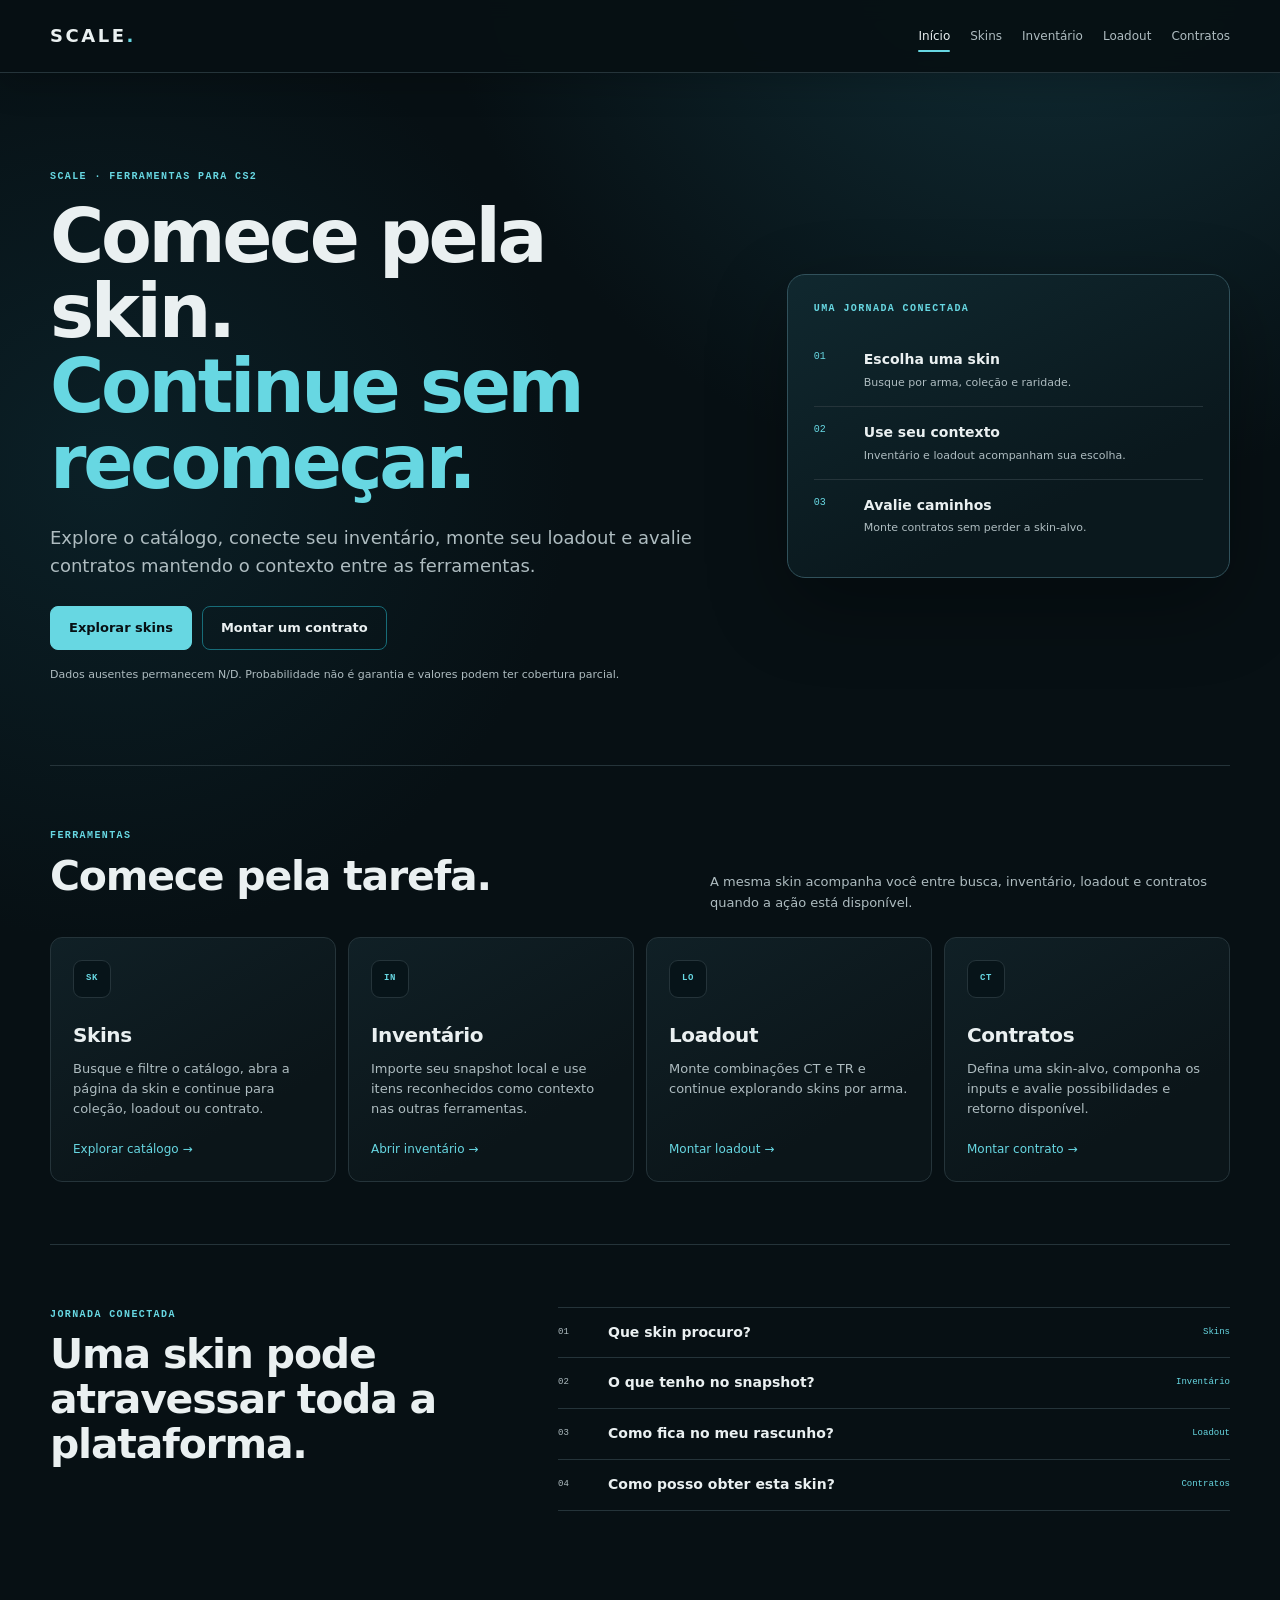
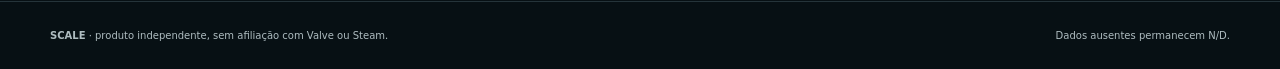
<file: index.html>
<!doctype html>
<html lang="pt-BR">
<head>
<meta charset="utf-8"><meta name="viewport" content="width=device-width,initial-scale=1">
<title>SCALE — Skins, inventário e contratos</title>
<meta name="description" content="Explore skins, use seu inventário como contexto, monte seu loadout e teste contratos na SCALE.">
<meta name="theme-color" content="#071014"><link rel="stylesheet" href="platform.css">
</head>
<body>
<a class="skip" href="#main">Ir para o conteúdo</a>
<header class="site-header"><div class="wrap nav-shell"><a class="brand" href="./" aria-label="SCALE">SCALE<span>.</span></a><nav class="nav" aria-label="Navegação principal">
      <a class="active" href="./">Início</a>
      <a href="./database/">Skins</a>
      <a href="./inventory/">Inventário</a>
      <a href="./loadout/">Loadout</a>
      <a href="./tradeup/">Contratos</a>
    </nav></div></header>
<main id="main">
<section class="wrap hero platform-hero">
  <div class="hero-copy">
    <p class="eyebrow">SCALE · ferramentas para CS2</p>
    <h1>Comece pela skin.<br><em>Continue sem recomeçar.</em></h1>
    <p class="lead">Explore o catálogo, conecte seu inventário, monte seu loadout e avalie contratos mantendo o contexto entre as ferramentas.</p>
    <div class="hero-actions">
      <a class="button primary" href="database/">Explorar skins</a>
      <a class="button secondary" href="tradeup/">Montar um contrato</a>
    </div>
    <p class="trust-note">Dados ausentes permanecem N/D. Probabilidade não é garantia e valores podem ter cobertura parcial.</p>
  </div>
  <aside class="journey-card" aria-label="Jornada SCALE">
    <p class="eyebrow">Uma jornada conectada</p>
    <ol class="journey-steps">
      <li><span>01</span><div><strong>Escolha uma skin</strong><small>Busque por arma, coleção e raridade.</small></div></li>
      <li><span>02</span><div><strong>Use seu contexto</strong><small>Inventário e loadout acompanham sua escolha.</small></div></li>
      <li><span>03</span><div><strong>Avalie caminhos</strong><small>Monte contratos sem perder a skin-alvo.</small></div></li>
    </ol>
  </aside>
</section>
<section id="platform" class="wrap section"><div class="section-head"><div><p class="eyebrow">Ferramentas</p><h2>Comece pela tarefa.</h2></div><p class="section-copy">A mesma skin acompanha você entre busca, inventário, loadout e contratos quando a ação está disponível.</p></div><div class="product-grid">
<a class="product-card available" href="database/"><span class="product-icon">SK</span><h3>Skins</h3><p>Busque e filtre o catálogo, abra a página da skin e continue para coleção, loadout ou contrato.</p><span class="card-action">Explorar catálogo →</span></a>
<a class="product-card available" href="inventory/"><span class="product-icon">IN</span><h3>Inventário</h3><p>Importe seu snapshot local e use itens reconhecidos como contexto nas outras ferramentas.</p><span class="card-action">Abrir inventário →</span></a>
<a class="product-card available" href="loadout/"><span class="product-icon">LO</span><h3>Loadout</h3><p>Monte combinações CT e TR e continue explorando skins por arma.</p><span class="card-action">Montar loadout →</span></a>
<a class="product-card available" href="tradeup/"><span class="product-icon">CT</span><h3>Contratos</h3><p>Defina uma skin-alvo, componha os inputs e avalie possibilidades e retorno disponível.</p><span class="card-action">Montar contrato →</span></a>
</div></section>
<section class="wrap section split"><div><p class="eyebrow">Jornada conectada</p><h2>Uma skin pode atravessar toda a plataforma.</h2></div><div class="question-flow"><div><span>01</span><strong>Que skin procuro?</strong><small><a href="database/">Skins</a></small></div><div><span>02</span><strong>O que tenho no snapshot?</strong><small><a href="inventory/">Inventário</a></small></div><div><span>03</span><strong>Como fica no meu rascunho?</strong><small><a href="loadout/">Loadout</a></small></div><div><span>04</span><strong>Como posso obter esta skin?</strong><small><a href="tradeup/">Contratos</a></small></div></div></section>
</main>
<footer class="footer"><div class="wrap footer-row"><span><strong>SCALE</strong> · produto independente, sem afiliação com Valve ou Steam.</span><span>Dados ausentes permanecem N/D.</span></div></footer>
</body></html>
</file>
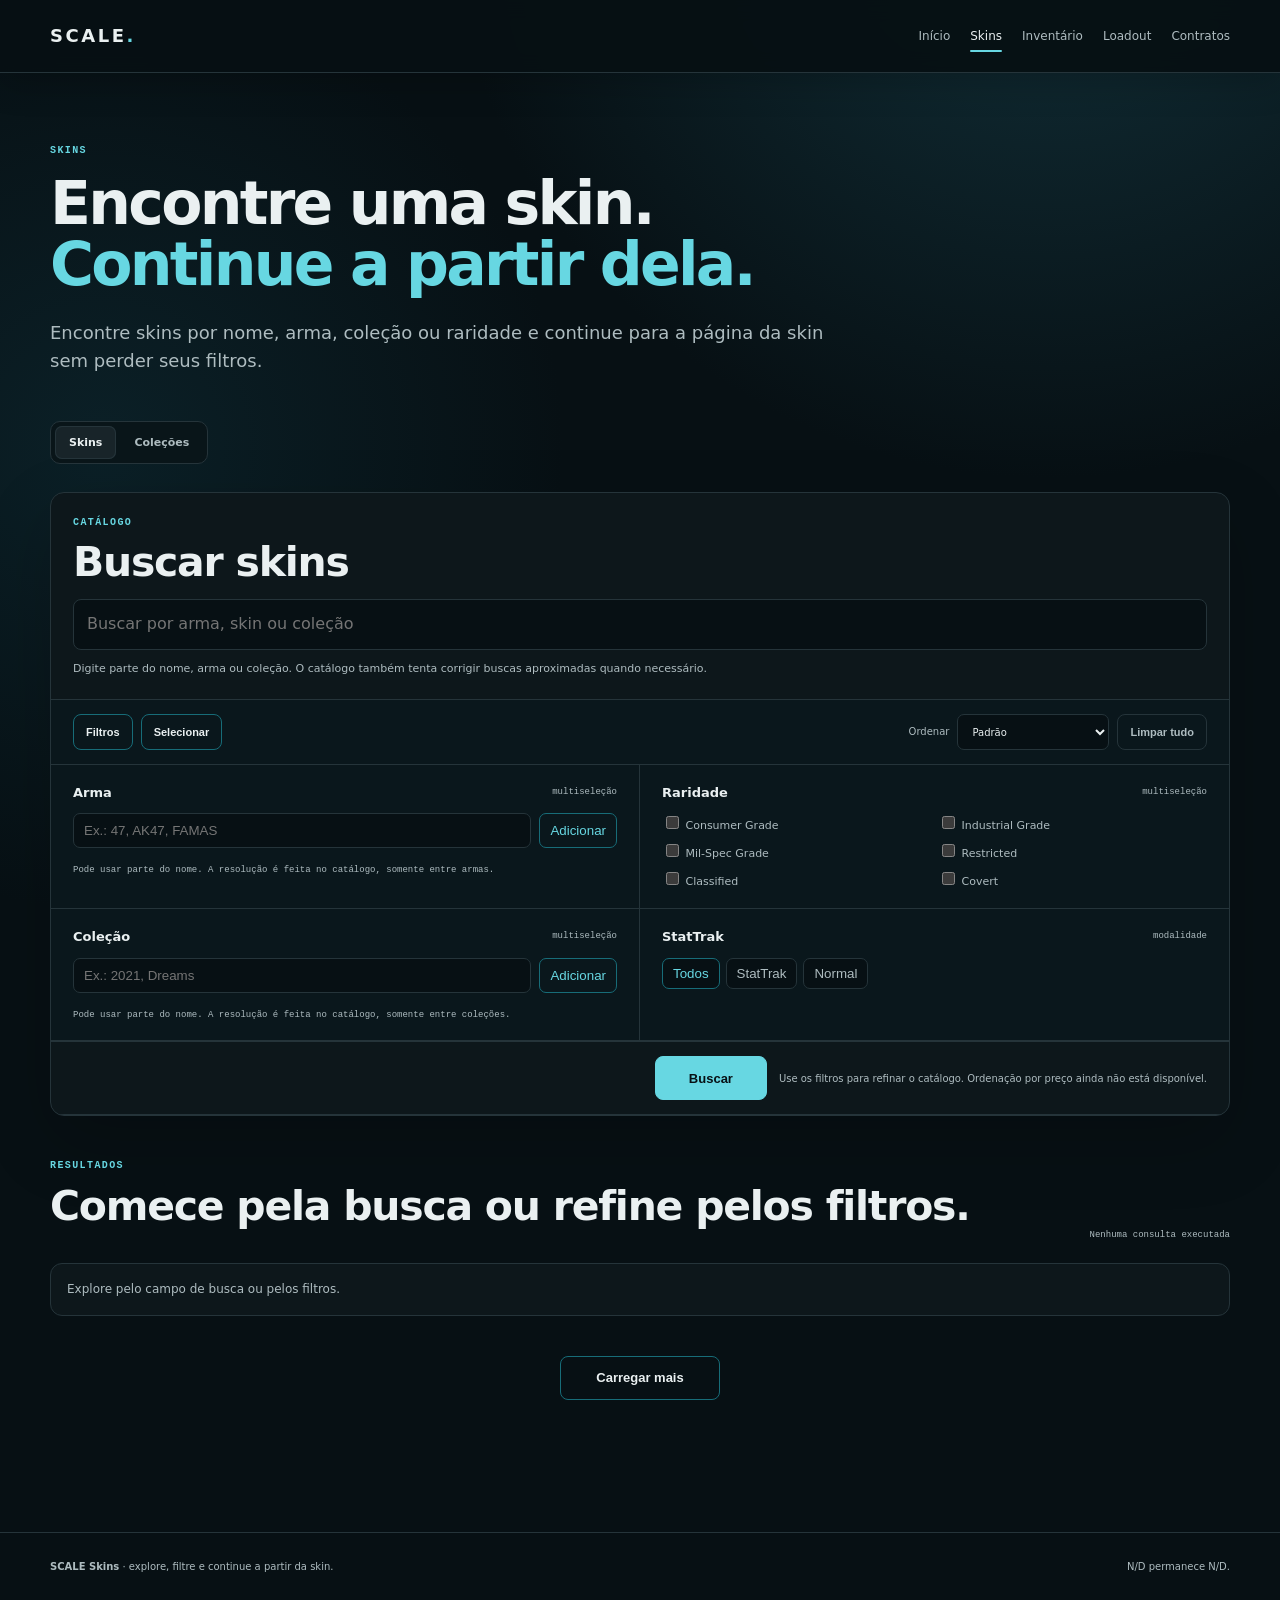
<file: database/index.html>
<!doctype html>
<html lang="pt-BR">
<head>
<meta charset="utf-8">
<meta name="viewport" content="width=device-width,initial-scale=1">
<title>SCALE — Skins</title>
<meta name="description" content="Explore skins por busca e filtros, preservando o contexto ao abrir cada skin.">
<meta name="theme-color" content="#071014">
<link rel="stylesheet" href="../platform.css">
</head>
<body>
<a class="skip" href="#main">Ir para o conteúdo</a>
<header class="site-header">
  <div class="wrap nav-shell">
    <a class="brand" href="../" aria-label="SCALE home">SCALE<span>.</span></a>
    <nav class="nav" aria-label="Navegação principal">
      <a href="../">Início</a>
      <a class="active" href="../database/">Skins</a>
      <a href="../inventory/">Inventário</a>
      <a href="../loadout/">Loadout</a>
      <a href="../tradeup/">Contratos</a>
    </nav>
  </div>
</header>
<main id="main" class="wrap database-page">
  <section class="page-hero db-hero">
    <p class="eyebrow">Skins</p>
    <h1>Encontre uma skin.<br><em>Continue a partir dela.</em></h1>
    <p class="lead">Encontre skins por nome, arma, coleção ou raridade e continue para a página da skin sem perder seus filtros.</p>
    <div class="catalog-tabs" aria-label="Explorar catálogo"><a class="active" href="./">Skins</a><a href="collections/">Coleções</a></div>
  </section>
  <div id="loadoutContext" class="origin-context" hidden>
    <div><strong id="loadoutContextTitle">Escolhendo para o Loadout</strong><span id="loadoutContextHelper">Os resultados estão contextualizados para a arma selecionada.</span></div>
    <a id="loadoutBackBtn" class="button secondary compact" href="../loadout/">Voltar ao Loadout</a>
  </div>
  <section class="explorer-shell" aria-labelledby="explorer-title">
    <div class="explorer-search">
      <div><p class="eyebrow">Catálogo</p><h2 id="explorer-title">Buscar skins</h2></div>
      <div class="search-row reactive-search"><input id="skinSearch" autocomplete="off" placeholder="Buscar por arma, skin ou coleção" aria-label="Buscar por arma, skin ou coleção" aria-controls="searchSuggestions" aria-expanded="false"><div id="searchSuggestions" class="search-suggestions" hidden></div></div>
      <p class="search-help">Digite parte do nome, arma ou coleção. O catálogo também tenta corrigir buscas aproximadas quando necessário.</p>
    </div>
    <div class="filter-toolbar">
      <button id="filterToggle" class="button secondary compact" type="button" aria-expanded="true">Filtros</button>
      <button id="selectToggle" class="button secondary compact" type="button" aria-pressed="false">Selecionar</button>
      <label class="sort-control">Ordenar
        <select id="sortSelect" aria-label="Ordenar skins">
          <option value="default">Padrão</option>
          <option value="name_asc">Nome A–Z</option>
          <option value="name_desc">Nome Z–A</option>
          <option value="rarity_asc">Raridade crescente</option>
          <option value="rarity_desc">Raridade decrescente</option>
        </select>
      </label>
      <button id="clearAllBtn" class="button ghost compact" type="button">Limpar tudo</button>
    </div>
    <section id="filtersPanel" class="filters-panel" aria-label="Filtros">
      <div class="filter-group"><div class="filter-head"><strong>Arma</strong><small>multiseleção</small></div><div class="token-entry"><input id="weaponInput" placeholder="Ex.: 47, AK47, FAMAS" aria-label="Adicionar filtro de arma"><button id="weaponAdd" type="button">Adicionar</button></div><div id="weaponTokens" class="token-list"></div><div id="weaponResolution" class="field-resolution" hidden></div><p class="filter-note">Pode usar parte do nome. A resolução é feita no catálogo, somente entre armas.</p></div>
      <div class="filter-group"><div class="filter-head"><strong>Raridade</strong><small>multiseleção</small></div><div class="check-grid">
        <label><input type="checkbox" name="rarity" value="Consumer Grade"> Consumer Grade</label><label><input type="checkbox" name="rarity" value="Industrial Grade"> Industrial Grade</label><label><input type="checkbox" name="rarity" value="Mil-Spec Grade"> Mil-Spec Grade</label><label><input type="checkbox" name="rarity" value="Restricted"> Restricted</label><label><input type="checkbox" name="rarity" value="Classified"> Classified</label><label><input type="checkbox" name="rarity" value="Covert"> Covert</label>
      </div></div>
      <div class="filter-group"><div class="filter-head"><strong>Coleção</strong><small>multiseleção</small></div><div class="token-entry"><input id="collectionInput" placeholder="Ex.: 2021, Dreams" aria-label="Adicionar filtro de coleção"><button id="collectionAdd" type="button">Adicionar</button></div><div id="collectionTokens" class="token-list"></div><div id="collectionResolution" class="field-resolution" hidden></div><p class="filter-note">Pode usar parte do nome. A resolução é feita no catálogo, somente entre coleções.</p></div>
      <div class="filter-group"><div class="filter-head"><strong>StatTrak</strong><small>modalidade</small></div><div class="segmented" role="group" aria-label="Filtro StatTrak"><button type="button" data-stattrak="" class="active">Todos</button><button type="button" data-stattrak="true">StatTrak</button><button type="button" data-stattrak="false">Normal</button></div></div>
    </section>
    <div class="search-actions"><button id="searchBtn" class="button primary" type="button">Buscar</button><span>Use os filtros para refinar o catálogo. Ordenação por preço ainda não está disponível.</span></div>
    <div id="activeFilters" class="context-rail" hidden><div><span id="activeFilterCount">Nenhum filtro aplicado</span><div id="activeFilterChips" class="active-filter-chips"></div></div><button id="clearFiltersBtn" class="text-button" type="button">Limpar filtros</button></div>
    <div id="selectionBar" class="selection-bar" hidden><div><strong>Seleção múltipla</strong><span id="selectionCount">0 selecionadas</span></div><div class="selection-actions"><button id="openFirstBtn" class="button secondary compact" type="button" disabled>Abrir primeira skin</button><button id="compareBtn" class="button ghost compact" type="button" disabled title="Comparação ainda não disponível">Comparar seleção</button><button id="clearSelectionBtn" class="text-button" type="button">Limpar seleção</button></div></div>
    <div id="capabilityNotice" class="capability-notice" hidden><strong>Resultados atualizados para esta consulta.</strong><span>Busca e filtros podem ser combinados. Termos parciais de arma e coleção são resolvidos pelo catálogo.</span></div>
  </section>
  <section class="results-section"><div class="results-head"><div><p class="eyebrow">Resultados</p><h2 id="resultsTitle">Comece pela busca ou refine pelos filtros.</h2></div><div id="resultsMeta" class="results-meta">Nenhuma consulta executada</div></div><div id="stateBox" class="state-box">Comece pela busca ou refine pelos filtros.</div><section id="results" class="results explorer-results" aria-live="polite"></section><div class="pagination-row"><button id="loadMoreBtn" class="button secondary" type="button" hidden>Carregar mais</button></div></section>
</main>
<footer class="footer"><div class="wrap footer-row"><span><strong>SCALE Skins</strong> · explore, filtre e continue a partir da skin.</span><span>N/D permanece N/D.</span></div></footer>
<script src="app.js"></script>
</body></html>
</file>
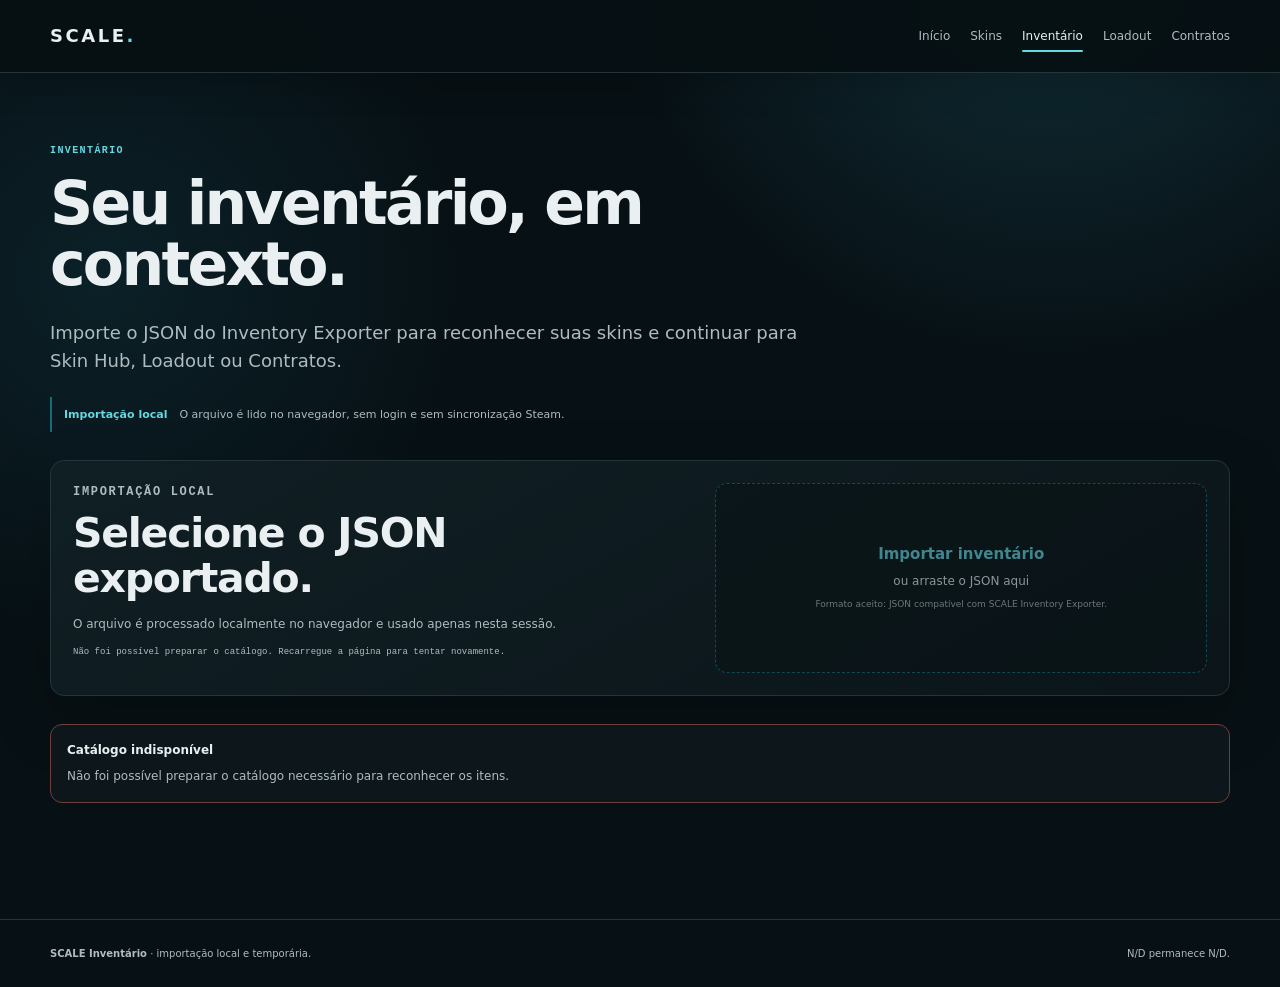
<file: inventory/index.html>
<!doctype html>
<html lang="pt-BR">
<head>
<meta charset="utf-8">
<meta name="viewport" content="width=device-width,initial-scale=1">
<title>SCALE — Inventário</title>
<meta name="description" content="Importe localmente um snapshot do SCALE Inventory Exporter e use seu inventário como contexto na plataforma.">
<meta name="theme-color" content="#071014">
<link rel="stylesheet" href="../platform.css">
<link rel="stylesheet" href="styles.css">
</head>
<body>
<a class="skip" href="#main">Ir para o conteúdo</a>
<header class="site-header">
  <div class="wrap nav-shell">
    <a class="brand" href="../" aria-label="SCALE home">SCALE<span>.</span></a>
    <nav class="nav" aria-label="Navegação principal">
      <a href="../">Início</a>
      <a href="../database/">Skins</a>
      <a class="active" href="../inventory/">Inventário</a>
      <a href="../loadout/">Loadout</a>
      <a href="../tradeup/">Contratos</a>
    </nav>
  </div>
</header>

<main id="main" class="wrap inventory-page">
  <section class="page-hero inventory-hero">
    <p class="eyebrow">Inventário</p>
    <h1>Seu inventário, em contexto.</h1>
    <p class="lead">Importe o JSON do Inventory Exporter para reconhecer suas skins e continuar para Skin Hub, Loadout ou Contratos.</p>
    <div class="snapshot-note"><strong>Importação local</strong><span>O arquivo é lido no navegador, sem login e sem sincronização Steam.</span></div>
  </section>

  <section id="importPanel" class="import-panel">
    <div class="import-copy">
      <p class="eyebrow">Importação local</p>
      <h2>Selecione o JSON exportado.</h2>
      <p>O arquivo é processado localmente no navegador e usado apenas nesta sessão.</p>
      <p id="catalogStatus" class="catalog-status">Preparando catálogo público para matching local…</p>
    </div>
    <label id="dropZone" class="drop-zone" aria-disabled="true">
      <input id="fileInput" type="file" accept=".json,application/json" disabled>
      <strong>Importar inventário</strong>
      <span>ou arraste o JSON aqui</span>
      <small>Formato aceito: JSON compatível com SCALE Inventory Exporter.</small>
    </label>
  </section>

  <div id="errorBox" class="state-box error" hidden role="alert"></div>

  <section id="snapshotSection" hidden>
    <section class="snapshot-summary">
      <div>
        <p class="eyebrow">Inventário importado</p>
        <h2 id="snapshotTitle">Snapshot carregado</h2>
        <p id="snapshotFreshness" class="snapshot-freshness">Origem observada: N/D</p>
      </div>
      <div class="snapshot-actions">
        <label class="button secondary compact">Reimportar<input id="replaceInput" type="file" accept=".json,application/json" hidden></label>
        <button id="clearSnapshotBtn" class="button ghost compact" type="button">Remover snapshot</button>
      </div>
    </section>

    <section class="metric-grid inventory-metrics">
      <article class="metric"><span>Itens no snapshot</span><strong id="totalCount">0</strong><small>assets preservados individualmente</small></article>
      <article class="metric"><span>Reconhecidos</span><strong id="matchedCount">0</strong><small>reconhecimento no catálogo</small></article>
      <article class="metric"><span>Parciais</span><strong id="partialCount">0</strong><small>dados insuficientes para match completo</small></article>
      <article class="metric"><span>Fora do catálogo</span><strong id="outsideCount">0</strong><small>item mantido sem correspondência no catálogo</small></article>
    </section>

    <section class="inventory-toolbar">
      <div class="inventory-filters" role="group" aria-label="Filtrar inventário">
        <button class="active" data-filter="ALL" type="button">Todos</button>
        <button data-filter="MATCHED" type="button">Reconhecidos</button>
        <button data-filter="PARTIAL" type="button">Parciais</button>
        <button data-filter="OUTSIDE_CATALOG" type="button">Fora do catálogo</button>
      </div>
      <div class="inventory-search"><input id="inventorySearch" placeholder="Buscar neste snapshot" aria-label="Buscar neste snapshot"></div>
    </section>

    <div id="inventoryState" class="state-box" hidden></div>
    <section id="inventoryGrid" class="inventory-grid" aria-live="polite"></section>
  </section>
</main>

<footer class="footer"><div class="wrap footer-row"><span><strong>SCALE Inventário</strong> · importação local e temporária.</span><span>N/D permanece N/D.</span></div></footer>
<script src="app.js"></script>
</body>
</html>
</file>
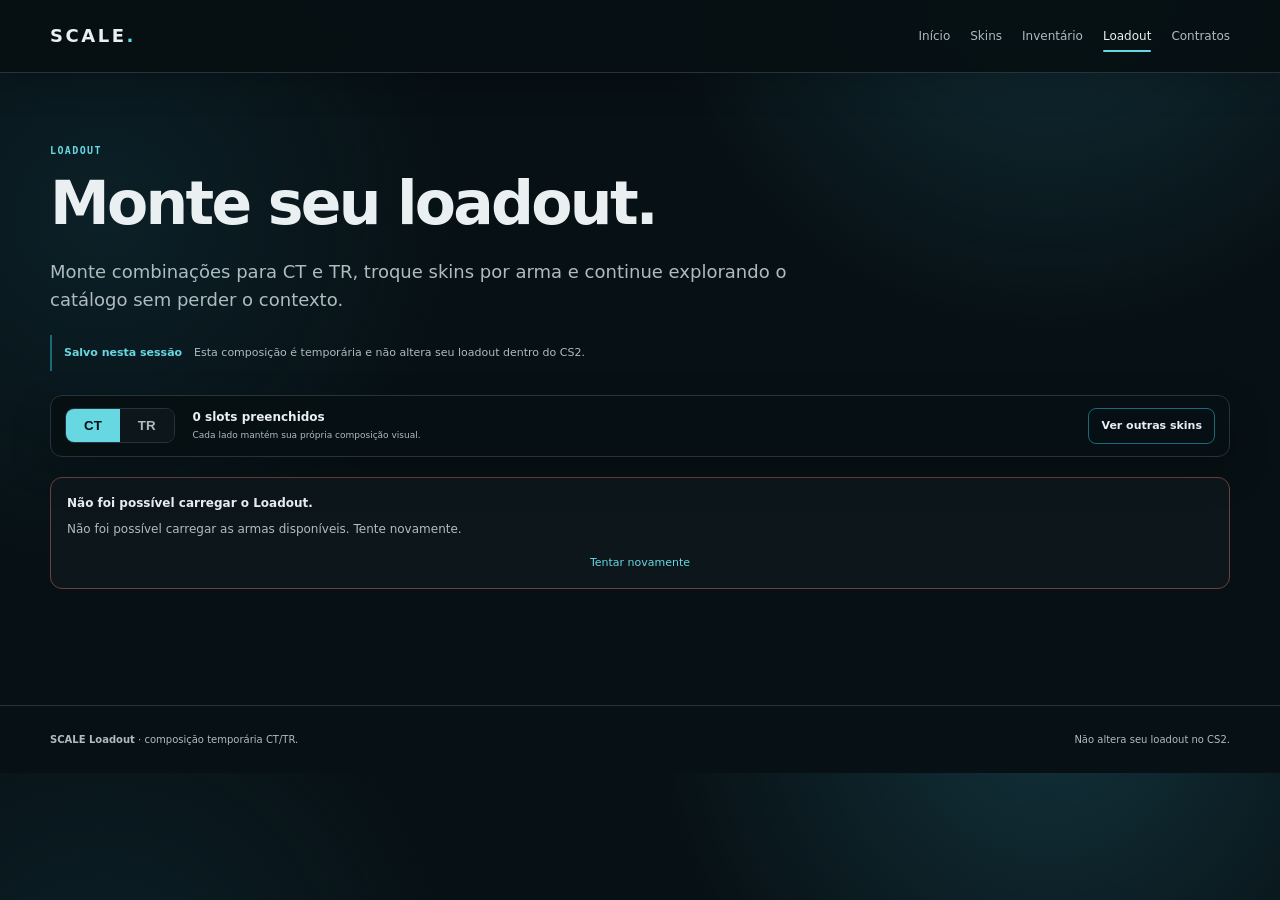
<file: loadout/index.html>
<!doctype html>
<html lang="pt-BR">
<head>
<meta charset="utf-8">
<meta name="viewport" content="width=device-width,initial-scale=1">
<title>SCALE — Loadout</title>
<meta name="description" content="Rascunho temporário de loadout de armas e skins na SCALE.">
<meta name="theme-color" content="#071014">
<link rel="stylesheet" href="../platform.css">
<link rel="stylesheet" href="styles.css">
</head>
<body>
<a class="skip" href="#main">Ir para o conteúdo</a>
<header class="site-header">
  <div class="wrap nav-shell">
    <a class="brand" href="../" aria-label="SCALE home">SCALE<span>.</span></a>
    <nav class="nav" aria-label="Navegação principal">
      <a href="../">Início</a>
      <a href="../database/">Skins</a>
      <a href="../inventory/">Inventário</a>
      <a class="active" href="../loadout/">Loadout</a>
      <a href="../tradeup/">Contratos</a>
    </nav>
  </div>
</header>

<main id="main" class="wrap loadout-page">
  <section class="page-hero loadout-hero">
    <p class="eyebrow">Loadout</p>
    <h1>Monte seu loadout.</h1>
    <p class="lead">Monte combinações para CT e TR, troque skins por arma e continue explorando o catálogo sem perder o contexto.</p>
    <div class="draft-note"><strong>Salvo nesta sessão</strong><span>Esta composição é temporária e não altera seu loadout dentro do CS2.</span></div>
  </section>

  <section id="arrivalPanel" class="arrival-panel" hidden aria-live="polite">
    <div><p class="eyebrow">Contexto recebido</p><h2 id="arrivalTitle">Adicionando skin</h2><p id="arrivalText"></p></div>
    <div id="arrivalActions" class="arrival-actions"></div>
  </section>

  <section class="loadout-toolbar">
    <div class="side-tabs" role="tablist" aria-label="Lado do loadout">
      <button id="ctTab" role="tab" data-side="CT" aria-selected="true">CT</button>
      <button id="tTab" role="tab" data-side="T" aria-selected="false">TR</button>
    </div>
    <div class="loadout-summary">
      <strong id="summaryCount">0 slots preenchidos</strong>
      <span>Cada lado mantém sua própria composição visual.</span>
    </div>
    <a id="exploreDatabaseBtn" class="button secondary compact" href="../database/">Ver outras skins</a>
  </section>

  <div id="loadoutState" class="state-box">Carregando taxonomia de armas…</div>

  <section id="loadoutBody" hidden>
    <section id="emptyState" class="empty-loadout" hidden>
      <p class="eyebrow">Rascunho vazio</p>
      <h2>Seu Loadout está vazio.</h2>
      <p>Comece escolhendo uma skin ou abra Skins para explorar por arma.</p>
    </section>

    <section class="weapon-section" data-group="PISTOL">
      <div class="section-head"><div><p class="eyebrow">Armas</p><h2>Pistolas</h2></div><p class="section-copy">Seleções temporárias do lado atual.</p></div>
      <div id="pistolGrid" class="loadout-grid"></div>
    </section>

    <section class="weapon-section" data-group="MID_TIER">
      <div class="section-head"><div><p class="eyebrow">Armas</p><h2>Intermediárias</h2></div></div>
      <div id="midGrid" class="loadout-grid"></div>
    </section>

    <section class="weapon-section" data-group="RIFLE">
      <div class="section-head"><div><p class="eyebrow">Armas</p><h2>Rifles</h2></div></div>
      <div id="rifleGrid" class="loadout-grid"></div>
    </section>

    <section id="equipmentSection" class="weapon-section equipment-section">
      <div class="section-head"><div><p class="eyebrow">Equipamento especial</p><h2>Zeus</h2></div><p class="section-copy">Equipamento especial disponível no rascunho.</p></div>
      <div id="zeusGrid" class="loadout-grid equipment-grid"></div>
    </section>
  </section>
</main>

<footer class="footer"><div class="wrap footer-row"><span><strong>SCALE Loadout</strong> · composição temporária CT/TR.</span><span>Não altera seu loadout no CS2.</span></div></footer>
<script src="app.js"></script>
</body>
</html>
</file>
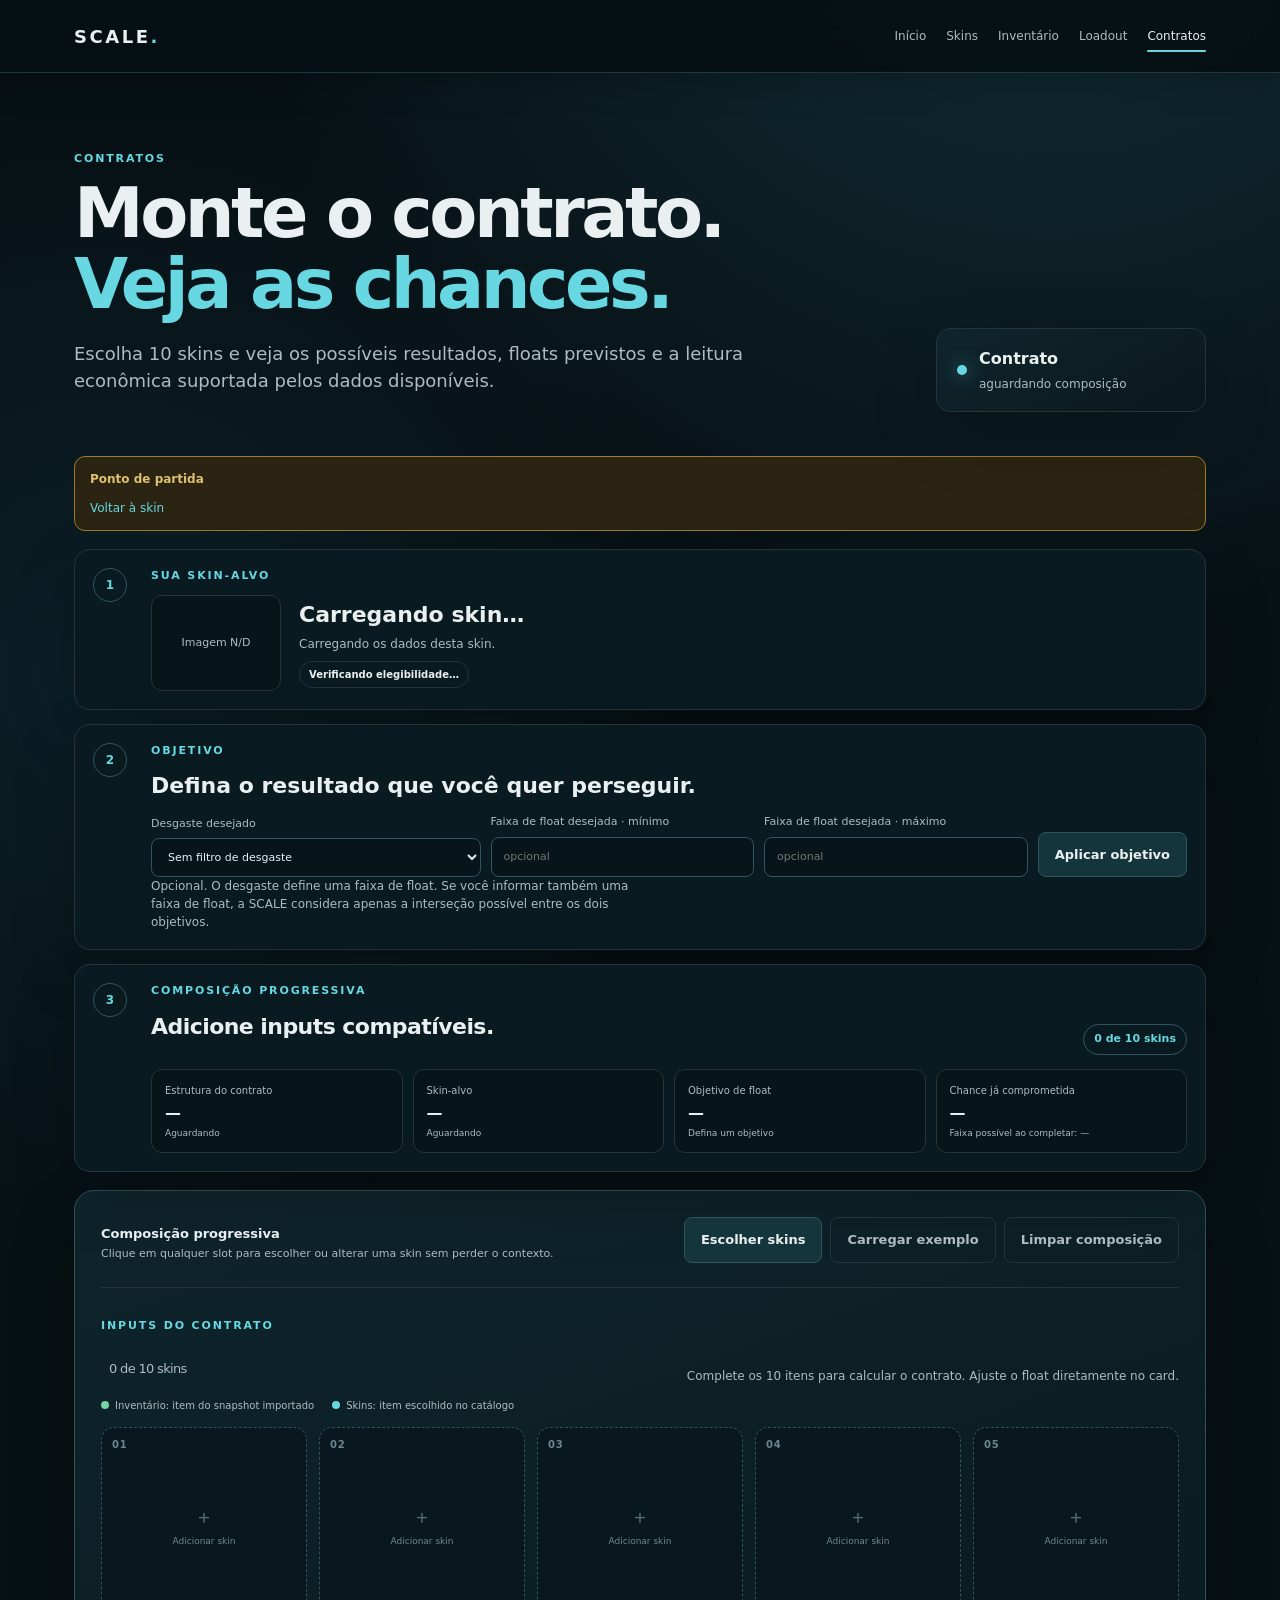
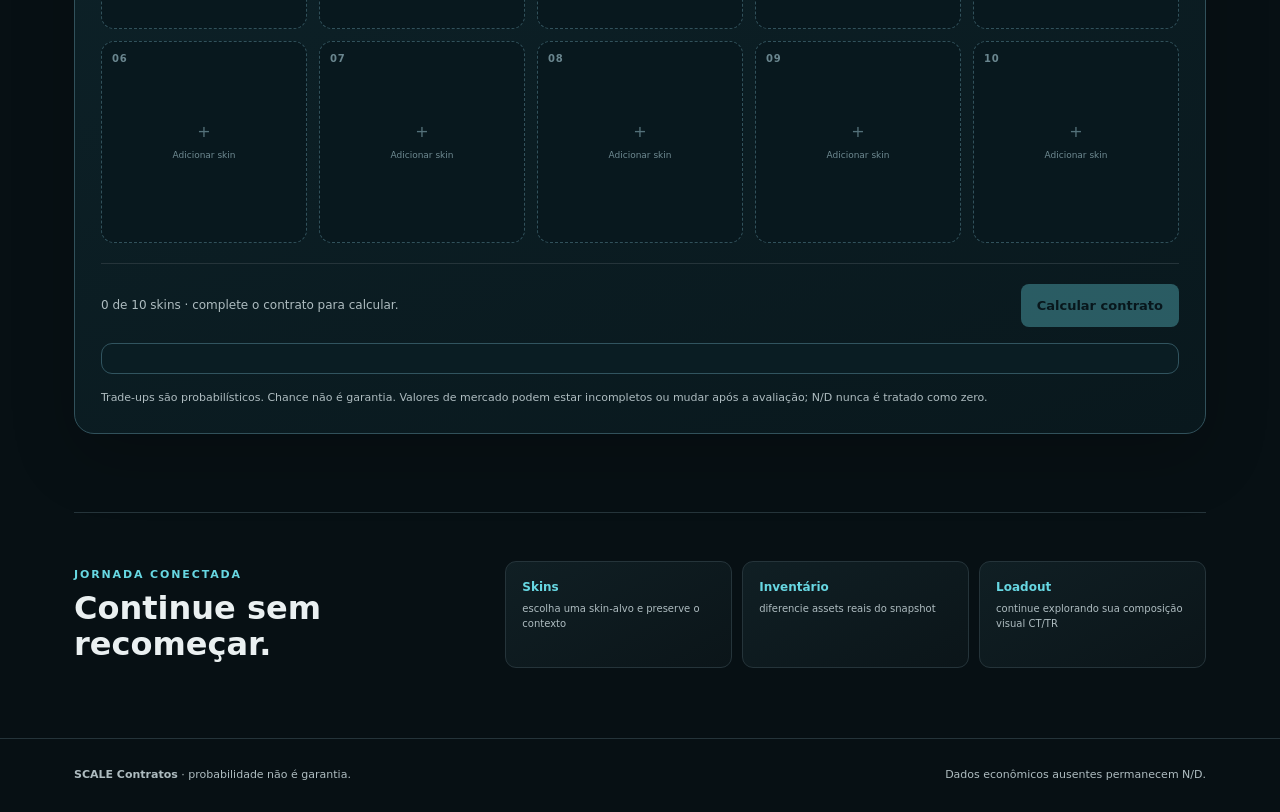
<file: tradeup/index.html>
<!doctype html>
<html lang="pt-BR">
<head>
<meta charset="utf-8">
<meta name="viewport" content="width=device-width,initial-scale=1">
<title>SCALE — Contratos</title>
<meta name="description" content="Monte contratos de trade-up, acompanhe a chance da skin-alvo e avalie o resultado com dados certificados.">
<meta name="theme-color" content="#071419">
<link rel="stylesheet" href="styles.css">
</head>
<body>
<a class="skip" href="#main">Ir para o conteúdo</a>
<header class="site-header">
  <div class="wrap nav-wrap">
    <a class="brand" href="../index.html" aria-label="SCALE">SCALE<span>.</span></a>
    <nav class="nav" aria-label="Navegação principal">
      <a href="../">Início</a>
      <a href="../database/">Skins</a>
      <a href="../inventory/">Inventário</a>
      <a href="../loadout/">Loadout</a>
      <a class="active" href="../tradeup/">Contratos</a>
    </nav>
  </div>
</header>

<main id="main" class="wrap">
  <section class="hero">
    <div>
      <p class="eyebrow">Contratos</p>
      <h1 id="pageTitle">Monte o contrato.<br><em>Veja as chances.</em></h1>
      <p id="pageLead" class="lead">Escolha 10 skins e veja os possíveis resultados, floats previstos e a leitura econômica suportada pelos dados disponíveis.</p>
    </div>
    <div class="hero-status" aria-live="polite">
      <div class="status-dot"></div>
      <div><strong>Contrato</strong><span id="engineStatus">aguardando composição</span></div>
    </div>
  </section>

  <div id="tradeOriginContext" class="state-banner partial trade-origin-context" hidden>
    <strong id="tradeOriginTitle">Ponto de partida</strong>
    <span id="tradeOriginDetail"></span>
    <a id="tradeOriginBack" class="text-button context-link" href="../database/">Voltar à skin</a>
  </div>

  <section id="goalPanel" class="goal-panel" hidden>
    <div class="goal-step target-step">
      <div class="step-number">1</div>
      <div class="goal-copy">
        <p class="eyebrow">Sua skin-alvo</p>
        <div class="target-card">
          <div id="targetArt" class="target-art"><span>Imagem N/D</span></div>
          <div>
            <h2 id="targetName">Carregando skin…</h2>
            <p id="targetMeta">Carregando os dados desta skin.</p>
            <div id="targetEligibility" class="inline-state neutral">Verificando elegibilidade…</div>
          </div>
        </div>
      </div>
    </div>

    <div class="goal-step">
      <div class="step-number">2</div>
      <div class="goal-copy">
        <p class="eyebrow">Objetivo</p>
        <h2>Defina o resultado que você quer perseguir.</h2>
        <div class="objective-grid">
          <label>Desgaste desejado
            <select id="wearGoal">
              <option value="">Sem filtro de desgaste</option>
              <option>Factory New</option>
              <option>Minimal Wear</option>
              <option>Field-Tested</option>
              <option>Well-Worn</option>
              <option>Battle-Scarred</option>
            </select>
          </label>
          <label>Faixa de float desejada · mínimo
            <input id="floatMinGoal" type="number" min="0" max="1" step="0.000001" placeholder="opcional">
          </label>
          <label>Faixa de float desejada · máximo
            <input id="floatMaxGoal" type="number" min="0" max="1" step="0.000001" placeholder="opcional">
          </label>
          <button id="applyGoalBtn" class="button secondary" type="button">Aplicar objetivo</button>
        </div>
        <p id="objectiveHelper" class="hint">Opcional. O desgaste define uma faixa de float. Se você informar também uma faixa de float, a SCALE considera apenas a interseção possível entre os dois objetivos.</p>
      </div>
    </div>

    <div class="goal-step">
      <div class="step-number">3</div>
      <div class="goal-copy">
        <div class="section-head compact-head">
          <div><p class="eyebrow">Composição progressiva</p><h2>Adicione inputs compatíveis.</h2></div>
          <span id="goalProgress" class="progress-pill">0 de 10 skins</span>
        </div>
        <div class="goal-status-grid">
          <article><span>Estrutura do contrato</span><strong id="contractValidState">—</strong><small id="contractReason">Aguardando</small></article>
          <article><span>Skin-alvo</span><strong id="targetPossibleState">—</strong><small id="targetPossibleReason">Aguardando</small></article>
          <article><span>Objetivo de float</span><strong id="floatReachableState">—</strong><small id="floatReachableReason">Defina um objetivo</small></article>
          <article><span id="targetProbabilityLabel">Chance já comprometida</span><strong id="targetProbability">—</strong><small id="targetProbabilityRange">Faixa possível ao completar: —</small></article>
        </div>
        <div id="progressiveEnvelope" class="envelope-note" hidden></div>
      </div>
    </div>
  </section>

  <section class="lab-shell">
    <div class="lab-toolbar">
      <div class="selector-launch-copy">
        <strong>Composição progressiva</strong>
        <span>Clique em qualquer slot para escolher ou alterar uma skin sem perder o contexto.</span>
      </div>
      <div class="toolbar-actions">
        <button id="openSelectorBtn" class="button secondary" type="button">Escolher skins</button>
        <button id="demoBtn" class="button ghost" type="button">Carregar exemplo</button>
        <button id="clearBtn" class="button ghost" type="button">Limpar composição</button>
      </div>
    </div>

    <section id="inputSelector" class="input-selector" role="dialog" aria-modal="true" aria-labelledby="selectorTitle" hidden>
      <div class="selector-backdrop" aria-hidden="true"></div>
      <div class="selector-panel">
        <div class="selector-head">
          <div>
            <p class="eyebrow">Seletor de inputs</p>
            <h2 id="selectorTitle">Escolha uma skin</h2>
            <p id="selectorContext" class="hint">Próximo slot disponível.</p>
          </div>
          <button id="selectorCloseBtn" class="selector-close" type="button" aria-label="Fechar seletor">×</button>
        </div>
        <div class="selector-origin-tabs" aria-label="Origem do input">
          <button class="active" type="button" data-selector-origin="ALL">Todos</button>
          <button type="button" data-selector-origin="INVENTORY">Inventário</button>
          <button type="button" data-selector-origin="DATABASE">Skins</button>
        </div>
        <div class="selector-filter-panel">
          <div class="selector-filter-grid">
            <label>Arma
              <input id="selectorWeapon" autocomplete="off" placeholder="Ex.: 47, AK47, FAMAS">
            </label>
            <label>Coleção
              <input id="selectorCollection" autocomplete="off" placeholder="Ex.: 2021, Dreams">
            </label>
          </div>
          <div id="selectorRequiredContext" class="selector-required-context">Compatibilidade: aguardando a primeira seleção.</div>
          <div id="selectorFilterResolution" class="selector-filter-resolution" hidden></div>
        </div>
        <div class="search-shell selector-search-shell">
          <label for="skinSearch" id="searchLabel">Buscar skin ou coleção</label>
          <div class="search-row">
            <input id="skinSearch" autocomplete="off" placeholder="Busque ou deixe vazio para explorar">
            <button id="searchBtn" class="button secondary" type="button">Buscar</button>
          </div>
          <div id="selectorFeedback" class="selector-feedback" role="status" aria-live="polite" hidden></div>
          <div id="searchResults" class="search-results selector-results" hidden></div>
        </div>
      </div>
    </section>
    <div id="addToast" class="add-toast" role="status" aria-live="polite" hidden>Adicionado</div>

    <div class="section-head">
      <div><p class="eyebrow">Inputs do contrato</p><h2><span id="slotCounter">0 de 10 skins</span></h2></div>
      <p id="inputHint" class="hint">Complete os 10 itens para calcular o contrato. Ajuste o float diretamente no card.</p>
    </div>

    <div class="origin-legend" id="originLegend" hidden>
      <span><i class="origin-dot inventory"></i>Inventário: item do snapshot importado</span>
      <span><i class="origin-dot database"></i>Skins: item escolhido no catálogo</span>
    </div>

    <div id="inputGrid" class="input-grid" aria-label="10 slots do contrato"></div>

    <div class="contract-footer">
      <div class="compat" id="compatibility">Complete os 10 itens para calcular o contrato.</div>
      <button id="simulateBtn" class="button primary" type="button" disabled>Calcular contrato</button>
    </div>
    <div id="resultState" class="state-banner" role="status" aria-live="polite" hidden>
      <strong id="resultStateTitle"></strong>
      <span id="resultStateDetail"></span>
    </div>
    <p class="trade-disclaimer">Trade-ups são probabilísticos. Chance não é garantia. Valores de mercado podem estar incompletos ou mudar após a avaliação; N/D nunca é tratado como zero.</p>
  </section>

  <section id="summarySection" class="summary-section" hidden>
    <div class="section-head result-head">
      <div><p class="eyebrow">Avaliação final</p><h2>Resumo econômico</h2></div>
      <button id="advancedBtn" class="text-button" type="button">Ver detalhes</button>
    </div>
    <div class="metric-grid">
      <article class="metric"><span>Custo do contrato</span><strong id="economicCost">—</strong><small>valor econômico dos inputs</small></article>
      <article class="metric"><span>Chance de lucro</span><strong id="profitChance">—</strong><small>quando a cobertura permite</small></article>
      <article class="metric"><span>Valor esperado</span><strong id="expectedValue">—</strong><small>ponderado pelas probabilidades</small></article>
      <article class="metric"><span>Pior recuperação</span><strong id="worstRecovery">—</strong><small>entre os resultados avaliados</small></article>
    </div>
    <div id="advancedPanel" class="advanced-panel" hidden>
      <div><span>ROI</span><strong id="roi">—</strong></div>
      <div><span>Lucro ou perda esperada</span><strong id="expectedProfit">—</strong></div>
      <div><span>Quanto ainda falta pagar</span><strong id="additionalSpend">—</strong></div>
      <div><span>Cobertura</span><strong id="coverage">—</strong></div>
    </div>
  </section>

  <section id="outputsSection" class="outputs-section" hidden>
    <div class="section-head output-section-head">
      <div><p class="eyebrow">Possíveis resultados</p><h2>Resultados do contrato</h2></div>
      <div class="output-mode-switch" role="group" aria-label="Organização dos resultados">
        <button type="button" class="active" data-output-mode="RETURN">Retorno</button>
        <button type="button" data-output-mode="BY_COLLECTION">Por coleção</button>
      </div>
    </div>
    <p class="output-note">A organização vem do backend. A cor verde→amarelo→vermelho representa somente retorno econômico; raridade e coleção continuam sinais independentes.</p>
    <div id="outputOrganizationMeta" class="output-organization-meta" hidden></div>
    <div id="outputGroups"></div>
  </section>

  <section class="platform-strip">
    <div><span class="eyebrow">Jornada conectada</span><h2>Continue sem recomeçar.</h2></div>
    <div class="bridge-grid">
      <article><strong>Skins</strong><span>escolha uma skin-alvo e preserve o contexto</span></article>
      <article><strong>Inventário</strong><span>diferencie assets reais do snapshot</span></article>
      <article><strong>Loadout</strong><span>continue explorando sua composição visual CT/TR</span></article>
    </div>
  </section>
</main>

<footer class="footer"><div class="wrap footer-row"><span><strong>SCALE Contratos</strong> · probabilidade não é garantia.</span><span>Dados econômicos ausentes permanecem N/D.</span></div></footer>
<script src="app.js"></script>
</body>
</html>
</file>
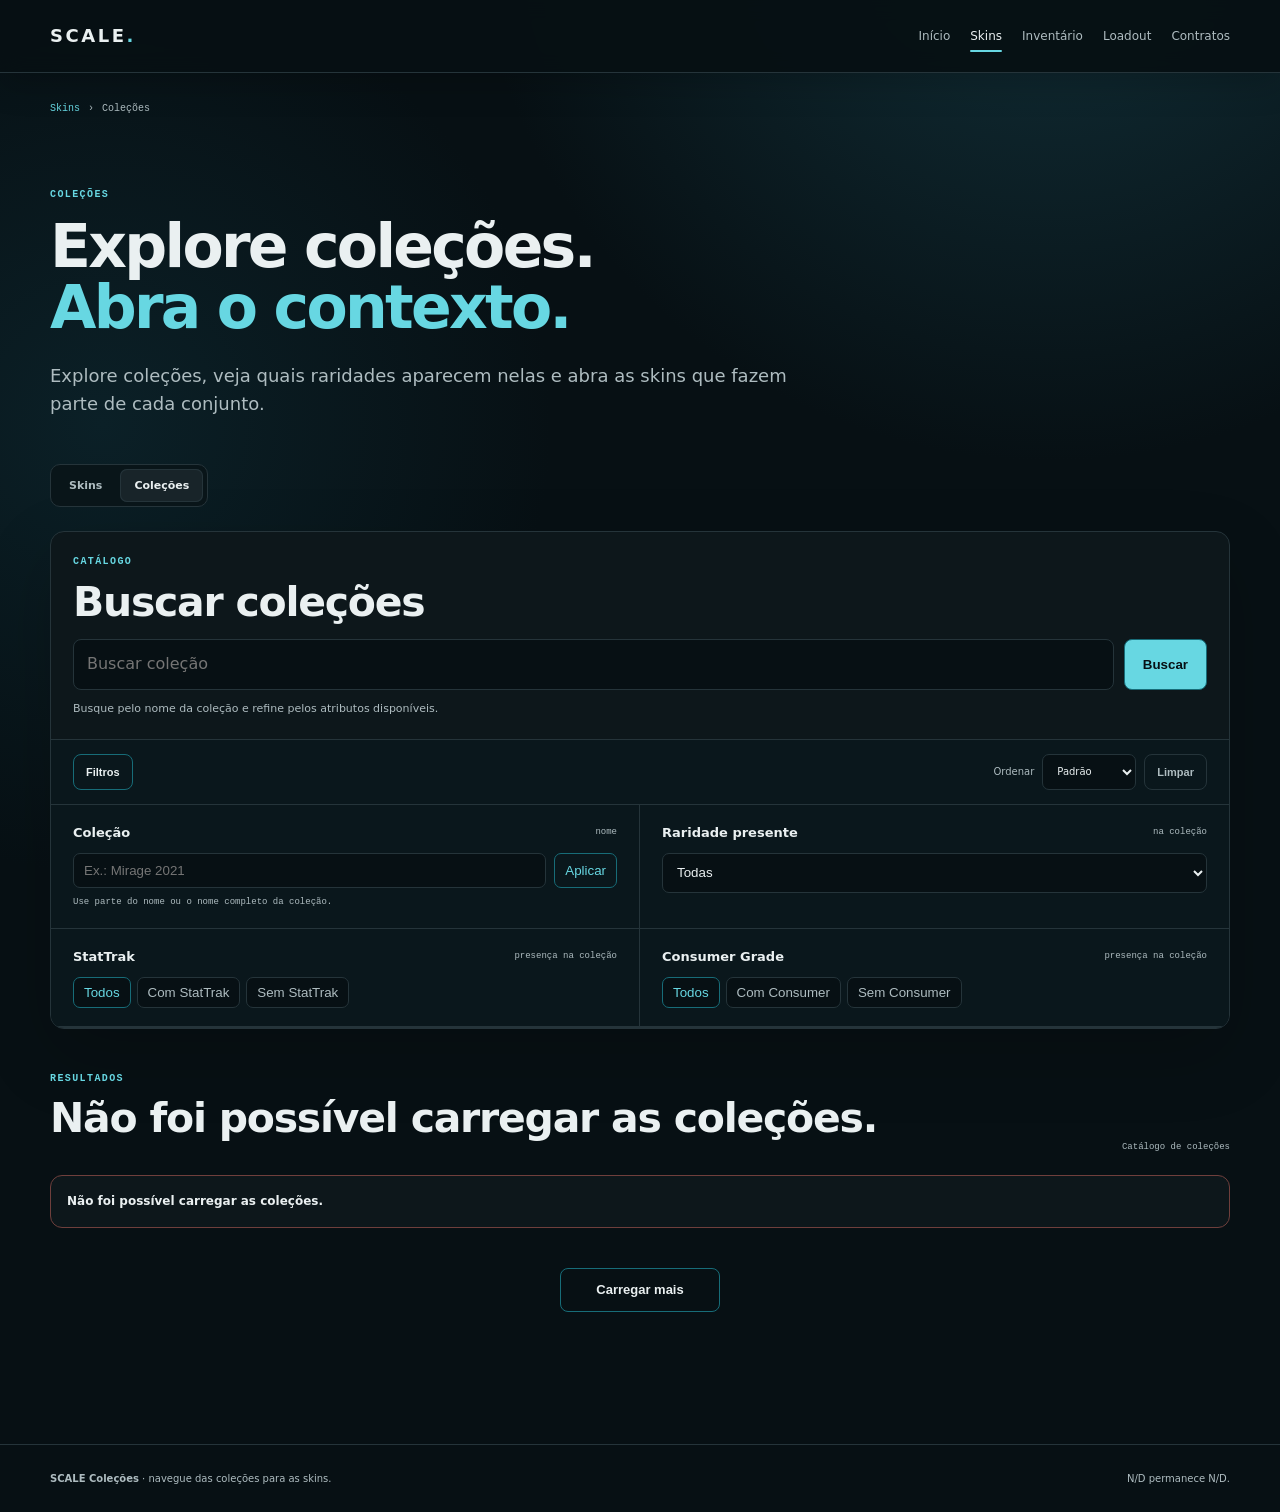
<file: database/collections/index.html>
<!doctype html>
<html lang="pt-BR">
<head>
<meta charset="utf-8">
<meta name="viewport" content="width=device-width,initial-scale=1">
<title>SCALE — Collections Explorer</title>
<meta name="description" content="Explore coleções do catálogo estrutural da SCALE.">
<meta name="theme-color" content="#071014">
<link rel="stylesheet" href="../../platform.css">
</head>
<body>
<a class="skip" href="#main">Ir para o conteúdo</a>
<header class="site-header">
  <div class="wrap nav-shell">
    <a class="brand" href="../../" aria-label="SCALE home">SCALE<span>.</span></a>
    <nav class="nav" aria-label="Navegação principal">
      <a href="../../">Início</a>
      <a class="active" href="../../database/">Skins</a>
      <a href="../../inventory/">Inventário</a>
      <a href="../../loadout/">Loadout</a>
      <a href="../../tradeup/">Contratos</a>
    </nav>
  </div>
</header>

<main id="main" class="wrap database-page collections-page">
  <nav class="breadcrumb" aria-label="Breadcrumb"><a href="../">Skins</a><span>›</span><span>Coleções</span></nav>

  <section class="page-hero db-hero">
    <p class="eyebrow">Coleções</p>
    <h1>Explore coleções.<br><em>Abra o contexto.</em></h1>
    <p class="lead">Explore coleções, veja quais raridades aparecem nelas e abra as skins que fazem parte de cada conjunto.</p>
    <div class="catalog-tabs" aria-label="Explorar catálogo"><a href="../">Skins</a><a class="active" href="./">Coleções</a></div>
  </section>

  <section class="explorer-shell" aria-labelledby="collections-title">
    <div class="explorer-search">
      <div><p class="eyebrow">Catálogo</p><h2 id="collections-title">Buscar coleções</h2></div>
      <div class="search-row"><input id="collectionSearch" autocomplete="off" placeholder="Buscar coleção" aria-label="Buscar coleção"><button id="searchBtn" type="button">Buscar</button></div>
      <p class="search-help">Busque pelo nome da coleção e refine pelos atributos disponíveis.</p>
    </div>

    <div class="filter-toolbar">
      <button id="filterToggle" class="button secondary compact" type="button" aria-expanded="true">Filtros</button>
      <label class="sort-control">Ordenar
        <select id="sortSelect" aria-label="Ordenar coleções">
          <option value="default">Padrão</option>
          <option value="name_asc">Nome A–Z</option>
          <option value="name_desc">Nome Z–A</option>
        </select>
      </label>
      <button id="clearBtn" class="button ghost compact" type="button">Limpar</button>
    </div>

    <section id="filtersPanel" class="filters-panel collections-filters" aria-label="Filtros de coleções">
      <div class="filter-group">
        <div class="filter-head"><strong>Coleção</strong><small>nome</small></div>
        <div class="token-entry"><input id="collectionFilter" placeholder="Ex.: Mirage 2021" aria-label="Filtrar por coleção"><button id="applyCollectionFilter" type="button">Aplicar</button></div>
        <p class="filter-note">Use parte do nome ou o nome completo da coleção.</p>
      </div>
      <div class="filter-group">
        <div class="filter-head"><strong>Raridade presente</strong><small>na coleção</small></div>
        <select id="rarityFilter" class="collection-select" aria-label="Filtrar por raridade presente">
          <option value="">Todas</option>
          <option value="Consumer Grade">Consumer Grade</option>
          <option value="Industrial Grade">Industrial Grade</option>
          <option value="Mil-Spec Grade">Mil-Spec Grade</option>
          <option value="Restricted">Restricted</option>
          <option value="Classified">Classified</option>
          <option value="Covert">Covert</option>
        </select>
      </div>
      <div class="filter-group">
        <div class="filter-head"><strong>StatTrak</strong><small>presença na coleção</small></div>
        <div class="segmented" role="group" aria-label="Filtro de presença StatTrak">
          <button type="button" data-st="" class="active">Todos</button>
          <button type="button" data-st="true">Com StatTrak</button>
          <button type="button" data-st="false">Sem StatTrak</button>
        </div>
      </div>
      <div class="filter-group">
        <div class="filter-head"><strong>Consumer Grade</strong><small>presença na coleção</small></div>
        <div class="segmented" role="group" aria-label="Filtro de Consumer Grade">
          <button type="button" data-consumer="" class="active">Todos</button>
          <button type="button" data-consumer="true">Com Consumer</button>
          <button type="button" data-consumer="false">Sem Consumer</button>
        </div>
      </div>
    </section>
  </section>

  <section class="results-section">
    <div class="results-head">
      <div><p class="eyebrow">Resultados</p><h2 id="resultsTitle">Carregando coleções…</h2></div>
      <div id="resultsMeta" class="results-meta">Catálogo de coleções</div>
    </div>
    <div id="stateBox" class="state-box">Carregando coleções…</div>
    <section id="results" class="collection-results" aria-live="polite"></section>
    <div class="pagination-row"><button id="loadMoreBtn" class="button secondary" type="button" hidden>Carregar mais</button></div>
  </section>
</main>

<footer class="footer"><div class="wrap footer-row"><span><strong>SCALE Coleções</strong> · navegue das coleções para as skins.</span><span>N/D permanece N/D.</span></div></footer>
<script src="app.js"></script>
</body>
</html>
</file>
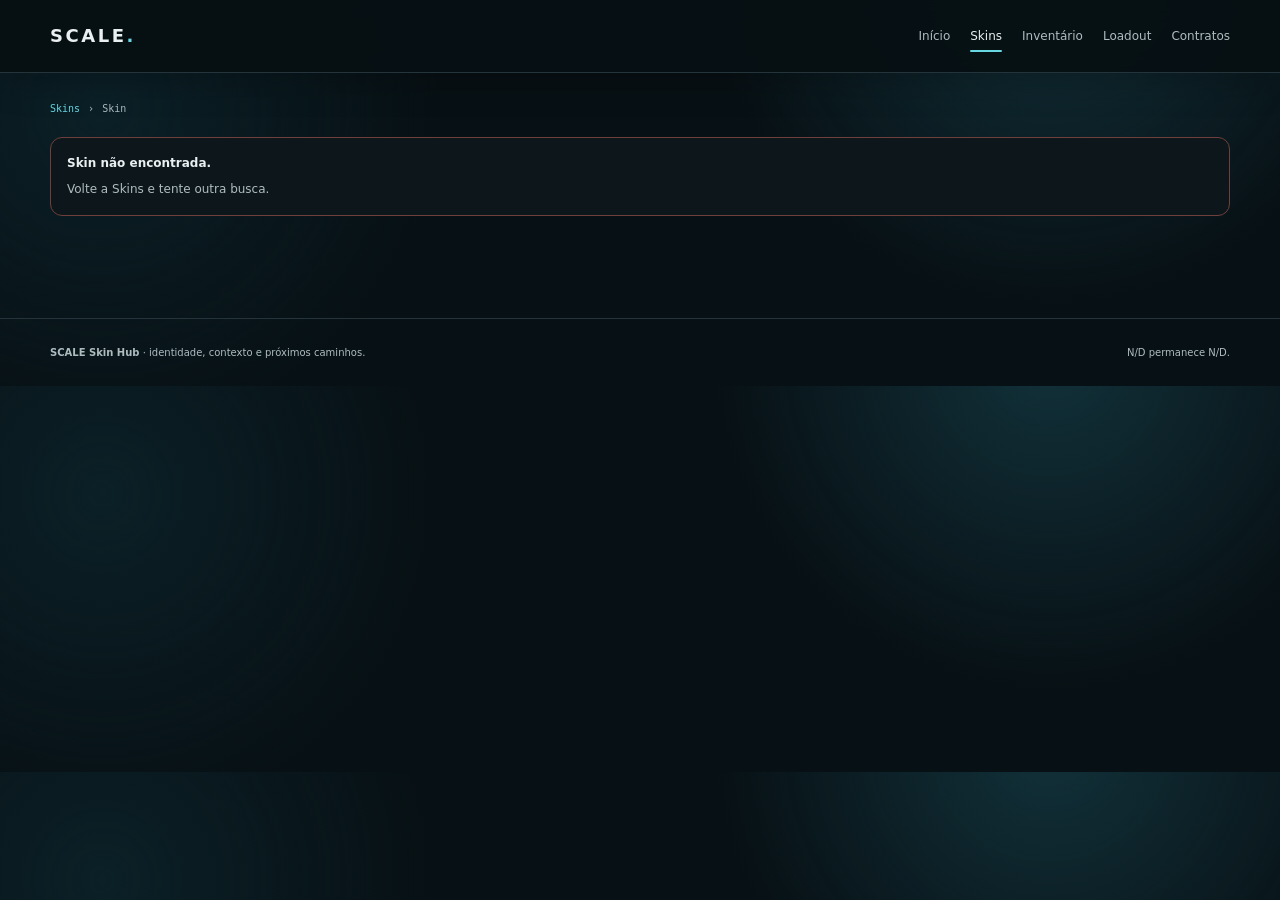
<file: database/skin/index.html>
<!doctype html>
<html lang="pt-BR">
<head>
<meta charset="utf-8">
<meta name="viewport" content="width=device-width,initial-scale=1">
<title>SCALE — Skin Hub</title>
<meta name="description" content="Contexto estrutural de uma skin na SCALE.">
<meta name="theme-color" content="#071014">
<link rel="stylesheet" href="../../platform.css">
</head>
<body>
<a class="skip" href="#main">Ir para o conteúdo</a>
<header class="site-header">
  <div class="wrap nav-shell">
    <a class="brand" href="../../" aria-label="SCALE home">SCALE<span>.</span></a>
    <nav class="nav" aria-label="Navegação principal">
      <a href="../../">Início</a>
      <a class="active" href="../../database/">Skins</a>
      <a href="../../inventory/">Inventário</a>
      <a href="../../loadout/">Loadout</a>
      <a href="../../tradeup/">Contratos</a>
    </nav>
  </div>
</header>

<main id="main" class="wrap entity-page skinhub-v02">
  <nav class="breadcrumb" aria-label="Breadcrumb"><a id="breadcrumbBack" href="../">Skins</a><span>›</span><span id="crumbName">Skin</span></nav>

  <div id="originContext" class="origin-context" hidden>
    <div>
      <strong id="originLabel">Vindo de Skins</strong>
      <span id="originHelper">Sua busca e seus filtros ficam disponíveis ao retornar.</span>
    </div>
    <a id="contextBackBtn" class="button secondary compact" href="../">Voltar aos resultados</a>
  </div>

  <div id="entityState" class="state-box">Carregando skin…</div>

  <article id="entityHub" class="entity-hub" hidden>
    <section class="entity-hero skinhub-hero">
      <div id="entityArt" class="entity-art"><span>Imagem indisponível</span></div>
      <div class="entity-copy">
        <p class="eyebrow">Skin</p>
        <div id="entityIdentityLine" class="identity-line">N/D · N/D</div>
        <h1 id="entityName">N/D</h1>
        <p id="entitySubline" class="entity-subline">N/D</p><div id="inventoryOwnership" class="entity-evidence" hidden></div>
        <div class="entity-actions">
          <a id="loadoutBtn" class="button secondary" href="../../loadout/">Adicionar esta skin ao Loadout</a>
        </div>
        <p class="action-helper">Continue a partir desta skin usando somente as ações disponíveis.</p>
      </div>
    </section>

    <section class="entity-section">
      <div class="section-head">
        <div><p class="eyebrow">Identidade</p><h2>O que a SCALE conhece</h2></div>
        <p class="section-copy">Atributos disponíveis no catálogo. Quando um dado não existe, ele permanece N/D.</p>
      </div>
      <div class="entity-data-grid identity-grid">
        <div><span>Skin</span><strong id="entityFinish">N/D</strong></div>
        <div><span>Arma</span><strong id="entityWeapon">N/D</strong></div>
        <div><span>Raridade</span><strong id="entityRarity">N/D</strong></div>
        <div><span>Coleção</span><strong id="entityCollection">N/D</strong></div>
        <div><span>Modalidade</span><strong id="entityMode">N/D</strong></div>
        <div><span>Identificador</span><strong id="entityKey">N/D</strong></div>
      </div>
    </section>

    <section class="entity-section float-section">
      <div class="section-head">
        <div><p class="eyebrow">Float</p><h2>Faixa estrutural e desgastes</h2></div>
        <p class="section-copy">Faixa estrutural da skin, não float de um exemplar específico.</p>
      </div>
      <div class="float-context-grid">
        <article class="float-range-card">
          <span>Faixa de float</span>
          <strong id="entityFloatRange">N/D</strong>
          <small id="entityFloatHelper">Faixa estrutural da skin, não float de um exemplar específico.</small>
        </article>
        <article class="wear-card">
          <span>Desgastes possíveis</span>
          <div id="entityWears" class="wear-list"><span class="wear-chip unknown">N/D</span></div>
          <small>Derivado da faixa estrutural de float desta skin.</small>
        </article>
      </div>
    </section>

    <section class="entity-section obtain-section">
      <div class="section-head obtain-head">
        <div>
          <p class="eyebrow">Continuidade</p>
          <h2>Como obter esta skin</h2>
        </div>
        <p class="section-copy">Escolha como continuar. Ao abrir Contratos, esta skin segue como seu alvo e a avaliação acontece durante a composição.</p>
      </div>
      <div class="obtain-grid">
        <article class="obtain-card primary-path">
          <span class="obtain-kicker">Contrato de troca</span>
          <h3>Monte um caminho para esta skin</h3>
          <p>Adicione skins e acompanhe se esta skin e o objetivo escolhido continuam possíveis durante a composição.</p>
          <a id="tradeLabBtnBottom" class="button primary" href="../../tradeup/">Montar contrato para esta skin</a>
        </article>
        <article class="obtain-card">
          <span class="obtain-kicker">Coleção</span>
          <h3 id="collectionPathTitle">Explore a coleção</h3>
          <p id="collectionPathHelper">Veja outras skins que pertencem à mesma coleção.</p>
          <a id="collectionBtn" class="button secondary" href="../">Ver skins desta coleção</a>
        </article>
        <article class="obtain-card">
          <span class="obtain-kicker">Inventário</span>
          <h3 id="inventoryPathTitle">Use o que você já tem</h3>
          <p id="inventoryPathHelper">Use itens reconhecidos no seu snapshot como ponto de partida para explorar a composição.</p>
          <a id="inventoryBtn" class="button secondary" href="../../inventory/">Abrir Inventário</a>
        </article>
      </div>
    </section>
  </article>
</main>

<footer class="footer"><div class="wrap footer-row"><span><strong>SCALE Skin Hub</strong> · identidade, contexto e próximos caminhos.</span><span>N/D permanece N/D.</span></div></footer>
<script src="app.js"></script>
</body>
</html>
</file>
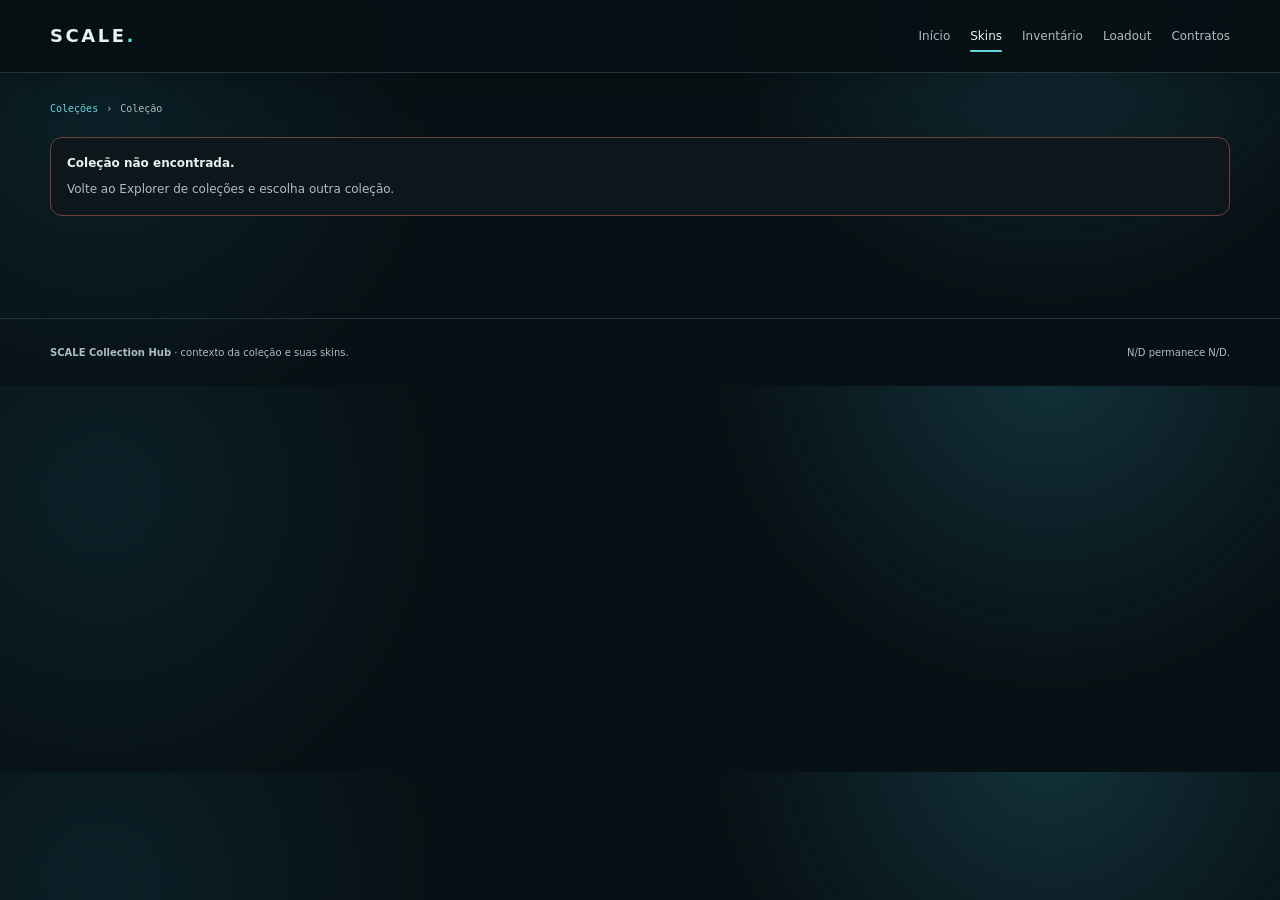
<file: database/collections/collection/index.html>
<!doctype html>
<html lang="pt-BR">
<head>
<meta charset="utf-8">
<meta name="viewport" content="width=device-width,initial-scale=1">
<title>SCALE — Collection Hub</title>
<meta name="description" content="Contexto estrutural de uma coleção na SCALE.">
<meta name="theme-color" content="#071014">
<link rel="stylesheet" href="../../../platform.css">
</head>
<body>
<a class="skip" href="#main">Ir para o conteúdo</a>
<header class="site-header">
  <div class="wrap nav-shell">
    <a class="brand" href="../../../" aria-label="SCALE home">SCALE<span>.</span></a>
    <nav class="nav" aria-label="Navegação principal">
      <a href="../../../">Início</a>
      <a class="active" href="../../../database/">Skins</a>
      <a href="../../../inventory/">Inventário</a>
      <a href="../../../loadout/">Loadout</a>
      <a href="../../../tradeup/">Contratos</a>
    </nav>
  </div>
</header>

<main id="main" class="wrap entity-page collection-hub-page">
  <nav class="breadcrumb" aria-label="Breadcrumb"><a id="breadcrumbBack" href="../">Coleções</a><span>›</span><span id="crumbName">Coleção</span></nav>

  <div id="originContext" class="origin-context" hidden>
    <div><strong id="originLabel">Vindo de Coleções</strong><span id="originHelper">Seu contexto anterior pode ser retomado.</span></div>
    <a id="contextBackBtn" class="button secondary compact" href="../">Voltar</a>
  </div>

  <div id="entityState" class="state-box">Carregando coleção…</div>

  <article id="entityHub" class="entity-hub" hidden>
    <section class="entity-hero collection-hero">
      <div class="collection-fallback-art" aria-hidden="true"><span>S</span></div>
      <div class="entity-copy">
        <p class="eyebrow">Coleção</p>
        <div id="collectionIdentityHero" class="collection-hub-identity"></div>
        <h1 id="collectionName">N/D</h1>
        <p class="entity-subline">Veja os atributos disponíveis e explore as skins desta coleção.</p>
      </div>
    </section>

    <section class="entity-section">
      <div class="section-head">
        <div><p class="eyebrow">Atributos</p><h2>Visão geral da coleção</h2></div>
        <p class="section-copy">A atualização abaixo indica quando o catálogo foi atualizado; não representa a data de lançamento da coleção.</p>
      </div>
      <div class="entity-data-grid collection-attribute-grid">
        <div><span>Skins</span><strong id="skinCount">N/D</strong></div>
        <div><span>Variantes</span><strong id="variantCount">N/D</strong></div>
        <div><span>StatTrak presente</span><strong id="hasStattrak">N/D</strong></div>
        <div><span>Consumer Grade presente</span><strong id="hasConsumer">N/D</strong></div>
        <div class="collection-rarity-attribute"><span>Raridades presentes</span><strong id="raritiesPresent">N/D</strong></div>
        <div><span>Catálogo atualizado</span><strong id="catalogUpdatedAt">N/D</strong></div>
      </div>
    </section>

    <section class="entity-section">
      <div class="section-head">
        <div><p class="eyebrow">Skins da coleção</p><h2 id="skinsTitle">Carregando skins…</h2></div>
        <p class="section-copy">Abra qualquer skin para continuar a partir dela e retornar a esta coleção quando quiser.</p>
      </div>
      <div id="skinsState" class="state-box">Carregando skins…</div>
      <section id="skinsGrid" class="results explorer-results collection-skin-results" aria-live="polite"></section>
      <div class="pagination-row"><button id="loadMoreBtn" class="button secondary" type="button" hidden>Carregar mais skins</button></div>
    </section>
  </article>
</main>

<footer class="footer"><div class="wrap footer-row"><span><strong>SCALE Collection Hub</strong> · contexto da coleção e suas skins.</span><span>N/D permanece N/D.</span></div></footer>
<script src="app.js"></script>
</body>
</html>
</file>
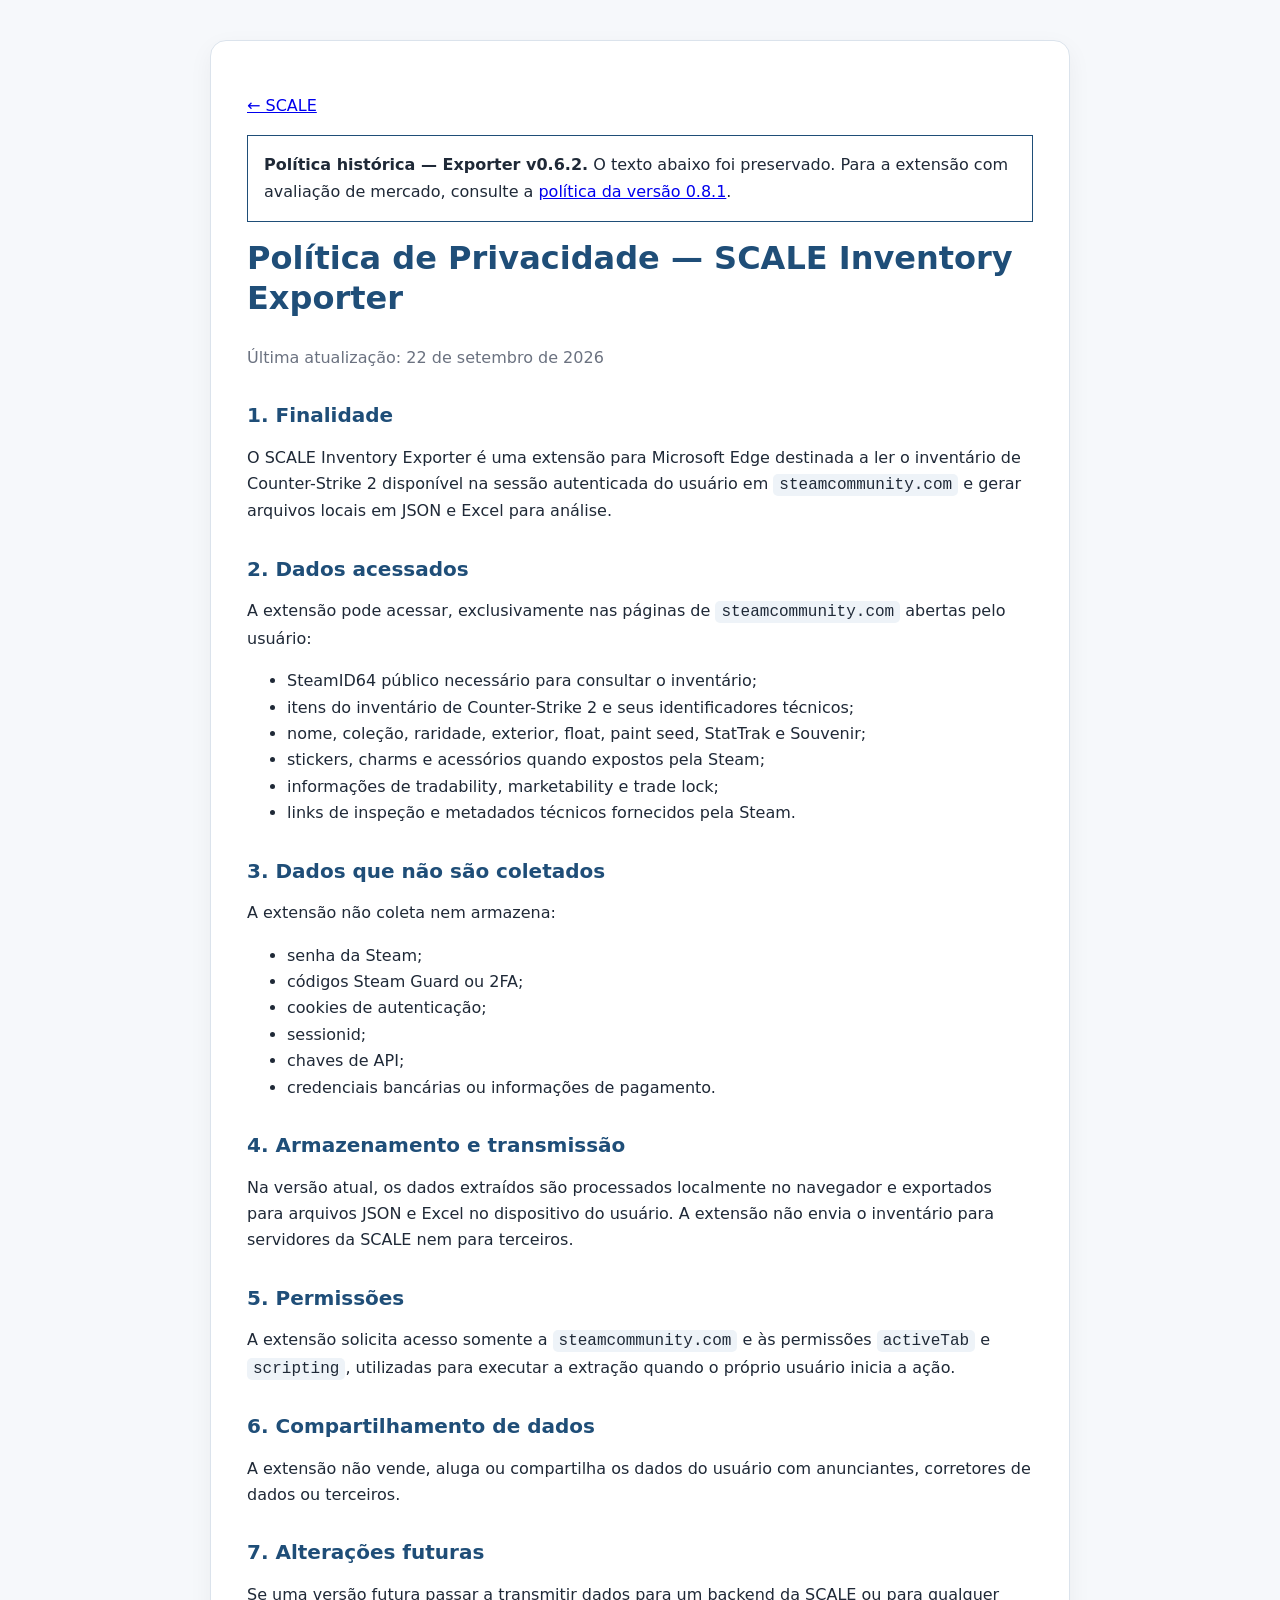
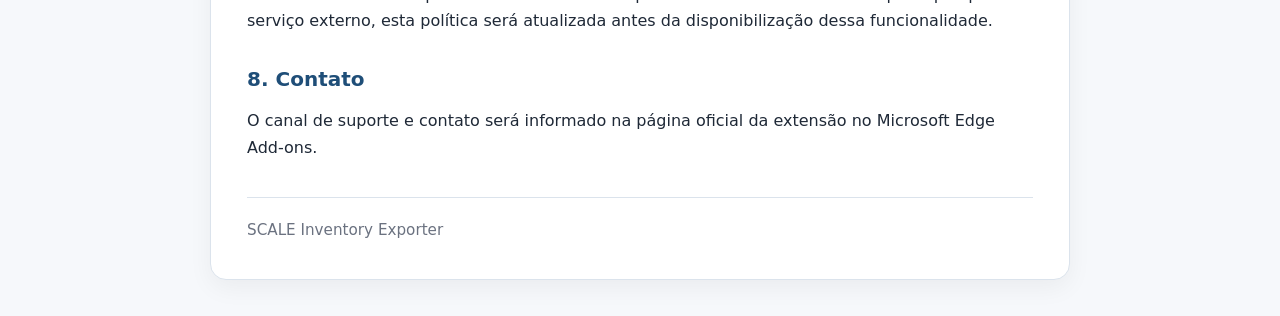
<file: privacy-v0.6.2.html>
<!doctype html>
<html lang="pt-BR">
<head>
  <meta charset="utf-8">
  <meta name="viewport" content="width=device-width, initial-scale=1">
  <title>Política de Privacidade — SCALE Inventory Exporter</title>
  <meta name="description" content="Política de Privacidade do SCALE Inventory Exporter para Microsoft Edge.">
  <style>
    :root{
      --bg:#f6f8fb;
      --card:#ffffff;
      --text:#1f2937;
      --muted:#6b7280;
      --accent:#1f4e78;
      --border:#dbe3ec;
    }
    *{box-sizing:border-box}
    body{
      margin:0;
      font-family:system-ui,-apple-system,Segoe UI,Roboto,Arial,sans-serif;
      background:var(--bg);
      color:var(--text);
      line-height:1.65;
    }
    .wrap{
      max-width:900px;
      margin:40px auto;
      padding:0 20px;
    }
    .card{
      background:var(--card);
      border:1px solid var(--border);
      border-radius:16px;
      padding:36px;
      box-shadow:0 8px 24px rgba(0,0,0,.05);
    }
    h1,h2{color:var(--accent); line-height:1.25}
    h1{margin-top:0;font-size:2rem}
    h2{margin-top:2rem;font-size:1.25rem}
    p,li{font-size:1rem}
    .meta{color:var(--muted);margin-bottom:28px}
    footer{
      margin-top:36px;
      padding-top:20px;
      border-top:1px solid var(--border);
      color:var(--muted);
      font-size:.95rem;
    }
    code{
      background:#eef3f8;
      padding:2px 6px;
      border-radius:5px;
    }
  </style>
</head>
<body>
  <main class="wrap">
    <article class="card">
<p><a href="./">← SCALE</a></p><p style="padding:16px;border:1px solid #1f4e78"><strong>Política histórica — Exporter v0.6.2.</strong> O texto abaixo foi preservado. Para a extensão com avaliação de mercado, consulte a <a href="privacy.html">política da versão 0.8.1</a>.</p>
      <h1>Política de Privacidade — SCALE Inventory Exporter</h1>
      <p class="meta">Última atualização: 22 de setembro de 2026</p>

      <h2>1. Finalidade</h2>
      <p>
        O SCALE Inventory Exporter é uma extensão para Microsoft Edge destinada a ler
        o inventário de Counter-Strike 2 disponível na sessão autenticada do usuário em
        <code>steamcommunity.com</code> e gerar arquivos locais em JSON e Excel para análise.
      </p>

      <h2>2. Dados acessados</h2>
      <p>A extensão pode acessar, exclusivamente nas páginas de <code>steamcommunity.com</code> abertas pelo usuário:</p>
      <ul>
        <li>SteamID64 público necessário para consultar o inventário;</li>
        <li>itens do inventário de Counter-Strike 2 e seus identificadores técnicos;</li>
        <li>nome, coleção, raridade, exterior, float, paint seed, StatTrak e Souvenir;</li>
        <li>stickers, charms e acessórios quando expostos pela Steam;</li>
        <li>informações de tradability, marketability e trade lock;</li>
        <li>links de inspeção e metadados técnicos fornecidos pela Steam.</li>
      </ul>

      <h2>3. Dados que não são coletados</h2>
      <p>A extensão não coleta nem armazena:</p>
      <ul>
        <li>senha da Steam;</li>
        <li>códigos Steam Guard ou 2FA;</li>
        <li>cookies de autenticação;</li>
        <li>sessionid;</li>
        <li>chaves de API;</li>
        <li>credenciais bancárias ou informações de pagamento.</li>
      </ul>

      <h2>4. Armazenamento e transmissão</h2>
      <p>
        Na versão atual, os dados extraídos são processados localmente no navegador e
        exportados para arquivos JSON e Excel no dispositivo do usuário.
        A extensão não envia o inventário para servidores da SCALE nem para terceiros.
      </p>

      <h2>5. Permissões</h2>
      <p>
        A extensão solicita acesso somente a <code>steamcommunity.com</code> e às permissões
        <code>activeTab</code> e <code>scripting</code>, utilizadas para executar a extração
        quando o próprio usuário inicia a ação.
      </p>

      <h2>6. Compartilhamento de dados</h2>
      <p>
        A extensão não vende, aluga ou compartilha os dados do usuário com anunciantes,
        corretores de dados ou terceiros.
      </p>

      <h2>7. Alterações futuras</h2>
      <p>
        Se uma versão futura passar a transmitir dados para um backend da SCALE ou para
        qualquer serviço externo, esta política será atualizada antes da disponibilização
        dessa funcionalidade.
      </p>

      <h2>8. Contato</h2>
      <p>
        O canal de suporte e contato será informado na página oficial da extensão no
        Microsoft Edge Add-ons.
      </p>

      <footer>
        SCALE Inventory Exporter
      </footer>
    </article>
  </main>
</body>
</html>
</file>
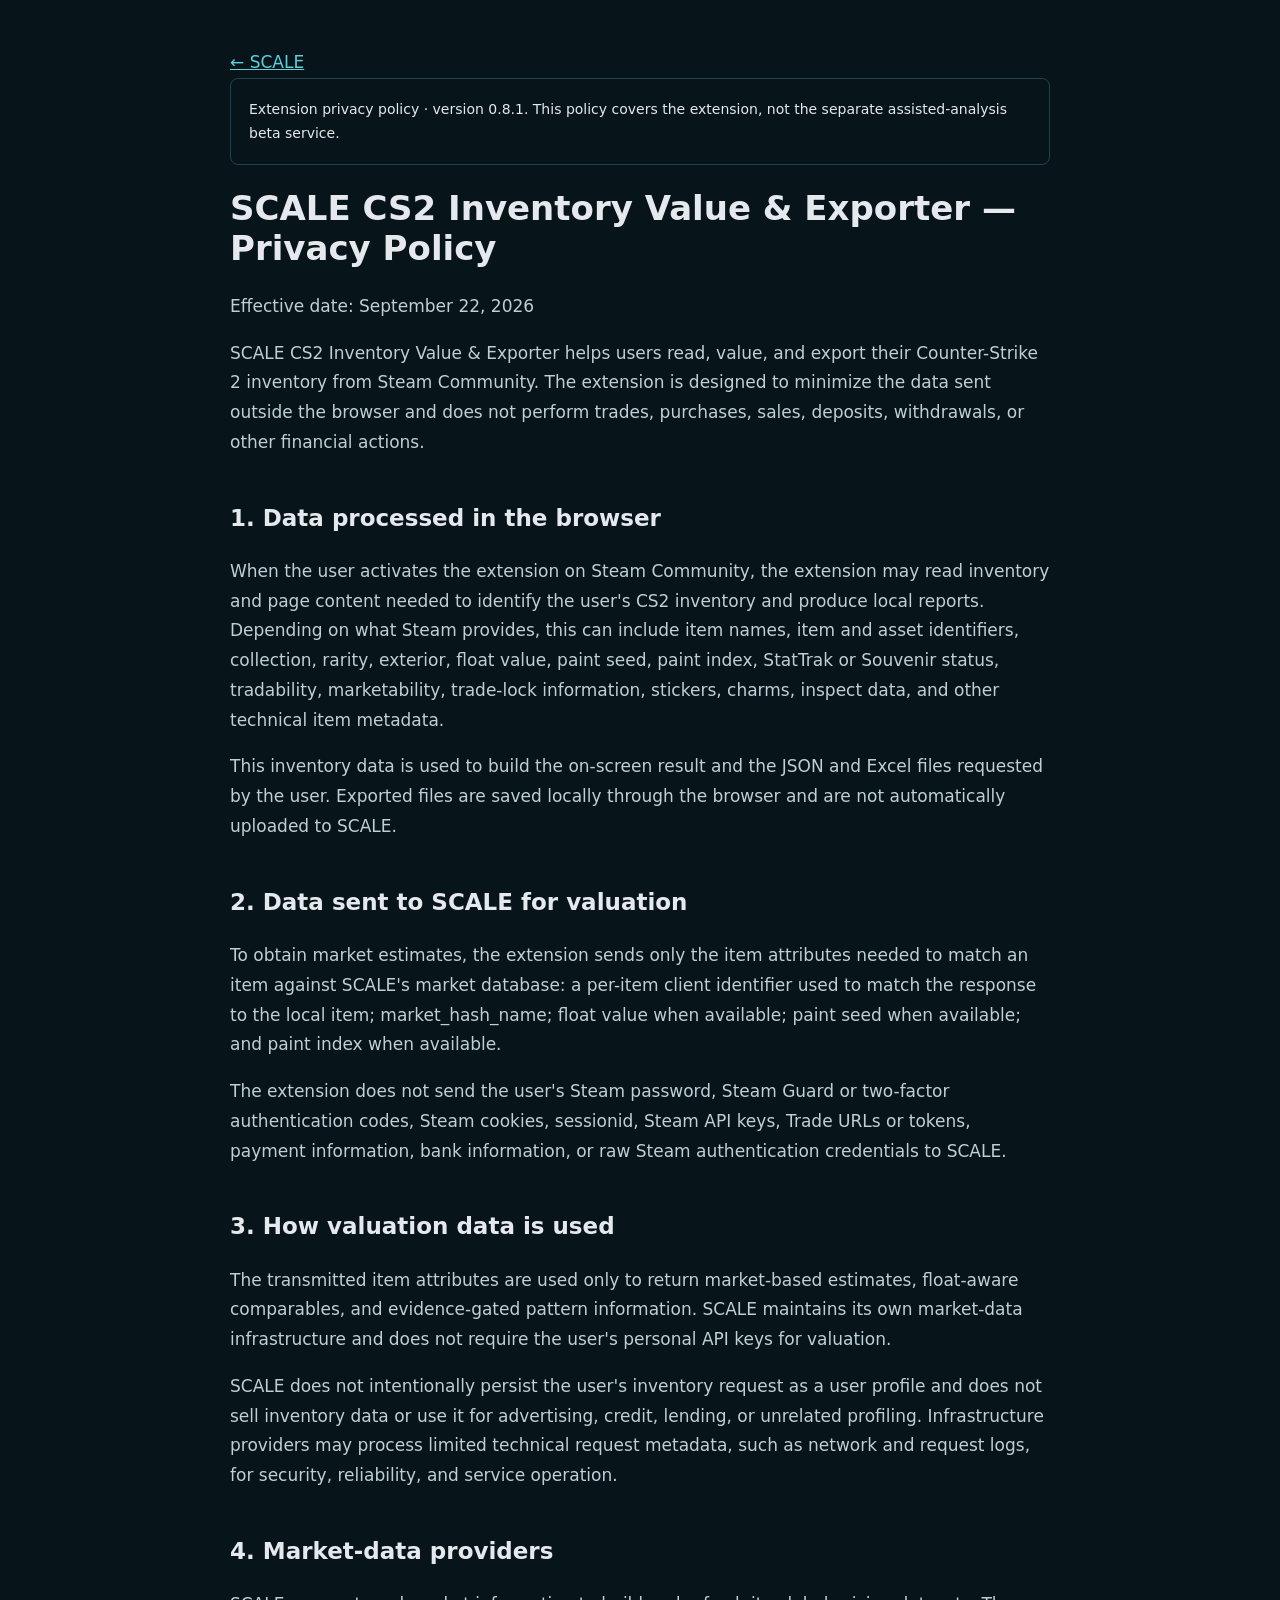
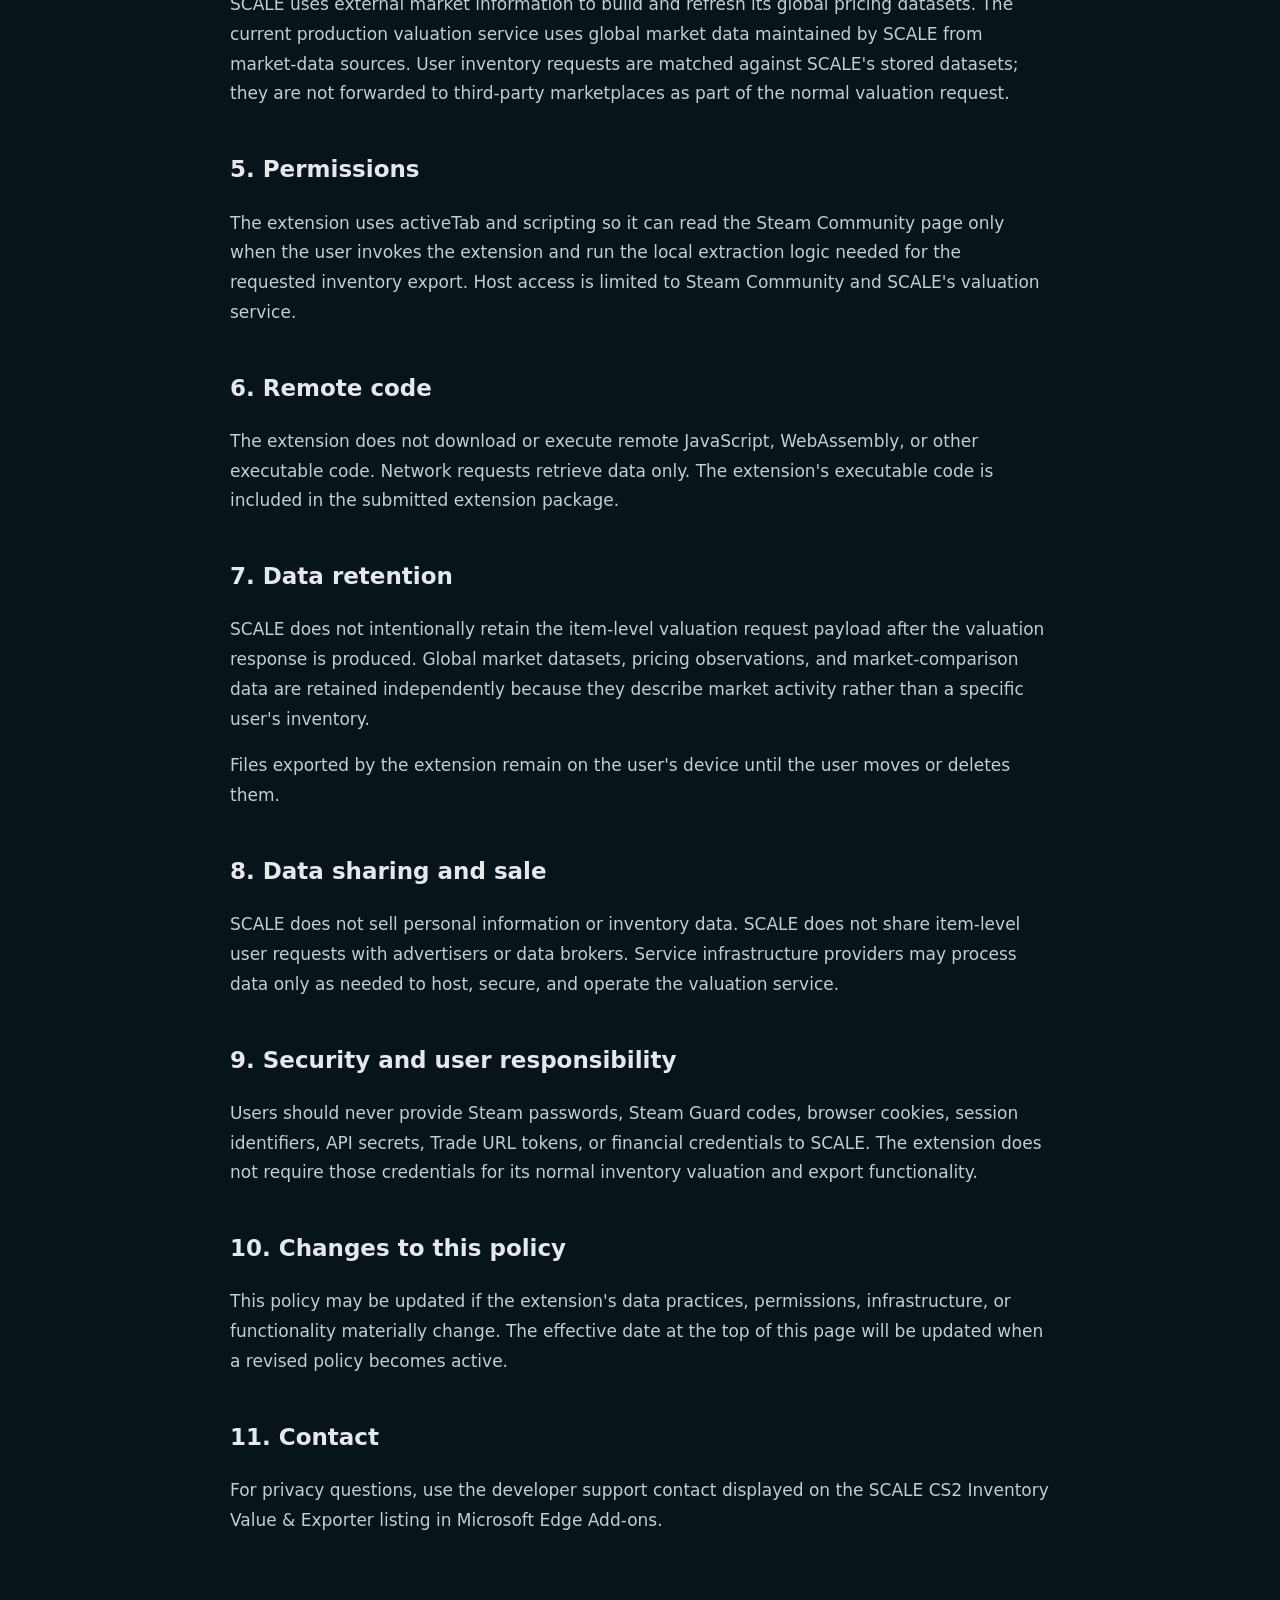
<file: privacy.html>
<!doctype html><html lang="en"><head><meta charset="utf-8"><meta name="viewport" content="width=device-width,initial-scale=1"><title>SCALE — Privacy Policy · v0.8.1</title><style>body{margin:0;background:#071419;color:#e5e8ec;font:17px/1.75 system-ui,sans-serif}main{max-width:820px;margin:auto;padding:48px 24px}a{color:#5dd1db}h1{font-size:34px;line-height:1.2}h2{font-size:23px;margin-top:40px}p{white-space:pre-line;color:#bed0d5}.note{border:1px solid #24404a;border-radius:8px;padding:18px;font-size:14px}</style></head><body><main><a href="./">← SCALE</a><div class="note">Extension privacy policy · version 0.8.1. This policy covers the extension, not the separate assisted-analysis beta service.</div><h1>SCALE CS2 Inventory Value &amp; Exporter — Privacy Policy</h1><p>Effective date: September 22, 2026</p>
<p>SCALE CS2 Inventory Value &amp; Exporter helps users read, value, and export their Counter-Strike 2 inventory from Steam Community. The extension is designed to minimize the data sent outside the browser and does not perform trades, purchases, sales, deposits, withdrawals, or other financial actions.</p>
<section><h2>1. Data processed in the browser</h2><p>When the user activates the extension on Steam Community, the extension may read inventory and page content needed to identify the user's CS2 inventory and produce local reports. Depending on what Steam provides, this can include item names, item and asset identifiers, collection, rarity, exterior, float value, paint seed, paint index, StatTrak or Souvenir status, tradability, marketability, trade-lock information, stickers, charms, inspect data, and other technical item metadata.</p></section>
<p>This inventory data is used to build the on-screen result and the JSON and Excel files requested by the user. Exported files are saved locally through the browser and are not automatically uploaded to SCALE.</p>
<section><h2>2. Data sent to SCALE for valuation</h2><p>To obtain market estimates, the extension sends only the item attributes needed to match an item against SCALE's market database: a per-item client identifier used to match the response to the local item; market_hash_name; float value when available; paint seed when available; and paint index when available.</p></section>
<p>The extension does not send the user's Steam password, Steam Guard or two-factor authentication codes, Steam cookies, sessionid, Steam API keys, Trade URLs or tokens, payment information, bank information, or raw Steam authentication credentials to SCALE.</p>
<section><h2>3. How valuation data is used</h2><p>The transmitted item attributes are used only to return market-based estimates, float-aware comparables, and evidence-gated pattern information. SCALE maintains its own market-data infrastructure and does not require the user's personal API keys for valuation.</p></section>
<p>SCALE does not intentionally persist the user's inventory request as a user profile and does not sell inventory data or use it for advertising, credit, lending, or unrelated profiling. Infrastructure providers may process limited technical request metadata, such as network and request logs, for security, reliability, and service operation.</p>
<section><h2>4. Market-data providers</h2><p>SCALE uses external market information to build and refresh its global pricing datasets. The current production valuation service uses global market data maintained by SCALE from market-data sources. User inventory requests are matched against SCALE's stored datasets; they are not forwarded to third-party marketplaces as part of the normal valuation request.</p></section>
<section><h2>5. Permissions</h2><p>The extension uses activeTab and scripting so it can read the Steam Community page only when the user invokes the extension and run the local extraction logic needed for the requested inventory export. Host access is limited to Steam Community and SCALE's valuation service.</p></section>
<section><h2>6. Remote code</h2><p>The extension does not download or execute remote JavaScript, WebAssembly, or other executable code. Network requests retrieve data only. The extension's executable code is included in the submitted extension package.</p></section>
<section><h2>7. Data retention</h2><p>SCALE does not intentionally retain the item-level valuation request payload after the valuation response is produced. Global market datasets, pricing observations, and market-comparison data are retained independently because they describe market activity rather than a specific user's inventory.</p></section>
<p>Files exported by the extension remain on the user's device until the user moves or deletes them.</p>
<section><h2>8. Data sharing and sale</h2><p>SCALE does not sell personal information or inventory data. SCALE does not share item-level user requests with advertisers or data brokers. Service infrastructure providers may process data only as needed to host, secure, and operate the valuation service.</p></section>
<section><h2>9. Security and user responsibility</h2><p>Users should never provide Steam passwords, Steam Guard codes, browser cookies, session identifiers, API secrets, Trade URL tokens, or financial credentials to SCALE. The extension does not require those credentials for its normal inventory valuation and export functionality.</p></section>
<section><h2>10. Changes to this policy</h2><p>This policy may be updated if the extension's data practices, permissions, infrastructure, or functionality materially change. The effective date at the top of this page will be updated when a revised policy becomes active.</p></section>
<section><h2>11. Contact</h2><p>For privacy questions, use the developer support contact displayed on the SCALE CS2 Inventory Value &amp; Exporter listing in Microsoft Edge Add-ons.</p></section></main></body></html>
</file>
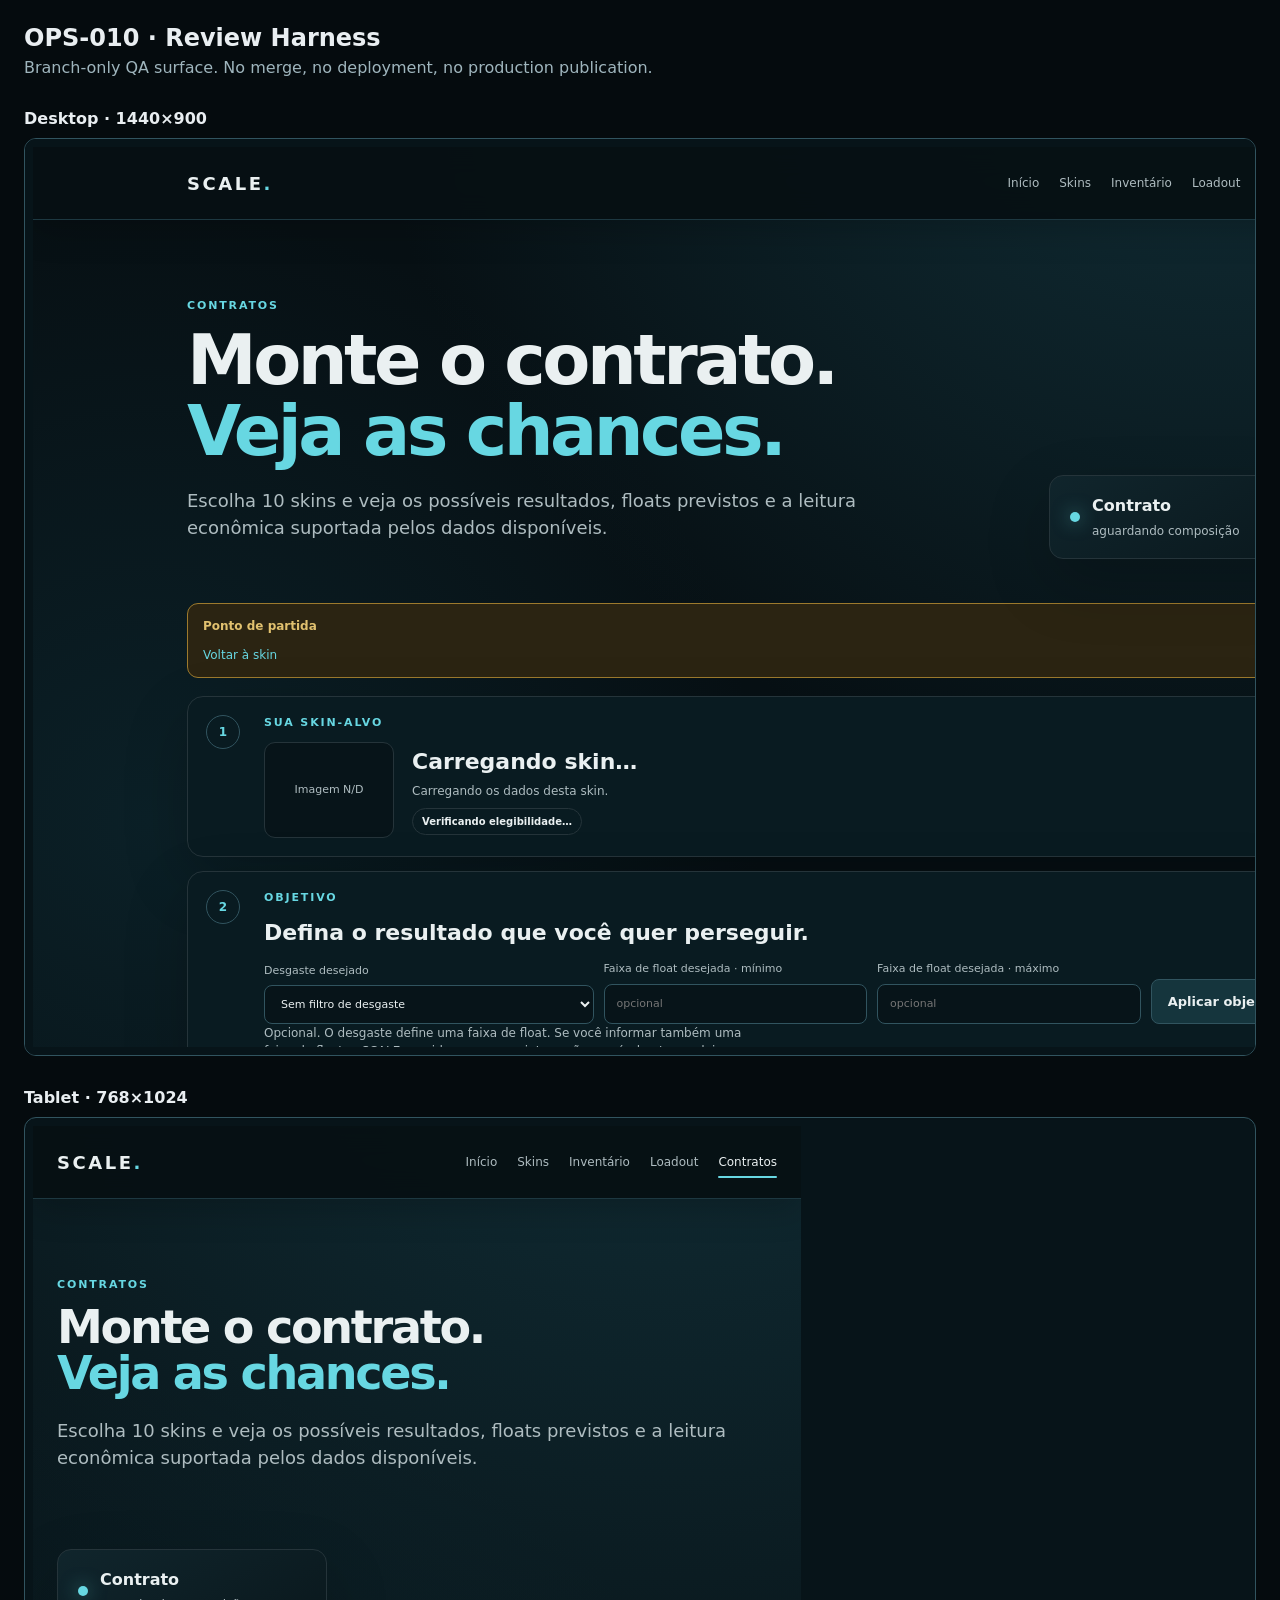
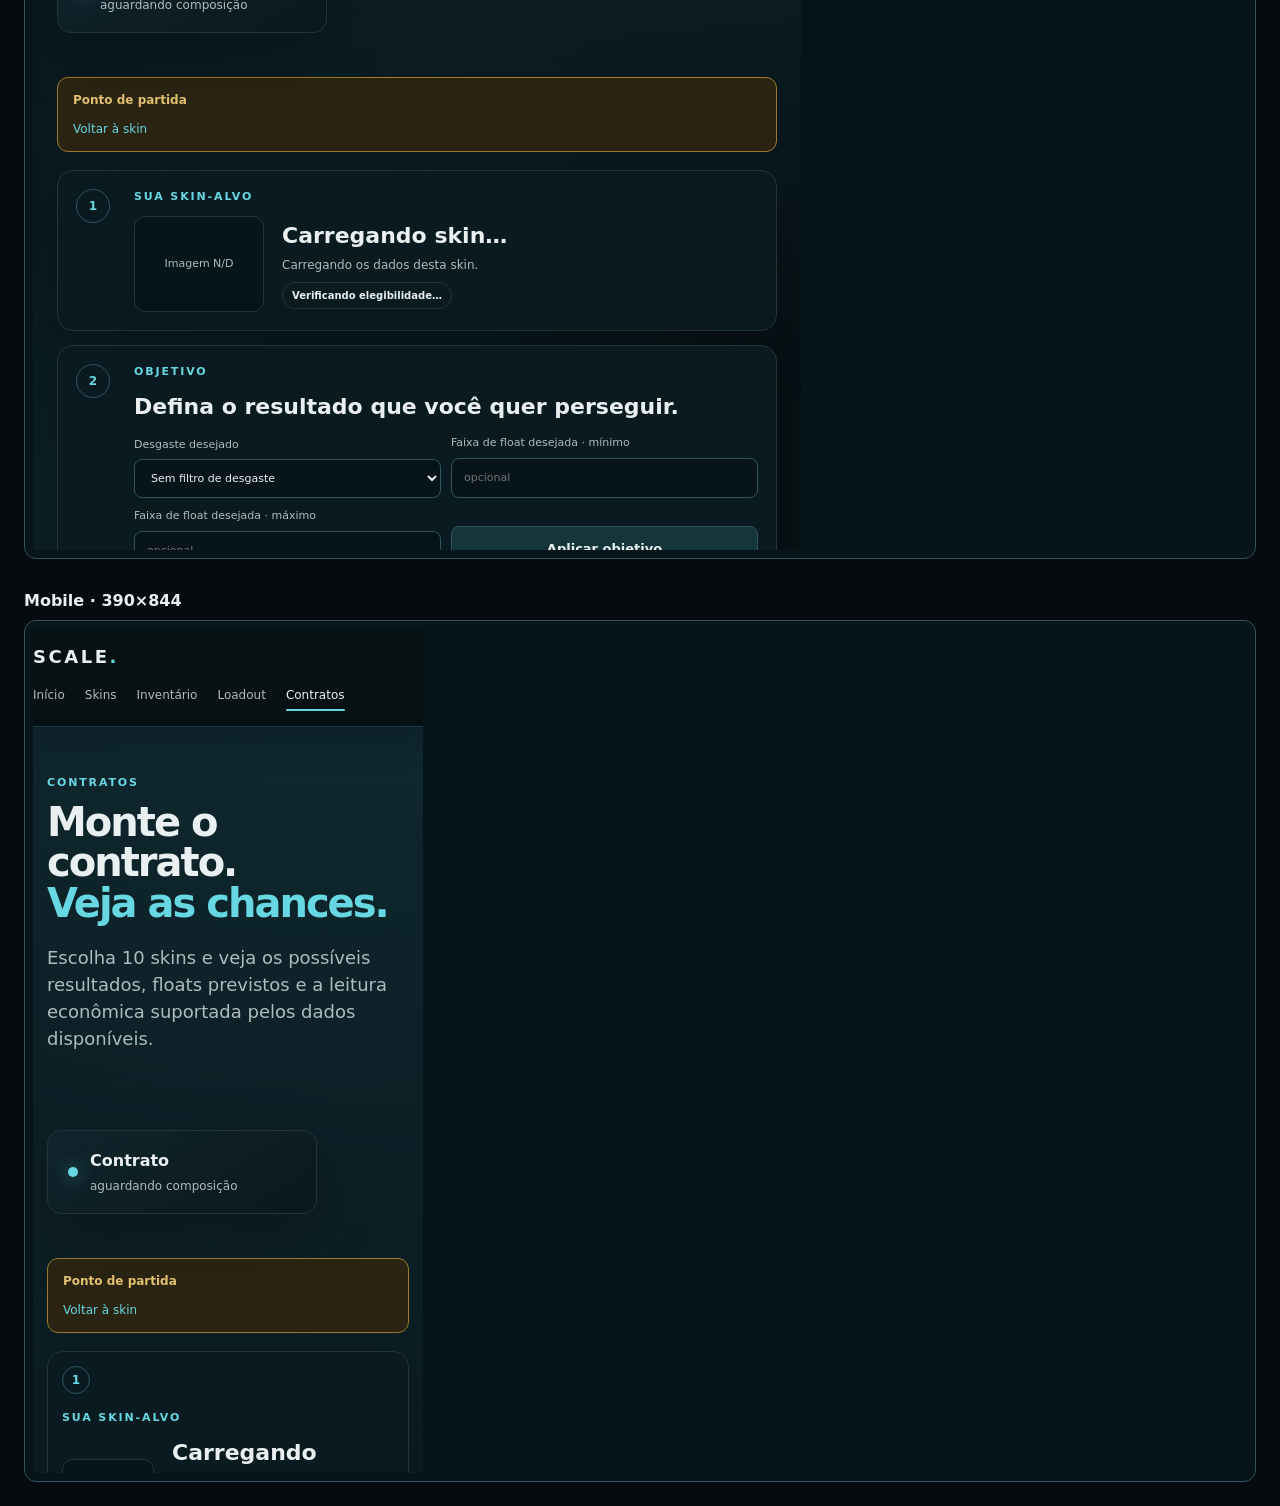
<file: tradeup/OPS010_REVIEW.html>
<!doctype html>
<html lang="pt-BR">
<head>
<meta charset="utf-8">
<meta name="viewport" content="width=device-width,initial-scale=1">
<title>OPS-010 Review Harness — SCALE CS2 Trade Lab</title>
<style>
  *{box-sizing:border-box}
  body{margin:0;background:#050b0e;color:#e9eef1;font-family:Inter,system-ui,sans-serif}
  main{padding:24px;display:grid;gap:32px}
  h1{margin:0;font-size:24px}
  p{margin:6px 0 0;color:#9fb5bd}
  section{display:grid;gap:10px}
  .frame-shell{overflow:auto;border:1px solid #31545f;border-radius:12px;background:#071419;padding:8px}
  iframe{display:block;border:0;background:#071419;transform-origin:top left}
  .desktop iframe{width:1440px;height:900px}
  .tablet iframe{width:768px;height:1024px}
  .mobile iframe{width:390px;height:844px}
  .label{font-weight:800}
</style>
</head>
<body>
<main>
  <header>
    <h1>OPS-010 · Review Harness</h1>
    <p>Branch-only QA surface. No merge, no deployment, no production publication.</p>
  </header>
  <section class="desktop">
    <div class="label">Desktop · 1440×900</div>
    <div class="frame-shell"><iframe src="./index.html?ops010=b7cf19971fb1134f84488cfad5a3b8c774c4e199" title="Desktop 1440x900"></iframe></div>
  </section>
  <section class="tablet">
    <div class="label">Tablet · 768×1024</div>
    <div class="frame-shell"><iframe src="./index.html?ops010=b7cf19971fb1134f84488cfad5a3b8c774c4e199" title="Tablet 768x1024"></iframe></div>
  </section>
  <section class="mobile">
    <div class="label">Mobile · 390×844</div>
    <div class="frame-shell"><iframe src="./index.html?ops010=b7cf19971fb1134f84488cfad5a3b8c774c4e199" title="Mobile 390x844"></iframe></div>
  </section>
</main>
</body>
</html>
</file>
<file: platform.css>
:root{
  --rarity-color-consumer-grade:#b0c3d9;
  --rarity-color-industrial-grade:#5e98d9;
  --rarity-color-mil-spec-grade:#4b69ff;
  --rarity-color-restricted:#8847ff;
  --rarity-color-classified:#d32ce6;
  --rarity-color-covert:#eb4b4b;
  --rarity-color-unknown:#66737a;
  --rarity-marker-width-dense:3px;
  --rarity-marker-width-default:4px;
  --rarity-marker-height-dense:12px;
  --rarity-marker-height-compact:16px;
  --rarity-marker-height-standard:18px;
  --rarity-marker-height-hero:20px;
  --rarity-marker-radius:2px;
  --rarity-marker-gap:8px;
  color-scheme:dark;
  --ink-950:#071014;--ink-900:#0D171B;--graphite-800:#182429;--graphite-700:#25343A;
  --paper-0:#F7F9F9;--text-on-dark:#EAF0F1;--text-muted-dark:#AEBCC0;
  --signal-500:#67D7E2;--signal-700:#176C78;--line:#25343A;--panel:#0D171B;
  --positive:#65C18C;--caution:#E2BD63;--negative:#E07B73;--unknown:#75858B;
  --font-sans:"IBM Plex Sans",Inter,system-ui,-apple-system,"Segoe UI",sans-serif;
  --font-mono:"IBM Plex Mono","SFMono-Regular",Consolas,monospace;
}
*{box-sizing:border-box}html{scroll-behavior:smooth}body{margin:0;background:var(--ink-950);color:var(--text-on-dark);font-family:var(--font-sans);line-height:1.55}
a{color:inherit}.wrap{width:min(1180px,calc(100% - 48px));margin:auto}.skip{position:absolute;left:16px;top:-80px;background:var(--paper-0);color:#142126;padding:10px 14px;z-index:10}.skip:focus{top:10px}
.site-header{position:sticky;top:0;z-index:5;background:#071014f2;border-bottom:1px solid var(--line);backdrop-filter:blur(10px)}.nav-shell{min-height:68px;display:flex;align-items:center;justify-content:space-between;gap:28px}
.brand{text-decoration:none;font-weight:800;letter-spacing:.14em;font-size:18px;white-space:nowrap}.brand span{color:var(--signal-500)}.nav{display:flex;align-items:center;gap:20px;min-width:0;overflow-x:auto}.nav a,.nav-future{font-size:12px;text-decoration:none;color:var(--text-muted-dark);white-space:nowrap}.nav a:hover,.nav a.active{color:var(--text-on-dark)}.nav small,.nav-future small{font-family:var(--font-mono);font-size:8px;color:var(--unknown);margin-left:3px}.nav-future{cursor:not-allowed}
.hero{padding:84px 0 68px}.platform-hero{display:grid;grid-template-columns:minmax(0,1.2fr) minmax(300px,.8fr);gap:72px;align-items:center}.eyebrow{margin:0 0 10px;text-transform:uppercase;letter-spacing:.14em;color:var(--signal-500);font-family:var(--font-mono);font-size:10px;font-weight:700}
h1{font-size:clamp(42px,6vw,74px);line-height:1.02;letter-spacing:-.045em;margin:14px 0 24px;max-width:860px}h1 em{font-style:normal;color:var(--signal-500)}h2{font-size:clamp(28px,3.2vw,42px);line-height:1.1;letter-spacing:-.03em;margin:8px 0 14px}h3{font-size:20px;letter-spacing:-.02em;margin:14px 0 8px}.lead{max-width:720px;font-size:18px;color:var(--text-muted-dark);margin:0 0 22px}
.hero-actions{display:flex;gap:10px;flex-wrap:wrap;margin-top:26px}.button{display:inline-flex;align-items:center;justify-content:center;min-height:44px;padding:0 18px;border-radius:8px;text-decoration:none;font-weight:700;font-size:13px;border:1px solid var(--signal-700)}.button.primary{background:var(--signal-500);color:var(--ink-950);border-color:var(--signal-500)}.button.secondary{background:transparent;color:var(--text-on-dark)}.guardrail{font-size:11px;color:var(--text-muted-dark);max-width:720px;margin-top:16px}
.evidence-card{background:var(--ink-900);border:1px solid var(--graphite-700);border-radius:14px;padding:24px}.evidence-card p{color:var(--text-muted-dark);font-size:13px}.evidence-rail{margin:22px 0 0;border-top:1px solid var(--line)}.evidence-rail div{display:grid;grid-template-columns:1fr auto;gap:16px;padding:10px 0;border-bottom:1px solid var(--line);font-family:var(--font-mono);font-size:10px}.evidence-rail dt{color:var(--text-muted-dark)}.evidence-rail dd{margin:0;color:var(--unknown)}
.section{padding:62px 0;border-top:1px solid var(--line)}.section-head{display:flex;justify-content:space-between;gap:30px;align-items:end;margin-bottom:24px}.section-copy{max-width:520px;color:var(--text-muted-dark);font-size:13px;margin:0}.product-grid{display:grid;grid-template-columns:repeat(3,minmax(0,1fr));gap:12px}.product-card{min-height:220px;border:1px solid var(--line);border-radius:12px;padding:20px;background:var(--ink-900);text-decoration:none;display:flex;flex-direction:column}.product-card p{margin:0;color:var(--text-muted-dark);font-size:13px}.product-card.available:hover,.product-card.preview:hover{border-color:var(--signal-700)}.status-tag{align-self:flex-start;font-family:var(--font-mono);font-size:9px;letter-spacing:.08em;border:1px solid var(--line);border-radius:99px;padding:4px 8px;color:var(--text-muted-dark)}.status-tag.live{border-color:#2f6a50;color:var(--positive)}.status-tag.preview{border-color:#315e66;color:var(--signal-500)}.status-tag.unavailable{color:var(--unknown)}.card-action{margin-top:auto;padding-top:20px;color:var(--signal-500);font-size:12px}.unavailable{opacity:.78}
.split{display:grid;grid-template-columns:.8fr 1.2fr;gap:60px}.question-flow{border-top:1px solid var(--line)}.question-flow div{display:grid;grid-template-columns:36px 1fr auto;gap:14px;padding:14px 0;border-bottom:1px solid var(--line);align-items:center}.question-flow span,.question-flow small{font-family:var(--font-mono);font-size:9px;color:var(--text-muted-dark)}.question-flow strong{font-size:14px}.question-flow a{color:var(--signal-500);text-decoration:none}
.page-hero{padding:56px 0 34px}.page-hero h1{font-size:clamp(38px,5vw,60px)}.preview-banner{border:1px solid var(--signal-700);background:#0d1d21;padding:12px 14px;border-radius:10px;color:var(--text-muted-dark);font-size:12px}.preview-banner strong{color:var(--signal-500)}
.search-panel{margin:24px 0 0;border:1px solid var(--line);border-radius:14px;padding:20px;background:var(--ink-900)}.search-row{display:grid;grid-template-columns:1fr auto;gap:10px}.search-row input{min-width:0;border:1px solid var(--graphite-700);background:var(--ink-950);color:var(--text-on-dark);border-radius:8px;padding:12px 13px;font:inherit}.search-row button{border:1px solid var(--signal-700);background:var(--signal-500);color:var(--ink-950);border-radius:8px;padding:0 18px;font-weight:700}.search-help{font-size:11px;color:var(--text-muted-dark);margin:10px 0 0}
.results{display:grid;grid-template-columns:repeat(3,minmax(0,1fr));gap:12px;margin:20px 0 0}.skin-card{border:1px solid var(--line);background:var(--ink-900);border-radius:12px;padding:16px;text-align:left;color:inherit;font:inherit;cursor:pointer}.skin-card:hover{border-color:var(--signal-700)}.skin-card img{width:100%;height:120px;object-fit:contain;background:#091316;border-radius:8px}.skin-card h3{font-size:14px;margin:12px 0 5px}.skin-meta{font-family:var(--font-mono);font-size:9px;color:var(--text-muted-dark);overflow-wrap:anywhere}.state-box{margin:20px 0;border:1px solid var(--line);border-radius:12px;padding:16px;color:var(--text-muted-dark);font-size:12px;background:var(--ink-900)}.state-box.error{border-color:#6f3f3c;color:#eab1ac}
.skin-hub{margin:24px 0 64px;border:1px solid var(--line);border-radius:14px;background:var(--ink-900);overflow:hidden}.skin-hub[hidden]{display:none}.skin-hub-head{display:grid;grid-template-columns:220px 1fr;gap:24px;padding:24px}.skin-hub-art{min-height:160px;background:#091316;border-radius:10px;display:flex;align-items:center;justify-content:center}.skin-hub-art img{width:100%;height:160px;object-fit:contain}.hub-kicker{font-family:var(--font-mono);color:var(--signal-500);font-size:10px}.hub-data{display:grid;grid-template-columns:repeat(3,1fr);gap:8px;margin-top:18px}.hub-data div{border-top:1px solid var(--line);padding-top:8px}.hub-data span,.hub-data strong{display:block}.hub-data span{font-size:9px;color:var(--text-muted-dark);font-family:var(--font-mono)}.hub-data strong{font-size:12px;margin-top:4px}.hub-modules{display:grid;grid-template-columns:repeat(4,1fr);border-top:1px solid var(--line)}.hub-module{padding:16px;border-right:1px solid var(--line)}.hub-module:last-child{border-right:0}.hub-module strong,.hub-module span{display:block}.hub-module strong{font-size:12px}.hub-module span{font-size:10px;color:var(--text-muted-dark);margin-top:5px}
.footer{border-top:1px solid var(--line);padding:26px 0;color:var(--text-muted-dark);font-size:10px}.footer-row{display:flex;justify-content:space-between;gap:20px;flex-wrap:wrap}
@media(max-width:900px){.platform-hero,.split{grid-template-columns:1fr}.platform-hero{gap:28px}.product-grid,.results{grid-template-columns:repeat(2,minmax(0,1fr))}.section-head{align-items:start;flex-direction:column}.hub-modules{grid-template-columns:repeat(2,1fr)}.hub-module{border-bottom:1px solid var(--line)}}
@media(max-width:620px){.wrap{width:min(100% - 28px,1180px)}.nav-shell{align-items:flex-start;flex-direction:column;padding:14px 0;gap:8px}.nav{width:100%}.hero{padding:50px 0}.lead{font-size:16px}.product-grid,.results{grid-template-columns:1fr}.question-flow div{grid-template-columns:28px 1fr}.question-flow small{grid-column:2}.search-row{grid-template-columns:1fr}.search-row button{min-height:42px}.skin-hub-head{grid-template-columns:1fr}.hub-data{grid-template-columns:1fr 1fr}.hub-modules{grid-template-columns:1fr}.hub-module{border-right:0}.footer-row{flex-direction:column}}

.skin-link{display:block}.skin-link .card-action{display:block}
.entity-page{padding-bottom:54px}.breadcrumb{display:flex;gap:8px;align-items:center;padding-top:28px;color:var(--text-muted-dark);font-family:var(--font-mono);font-size:10px}.breadcrumb a{color:var(--signal-500);text-decoration:none}
.entity-hub{margin-top:20px}.entity-hero{display:grid;grid-template-columns:minmax(280px,.8fr) minmax(0,1.2fr);gap:42px;align-items:center;padding:36px 0 54px}.entity-art{min-height:290px;border:1px solid var(--line);border-radius:14px;background:var(--ink-900);display:flex;align-items:center;justify-content:center;color:var(--text-muted-dark);font-family:var(--font-mono);font-size:10px}.entity-art img{width:100%;height:280px;object-fit:contain;padding:24px}.entity-copy h1{font-size:clamp(38px,5vw,62px);margin:10px 0 18px}.entity-actions{display:flex;gap:10px;flex-wrap:wrap;margin-top:24px}
.entity-section{border-top:1px solid var(--line);padding:48px 0}.entity-data-grid{display:grid;grid-template-columns:repeat(3,minmax(0,1fr));gap:10px}.entity-data-grid div{border:1px solid var(--line);border-radius:10px;background:var(--ink-900);padding:16px;min-width:0}.entity-data-grid span,.entity-data-grid strong{display:block}.entity-data-grid span{font-family:var(--font-mono);font-size:9px;color:var(--text-muted-dark)}.entity-data-grid strong{font-size:13px;margin-top:6px;overflow-wrap:anywhere}.entity-evidence{margin-top:12px;border-left:2px solid var(--signal-700);padding:10px 14px;display:flex;gap:18px;flex-wrap:wrap;color:var(--text-muted-dark);font-family:var(--font-mono);font-size:9px}
.entity-module-grid{display:grid;grid-template-columns:repeat(3,minmax(0,1fr));gap:10px}.entity-module{border:1px solid var(--line);border-radius:11px;background:var(--ink-900);padding:18px;min-height:170px;text-decoration:none}.entity-module.available:hover{border-color:var(--signal-700)}.entity-module strong{display:block;font-size:16px;margin-top:14px}.entity-module p{font-size:11px;color:var(--text-muted-dark);margin:7px 0 0}
@media(max-width:900px){.entity-hero{grid-template-columns:1fr;gap:22px}.entity-art{min-height:220px}.entity-art img{height:220px}.entity-data-grid,.entity-module-grid{grid-template-columns:repeat(2,minmax(0,1fr))}}
@media(max-width:620px){.entity-hero{padding-top:24px}.entity-data-grid,.entity-module-grid{grid-template-columns:1fr}.entity-actions{flex-direction:column}.entity-actions .button{width:100%}}

.database-page{padding-bottom:64px}.db-hero{padding-bottom:28px}.explorer-shell{border:1px solid var(--line);background:var(--ink-900);border-radius:14px;overflow:hidden}.explorer-search{padding:22px}.filter-toolbar{display:flex;gap:8px;align-items:center;padding:14px 22px;border-top:1px solid var(--line);border-bottom:1px solid var(--line);flex-wrap:wrap}.sort-control{margin-left:auto;display:flex;align-items:center;gap:8px;color:var(--text-muted-dark);font-size:10px}.sort-control select{min-height:36px;border:1px solid var(--line);background:var(--ink-950);color:var(--text-on-dark);border-radius:7px;padding:0 10px;font:inherit}.compact{min-height:36px;padding:0 12px;font-size:11px}.button.ghost{background:transparent;color:var(--text-muted-dark);border-color:var(--line)}
.reactive-search{position:relative;display:block}.reactive-search input{width:100%}.search-suggestions{position:absolute;left:0;right:0;top:calc(100% + 6px);z-index:12;border:1px solid var(--graphite-700);border-radius:10px;background:var(--ink-950);box-shadow:0 18px 42px #0008;overflow:hidden}.search-suggestions[hidden]{display:none}.suggestion-context{padding:8px 13px;border-bottom:1px solid var(--line);color:var(--caution);font-family:var(--font-mono);font-size:9px}.search-suggestion{display:flex;align-items:center;justify-content:space-between;gap:16px;padding:11px 13px;border-bottom:1px solid var(--line);text-decoration:none}.search-suggestion:hover,.search-suggestion:focus{background:#0c1b1f;outline:none}.search-suggestion strong,.search-suggestion small{display:block}.search-suggestion strong{font-size:12px}.search-suggestion small,.suggestion-rarity{font-family:var(--font-mono);font-size:9px;color:var(--text-muted-dark);margin-top:2px}.suggestion-rarity{text-align:right;margin-top:0}.search-suggestion-all{width:100%;min-height:40px;border:0;background:#0d1d21;color:var(--signal-500);font:inherit;font-size:11px;text-align:left;padding:10px 13px;cursor:pointer}.search-actions{display:flex;align-items:center;justify-content:flex-end;gap:12px;padding:14px 22px;border-bottom:1px solid var(--line)}.search-actions span{color:var(--text-muted-dark);font-size:10px}.search-actions .button{min-width:112px}
.filters-panel{display:grid;grid-template-columns:repeat(2,minmax(0,1fr));border-bottom:1px solid var(--line)}.filters-panel[hidden]{display:none}.filter-group{padding:18px 22px;border-right:1px solid var(--line);border-bottom:1px solid var(--line)}.filter-group:nth-child(2n){border-right:0}.filter-head{display:flex;justify-content:space-between;gap:12px;align-items:center;margin-bottom:10px}.filter-head strong{font-size:13px}.filter-head small,.filter-note{color:var(--text-muted-dark);font-family:var(--font-mono);font-size:9px}.filter-note{margin:8px 0 0}.token-entry{display:grid;grid-template-columns:1fr auto;gap:8px}.token-entry input{min-width:0;background:var(--ink-950);border:1px solid var(--graphite-700);border-radius:7px;color:var(--text-on-dark);padding:9px 10px}.token-entry button{border:1px solid var(--signal-700);background:transparent;color:var(--signal-500);border-radius:7px;padding:0 10px}.token-list,.active-filter-chips{display:flex;gap:6px;flex-wrap:wrap;margin-top:8px}.field-resolution{margin-top:9px;border-left:2px solid var(--signal-700);padding-left:9px}.field-resolution[hidden]{display:none}.resolution-row{display:grid;grid-template-columns:auto auto 1fr;gap:7px;align-items:baseline;margin-top:5px;font-family:var(--font-mono);font-size:9px}.resolution-row span{color:var(--text-on-dark)}.resolution-row strong{color:var(--signal-500);font-weight:500}.resolution-row small{color:var(--text-muted-dark);overflow-wrap:anywhere}.resolution-row.no-match{border-left:2px solid var(--caution);padding-left:7px}.resolution-row.no-match strong{color:var(--caution)}.filter-token,.active-chip{border:1px solid var(--signal-700);background:#0c1b1f;color:var(--signal-500);border-radius:99px;padding:5px 9px;font-size:10px}.check-grid{display:grid;grid-template-columns:repeat(2,minmax(0,1fr));gap:7px}.check-grid label{font-size:11px;color:var(--text-muted-dark)}.segmented{display:flex;gap:6px;flex-wrap:wrap}.segmented button{border:1px solid var(--line);background:var(--ink-950);color:var(--text-muted-dark);padding:7px 10px;border-radius:7px}.segmented button.active{border-color:var(--signal-700);color:var(--signal-500)}
.context-rail,.selection-bar,.capability-notice,.origin-context{margin-top:12px;border:1px solid var(--line);background:var(--ink-900);border-radius:10px;padding:12px 14px}.context-rail,.selection-bar,.origin-context{display:flex;justify-content:space-between;gap:14px;align-items:center}.context-rail[hidden],.selection-bar[hidden],.capability-notice[hidden],.origin-context[hidden]{display:none}.selection-bar strong,.origin-context strong{display:block;font-size:12px}.selection-bar span,.origin-context span{display:block;color:var(--text-muted-dark);font-size:10px;margin-top:2px}.selection-actions{display:flex;gap:8px;align-items:center;flex-wrap:wrap}.capability-notice{border-color:#735e2c;background:#1a1710;color:#d5c18e;font-size:11px}.capability-notice strong{display:block;color:var(--caution);margin-bottom:4px}
.results-section{padding:36px 0}.results-head{display:flex;justify-content:space-between;gap:24px;align-items:end}.results-meta{font-family:var(--font-mono);font-size:9px;color:var(--text-muted-dark);max-width:320px;text-align:right}.explorer-results{grid-template-columns:repeat(4,minmax(0,1fr))}.explorer-card{display:flex;flex-direction:column;padding:0;overflow:hidden}.skin-card-main{display:flex;flex-direction:column;flex:1;padding:14px;text-decoration:none}.explorer-card img{height:130px}.card-identity{margin-top:10px}.weapon-label{font-family:var(--font-mono);font-size:9px;color:var(--signal-500)}.card-identity h3{margin:3px 0 6px}.card-badges{display:flex;gap:5px;flex-wrap:wrap;margin-top:8px}.mini-tag{border:1px solid var(--signal-700);border-radius:99px;padding:3px 6px;font-size:8px;font-family:var(--font-mono);color:var(--signal-500)}.mini-tag.muted{border-color:var(--line);color:var(--text-muted-dark)}.select-skin{border:0;border-top:1px solid var(--line);background:transparent;color:var(--text-muted-dark);padding:10px;font-size:10px}.select-skin.selected{color:var(--signal-500);background:#0c1b1f}.origin-context{margin-top:22px}.text-button{background:none;border:0;color:var(--signal-500);font:inherit;font-size:11px;cursor:pointer}
@media(max-width:1000px){.explorer-results{grid-template-columns:repeat(3,minmax(0,1fr))}}
@media(max-width:768px){.sort-control{width:100%;margin-left:0;justify-content:space-between}.sort-control select{flex:1;max-width:260px}.search-actions{align-items:stretch;flex-direction:column-reverse}.search-actions .button{width:100%}.filters-panel{grid-template-columns:1fr}.filter-group{border-right:0}.explorer-results{grid-template-columns:repeat(2,minmax(0,1fr))}.results-head{align-items:start;flex-direction:column}.results-meta{text-align:left}.context-rail,.selection-bar,.origin-context{align-items:flex-start;flex-direction:column}.selection-actions{width:100%}}
@media(max-width:480px){.resolution-row{grid-template-columns:1fr auto}.resolution-row small{grid-column:1/-1}.explorer-results{grid-template-columns:1fr}.check-grid{grid-template-columns:1fr}.filter-toolbar{align-items:stretch}.filter-toolbar .button{flex:1}.token-entry{grid-template-columns:1fr}.token-entry button{min-height:38px}}

.pagination-row{display:flex;justify-content:center;padding:20px 0 4px}.pagination-row .button{min-width:160px}

.skinhub-v02 .entity-hub{margin-top:14px}.identity-line{font-family:var(--font-mono);font-size:11px;color:var(--signal-500);margin-bottom:8px}.entity-subline{color:var(--text-muted-dark);font-size:14px;margin:0}.action-helper{color:var(--text-muted-dark);font-size:10px;margin:10px 0 0;max-width:560px}.identity-grid{grid-template-columns:repeat(3,minmax(0,1fr))}.float-context-grid{display:grid;grid-template-columns:1fr 1fr;gap:12px}.float-range-card,.wear-card{border:1px solid var(--line);border-radius:12px;background:var(--ink-900);padding:20px}.float-range-card>span,.wear-card>span{font-family:var(--font-mono);font-size:9px;color:var(--text-muted-dark)}.float-range-card>strong{display:block;font-size:28px;letter-spacing:-.03em;margin:8px 0}.float-range-card small,.wear-card small{display:block;color:var(--text-muted-dark);font-size:10px;margin-top:10px}.wear-list{display:flex;gap:7px;flex-wrap:wrap;margin-top:12px}.wear-chip{border:1px solid var(--signal-700);background:#0c1b1f;color:var(--signal-500);border-radius:99px;padding:6px 9px;font-size:10px}.wear-chip.unknown{border-color:var(--line);color:var(--unknown)}.action-section{display:grid;grid-template-columns:1fr auto;gap:30px;align-items:center}.next-action-panel{display:flex;gap:10px;flex-wrap:wrap;justify-content:flex-end}.state-box strong,.state-box span{display:block}.state-box span{margin-top:4px}.state-box .text-button{margin-top:10px}
.obtain-head{align-items:flex-end}.obtain-grid{display:grid;grid-template-columns:1.2fr 1fr 1fr;gap:12px;margin-top:22px}.obtain-card{border:1px solid var(--line);border-radius:12px;background:var(--ink-900);padding:20px;display:flex;flex-direction:column;min-height:230px}.obtain-card.primary-path{border-color:var(--signal-700);background:linear-gradient(145deg,#0c1c20,#081317 72%)}.obtain-kicker{font-family:var(--font-mono);font-size:9px;color:var(--signal-500);text-transform:uppercase;letter-spacing:.08em}.obtain-card h3{font-size:18px;margin:12px 0 8px}.obtain-card p{color:var(--text-muted-dark);font-size:11px;line-height:1.55;margin:0 0 18px}.obtain-card .button{margin-top:auto;align-self:flex-start}.obtain-card .button.secondary{background:transparent}.skinhub-v02 .entity-actions{margin-top:22px}.skinhub-v02 .entity-actions .button.primary{display:none}
@media(max-width:900px){.identity-grid{grid-template-columns:repeat(2,minmax(0,1fr))}.action-section{grid-template-columns:1fr}.next-action-panel{justify-content:flex-start}.obtain-grid{grid-template-columns:1fr 1fr}.obtain-card.primary-path{grid-column:1/-1}}
@media(max-width:620px){.identity-grid,.float-context-grid{grid-template-columns:1fr}.skinhub-v02 .entity-art{min-height:210px}.skinhub-v02 .entity-art img{height:210px}.next-action-panel{flex-direction:column}.next-action-panel .button,.skinhub-v02 .entity-actions .button{width:100%}.obtain-grid{grid-template-columns:1fr}.obtain-card.primary-path{grid-column:auto}.obtain-card{min-height:0}.obtain-card .button{width:100%;align-self:stretch}}

/* Fase B — global item classification + collection identity */
.rarity-mark{display:inline-flex;align-items:center;gap:var(--rarity-marker-gap);min-width:0;color:var(--text-muted-dark);font-family:var(--font-mono);font-size:9px;line-height:1.25}
.rarity-mark::before{content:"";flex:0 0 auto;width:var(--rarity-marker-width-default);height:var(--rarity-marker-height-standard);border-radius:var(--rarity-marker-radius);background:var(--rarity-color,var(--rarity-color-unknown))}
.rarity-mark.compact::before{width:var(--rarity-marker-width-dense);height:var(--rarity-marker-height-compact)}
.rarity-mark.dense::before{width:var(--rarity-marker-width-dense);height:var(--rarity-marker-height-dense)}
.rarity-mark.hero::before{height:var(--rarity-marker-height-hero)}
.rarity-mark[data-rarity="Consumer Grade"]{--rarity-color:var(--rarity-color-consumer-grade)}
.rarity-mark[data-rarity="Industrial Grade"]{--rarity-color:var(--rarity-color-industrial-grade)}
.rarity-mark[data-rarity="Mil-Spec Grade"]{--rarity-color:var(--rarity-color-mil-spec-grade)}
.rarity-mark[data-rarity="Restricted"]{--rarity-color:var(--rarity-color-restricted)}
.rarity-mark[data-rarity="Classified"]{--rarity-color:var(--rarity-color-classified)}
.rarity-mark[data-rarity="Covert"]{--rarity-color:var(--rarity-color-covert)}
.rarity-mark[data-rarity="N/D"]{--rarity-color:var(--rarity-color-unknown)}
.collection-identity{display:inline-flex;align-items:center;gap:8px;min-width:0;max-width:100%;color:var(--text-muted-dark);font-family:var(--font-mono);font-size:9px}
.collection-plate{width:24px;height:24px;flex:0 0 24px;border:1px solid var(--line);border-radius:4px;background:var(--ink-950);display:inline-flex;align-items:center;justify-content:center;color:var(--text-muted-dark);font-weight:800;font-size:8px;letter-spacing:.08em;overflow:hidden}
.collection-identity.compact .collection-plate{width:20px;height:20px;flex-basis:20px}
.collection-identity.dense .collection-plate{width:18px;height:18px;flex-basis:18px;font-size:7px}
.collection-plate img{width:calc(100% - 4px);height:calc(100% - 4px);object-fit:contain}
.collection-name{min-width:0;overflow:hidden;text-overflow:ellipsis;white-space:nowrap}
.item-classification{display:flex;align-items:center;gap:10px;flex-wrap:wrap;min-width:0}
.output-card .rarity-mark{color:var(--text-muted-dark)}
.output-card .collection-plate{background:var(--ink-950);border-color:var(--line)}
@media(max-width:480px){
 .collection-identity.mobile-text-only .collection-plate{display:none}
 .rarity-mark{white-space:nowrap}
}


/* Fase F — Collection entity */
.modular-entry{margin-top:18px}.collections-page .page-hero{padding-bottom:24px}.collections-filters .collection-select{width:100%;min-height:40px;border:1px solid var(--graphite-700);background:var(--ink-950);color:var(--text-on-dark);border-radius:7px;padding:0 10px}
.collection-results{display:grid;grid-template-columns:repeat(3,minmax(0,1fr));gap:12px;margin-top:20px}.collection-card{border:1px solid var(--line);background:var(--ink-900);border-radius:12px;overflow:hidden}.collection-card:hover{border-color:var(--signal-700)}.collection-card-main{display:flex;flex-direction:column;min-height:100%;padding:18px;text-decoration:none}.collection-card-head{display:flex;align-items:flex-start;justify-content:space-between;gap:14px}.collection-card-head .card-action{padding-top:0;white-space:nowrap}.collection-metrics{display:grid;grid-template-columns:repeat(2,minmax(0,1fr));gap:8px;margin-top:18px}.collection-metrics div,.collection-freshness{border-top:1px solid var(--line);padding-top:9px}.collection-metrics span,.collection-freshness span,.collection-rarities>span{display:block;font-family:var(--font-mono);font-size:9px;color:var(--text-muted-dark)}.collection-metrics strong,.collection-freshness strong{display:block;font-size:12px;margin-top:3px}.collection-rarities{margin-top:16px}.rarity-list{display:flex;gap:8px;flex-wrap:wrap;margin-top:8px}.collection-freshness{margin-top:16px}.collection-nd{font-family:var(--font-mono);font-size:9px;color:var(--unknown)}
.collection-hero{grid-template-columns:minmax(220px,.6fr) minmax(0,1.4fr)}.collection-fallback-art{min-height:250px;border:1px solid var(--line);border-radius:14px;background:var(--ink-900);display:flex;align-items:center;justify-content:center}.collection-fallback-art span{width:90px;height:90px;border:1px solid var(--graphite-700);border-radius:12px;display:flex;align-items:center;justify-content:center;font-size:26px;font-weight:800;color:var(--text-muted-dark);letter-spacing:.12em}.collection-hub-identity{margin-bottom:8px}.collection-attribute-grid{grid-template-columns:repeat(3,minmax(0,1fr))}.collection-rarity-attribute strong{display:flex;gap:8px;flex-wrap:wrap}.collection-skin-results{margin-top:18px}
@media(max-width:900px){.collection-results{grid-template-columns:repeat(2,minmax(0,1fr))}.collection-hero{grid-template-columns:1fr}.collection-fallback-art{min-height:180px}.collection-attribute-grid{grid-template-columns:repeat(2,minmax(0,1fr))}}
@media(max-width:620px){.collection-results{grid-template-columns:1fr}.collection-card-head{flex-direction:column}.collection-card-head .card-action{padding-top:4px}.collection-attribute-grid{grid-template-columns:1fr}.collections-filters{grid-template-columns:1fr}.collection-metrics{grid-template-columns:1fr 1fr}}



/* OPS-035 — Product coherence & stabilization */
body{background:
  radial-gradient(circle at 82% -8%,#12313a 0,transparent 30%),
  radial-gradient(circle at 8% 28%,#0b2027 0,transparent 28%),
  var(--ink-950)}
.site-header{box-shadow:0 10px 35px #0003}.nav-shell{min-height:72px}
.nav a{padding:8px 0;position:relative}.nav a.active::after{content:"";position:absolute;left:0;right:0;bottom:1px;height:2px;border-radius:99px;background:var(--signal-500)}
.button{transition:transform .16s ease,border-color .16s ease,background .16s ease}.button:hover:not(:disabled){transform:translateY(-1px)}.button:focus-visible,.nav a:focus-visible,.product-card:focus-visible,.catalog-tabs a:focus-visible{outline:2px solid var(--signal-500);outline-offset:3px}
.platform-hero{min-height:620px;padding:96px 0 82px}.hero-copy .lead{max-width:760px}.trust-note{font-size:11px;color:var(--text-muted-dark);margin:16px 0 0;max-width:680px}
.journey-card{border:1px solid #31515b;background:linear-gradient(155deg,#10282f,#0a181d 70%);border-radius:18px;padding:26px;box-shadow:0 28px 80px #0005}
.journey-steps{list-style:none;margin:18px 0 0;padding:0}.journey-steps li{display:grid;grid-template-columns:38px 1fr;gap:12px;padding:15px 0;border-top:1px solid var(--line)}.journey-steps li:first-child{border-top:0}.journey-steps li>span{font-family:var(--font-mono);font-size:10px;color:var(--signal-500)}.journey-steps strong,.journey-steps small{display:block}.journey-steps strong{font-size:14px}.journey-steps small{font-size:11px;color:var(--text-muted-dark);margin-top:3px}
#platform .product-grid{grid-template-columns:repeat(4,minmax(0,1fr))}.product-card{position:relative;min-height:245px;background:linear-gradient(150deg,#102026,#0b1519 72%);padding:22px;transition:transform .18s ease,border-color .18s ease,box-shadow .18s ease}.product-card:hover{transform:translateY(-3px);box-shadow:0 22px 55px #0004}.product-icon{width:38px;height:38px;border:1px solid var(--graphite-700);border-radius:9px;display:flex;align-items:center;justify-content:center;color:var(--signal-500);font-family:var(--font-mono);font-size:9px;font-weight:800;letter-spacing:.08em;background:#071419}.product-card h3{margin-top:22px}
.page-hero{padding-top:70px}.page-hero .lead{max-width:780px}.catalog-tabs{display:inline-flex;gap:4px;margin-top:24px;padding:4px;border:1px solid var(--line);border-radius:10px;background:#091519}.catalog-tabs a{text-decoration:none;color:var(--text-muted-dark);font-size:11px;font-weight:750;padding:8px 14px;border-radius:7px}.catalog-tabs a.active{color:var(--text-on-dark);background:var(--graphite-800);box-shadow:inset 0 0 0 1px var(--graphite-700)}
.explorer-shell{box-shadow:0 26px 70px #0003}.filter-toolbar{background:#0a171c}.filter-group{background:#0a171c}.results-section{padding-top:42px}.state-box{display:grid;gap:4px}.state-box strong{color:var(--text-on-dark)}.state-box span{color:var(--text-muted-dark)}
.skin-card,.collection-card,.entity-data-grid div,.obtain-card,.float-range-card,.wear-card{box-shadow:0 10px 30px #0001}.skin-card:hover,.collection-card:hover{transform:translateY(-2px);transition:.16s ease;box-shadow:0 18px 45px #0004}
.entity-hero{border-bottom:0}.entity-art,.collection-fallback-art{background:radial-gradient(circle at 50% 35%,#153039,#091316 65%);box-shadow:inset 0 0 0 1px #ffffff05}.entity-copy .action-helper{max-width:680px;color:var(--text-muted-dark);font-size:11px}
.obtain-grid{gap:14px}.obtain-card{background:linear-gradient(150deg,#101f24,#0b1519);border-color:var(--graphite-700)}.obtain-card.primary-path{background:linear-gradient(150deg,#10313a,#0b1b20);border-color:var(--signal-700)}
.origin-context{box-shadow:0 12px 35px #0002}
.footer{margin-top:28px}
@media(max-width:1000px){#platform .product-grid{grid-template-columns:repeat(2,minmax(0,1fr))}.platform-hero{min-height:auto}}
@media(max-width:620px){.platform-hero{padding:58px 0 48px}.journey-card{padding:18px}#platform .product-grid{grid-template-columns:1fr}.catalog-tabs{display:flex;width:100%}.catalog-tabs a{flex:1;text-align:center}.page-hero{padding-top:42px}.nav a.active::after{bottom:2px}}
</file>
<file: inventory/styles.css>
.inventory-page{padding-bottom:68px}.inventory-hero{padding-bottom:28px}.snapshot-note{display:flex;gap:12px;align-items:center;flex-wrap:wrap;border-left:2px solid var(--signal-700);padding:9px 12px;color:var(--text-muted-dark);font-size:11px}.snapshot-note strong{color:var(--signal-500)}
.import-panel{display:grid;grid-template-columns:minmax(0,1fr) minmax(300px,.8fr);gap:28px;align-items:stretch;border:1px solid var(--line);background:var(--ink-900);border-radius:14px;padding:22px;margin-bottom:28px}.import-copy h2{margin-top:4px}.import-copy p{color:var(--text-muted-dark);font-size:12px}.catalog-status{font-family:var(--font-mono);font-size:9px!important}.drop-zone{border:1px dashed var(--signal-700);border-radius:12px;min-height:190px;display:flex;flex-direction:column;align-items:center;justify-content:center;text-align:center;padding:24px;cursor:pointer;background:#091316}.drop-zone[aria-disabled="true"]{opacity:.58;cursor:wait}.drop-zone.drag{border-style:solid;background:#0d1d21}.drop-zone input{position:absolute;opacity:0;pointer-events:none}.drop-zone strong{color:var(--signal-500);font-size:15px}.drop-zone span{font-size:12px;margin-top:5px}.drop-zone small{font-size:9px;color:var(--text-muted-dark);margin-top:8px}
.snapshot-summary{display:flex;justify-content:space-between;gap:24px;align-items:flex-end;padding:26px 0 16px;border-bottom:1px solid var(--line)}.snapshot-freshness{font-family:var(--font-mono);font-size:9px;color:var(--text-muted-dark)}.snapshot-actions{display:flex;gap:8px;flex-wrap:wrap}.button.ghost{background:transparent;color:var(--text-muted-dark);border-color:var(--line)}
.inventory-metrics{margin:18px 0 24px}.inventory-toolbar{display:grid;grid-template-columns:1fr minmax(220px,340px);gap:16px;align-items:center;margin:20px 0}.inventory-filters{display:flex;gap:6px;flex-wrap:wrap}.inventory-filters button{border:1px solid var(--line);border-radius:99px;background:var(--ink-900);color:var(--text-muted-dark);padding:7px 10px;font-size:10px}.inventory-filters button.active{border-color:var(--signal-700);color:var(--signal-500)}.inventory-search input{width:100%;background:var(--ink-900);border:1px solid var(--line);border-radius:8px;color:var(--text-on-dark);padding:10px 12px}
.inventory-grid{display:grid;grid-template-columns:repeat(3,minmax(0,1fr));gap:10px}.inventory-card{border:1px solid var(--line);background:var(--ink-900);border-radius:12px;overflow:hidden;display:flex;flex-direction:column;min-width:0}.inventory-card.matched{border-color:#315e66}.inventory-card-head{display:flex;justify-content:space-between;gap:12px;padding:12px 14px 8px}.asset-id{font-family:var(--font-mono);font-size:8px;color:var(--text-muted-dark);overflow-wrap:anywhere}.match-badge{font-family:var(--font-mono);font-size:8px;border:1px solid var(--line);border-radius:99px;padding:3px 6px;white-space:nowrap}.match-badge.matched{color:var(--positive);border-color:#2f6a50}.match-badge.partial{color:var(--caution);border-color:#735e2c}.match-badge.outside{color:var(--unknown)}
.inventory-art{height:120px;background:#091316;display:flex;align-items:center;justify-content:center;margin:0 12px;border-radius:8px;color:var(--text-muted-dark);font-family:var(--font-mono);font-size:9px}.inventory-art img{width:100%;height:100%;object-fit:contain}.inventory-body{padding:12px 14px 14px}.inventory-body h3{font-size:14px;margin:0 0 5px}.inventory-body p{font-size:10px;color:var(--text-muted-dark);margin:0}.inventory-meta{display:grid;grid-template-columns:repeat(2,minmax(0,1fr));gap:7px;margin-top:12px}.inventory-meta div{border-top:1px solid var(--line);padding-top:6px;min-width:0}.inventory-meta span,.inventory-meta strong{display:block}.inventory-meta span{font-family:var(--font-mono);font-size:8px;color:var(--text-muted-dark)}.inventory-meta strong{font-size:10px;margin-top:2px;overflow-wrap:anywhere}.inventory-actions{display:grid;grid-template-columns:repeat(3,1fr);margin-top:auto;border-top:1px solid var(--line)}.inventory-actions a{padding:10px 7px;text-align:center;text-decoration:none;font-size:9px;color:var(--signal-500)}.inventory-actions a+a{border-left:1px solid var(--line)}.inventory-actions.single{grid-template-columns:1fr}.raw-note{font-size:9px;color:var(--text-muted-dark);margin-top:10px}.state-box.error[hidden]{display:none}
@media(max-width:1000px){.inventory-grid{grid-template-columns:repeat(2,minmax(0,1fr))}}
@media(max-width:768px){.import-panel{grid-template-columns:1fr}.inventory-toolbar{grid-template-columns:1fr}.snapshot-summary{align-items:flex-start;flex-direction:column}.inventory-grid{grid-template-columns:repeat(2,minmax(0,1fr))}}
@media(max-width:620px){.inventory-grid{grid-template-columns:1fr}.inventory-actions{grid-template-columns:1fr}.inventory-actions a+a{border-left:0;border-top:1px solid var(--line)}.inventory-meta{grid-template-columns:1fr}.snapshot-actions{width:100%}.snapshot-actions>*{flex:1}.drop-zone{min-height:160px}}



/* OPS-035 coherence */
.import-panel{background:linear-gradient(150deg,#101f24,#0b1519);box-shadow:0 24px 65px #0003}.drop-zone{transition:border-color .16s ease,background .16s ease,transform .16s ease}.drop-zone:hover:not([aria-disabled="true"]){transform:translateY(-2px);background:#0c2026}.inventory-card{background:linear-gradient(155deg,#101f24,#0b1519);transition:transform .16s ease,border-color .16s ease,box-shadow .16s ease}.inventory-card:hover{transform:translateY(-2px);box-shadow:0 18px 42px #0004}.inventory-actions a:hover{background:#0d232a}.inventory-toolbar{padding:10px 0}
</file>
<file: loadout/styles.css>
.loadout-page{padding-bottom:68px}.loadout-hero{padding-bottom:24px}.draft-note{display:flex;gap:12px;align-items:center;flex-wrap:wrap;border-left:2px solid var(--signal-700);padding:9px 12px;color:var(--text-muted-dark);font-size:11px}.draft-note strong{color:var(--signal-500)}
.arrival-panel{border:1px solid var(--signal-700);background:#0d1d21;border-radius:14px;padding:20px;display:flex;justify-content:space-between;align-items:center;gap:24px;margin:4px 0 18px}.arrival-panel[hidden]{display:none}.arrival-panel h2{font-size:24px;margin:4px 0}.arrival-panel p{margin:0;color:var(--text-muted-dark);font-size:12px}.arrival-actions{display:flex;gap:8px;flex-wrap:wrap;justify-content:flex-end}
.loadout-toolbar{position:sticky;top:68px;z-index:4;display:grid;grid-template-columns:auto 1fr auto;gap:18px;align-items:center;border:1px solid var(--line);background:#071014f2;backdrop-filter:blur(10px);border-radius:12px;padding:12px 14px;margin-bottom:20px}.side-tabs{display:flex;border:1px solid var(--line);border-radius:9px;overflow:hidden}.side-tabs button{border:0;background:var(--ink-900);color:var(--text-muted-dark);padding:9px 18px;font-weight:800}.side-tabs button[aria-selected="true"]{background:var(--signal-500);color:var(--ink-950)}.loadout-summary strong,.loadout-summary span{display:block}.loadout-summary strong{font-size:12px}.loadout-summary span{font-size:9px;color:var(--text-muted-dark);margin-top:2px}
.empty-loadout{border:1px dashed var(--line);border-radius:12px;padding:22px;margin:8px 0 28px}.empty-loadout h2{font-size:24px;margin:3px 0}.empty-loadout p{color:var(--text-muted-dark);font-size:12px;margin:0}
.weapon-section{padding:34px 0;border-top:1px solid var(--line)}.loadout-grid{display:grid;grid-template-columns:repeat(4,minmax(0,1fr));gap:10px}.loadout-card{border:1px solid var(--line);background:var(--ink-900);border-radius:12px;min-width:0;overflow:hidden;display:flex;flex-direction:column}.loadout-card.selected{border-color:var(--signal-700)}.loadout-card-head{display:flex;justify-content:space-between;gap:10px;padding:12px 14px 8px}.loadout-card-head strong{font-size:13px}.slot-label{font-family:var(--font-mono);font-size:8px;color:var(--text-muted-dark)}.loadout-art{height:112px;background:#091316;display:flex;align-items:center;justify-content:center;margin:0 12px;border-radius:8px;color:var(--text-muted-dark);font-family:var(--font-mono);font-size:9px}.loadout-art img{width:100%;height:100%;object-fit:contain}.loadout-copy{padding:12px 14px;min-height:92px}.loadout-copy h3{font-size:13px;margin:0 0 5px}.loadout-copy p{font-size:10px;color:var(--text-muted-dark);margin:0}.loadout-meta{display:flex;gap:6px;flex-wrap:wrap;margin-top:8px}.selection-status{font-family:var(--font-mono);font-size:8px;color:var(--positive);border:1px solid #2f6a50;border-radius:99px;padding:3px 6px}.slot-actions{margin-top:auto;display:grid;grid-template-columns:1fr 1fr;border-top:1px solid var(--line)}.slot-actions a,.slot-actions button{border:0;background:transparent;color:var(--signal-500);padding:10px 7px;font-size:9px;text-decoration:none;text-align:center}.slot-actions>*+*{border-left:1px solid var(--line)}.slot-actions .remove{color:var(--text-muted-dark)}.slot-actions.single{grid-template-columns:1fr}.equipment-grid{max-width:280px}.loadout-card .nd{color:var(--unknown)}
@media(max-width:1000px){.loadout-grid{grid-template-columns:repeat(3,minmax(0,1fr))}}
@media(max-width:768px){.loadout-toolbar{top:68px;grid-template-columns:auto 1fr}.loadout-toolbar>.button{grid-column:1/-1}.loadout-grid{grid-template-columns:repeat(2,minmax(0,1fr))}.arrival-panel{align-items:flex-start;flex-direction:column}.arrival-actions{justify-content:flex-start}.equipment-grid{max-width:none}}
@media(max-width:620px){.loadout-toolbar{top:118px;grid-template-columns:1fr;gap:10px}.side-tabs{width:100%}.side-tabs button{flex:1}.loadout-grid{grid-template-columns:1fr}.arrival-actions{width:100%;flex-direction:column}.arrival-actions .button{width:100%}.slot-actions a,.slot-actions button{min-height:38px}.weapon-section{padding:28px 0}}



/* OPS-035 coherence */
.loadout-toolbar{box-shadow:0 16px 42px #0003}.loadout-card{background:linear-gradient(155deg,#101f24,#0b1519);transition:transform .16s ease,border-color .16s ease,box-shadow .16s ease}.loadout-card:hover{transform:translateY(-2px);box-shadow:0 18px 42px #0004}.loadout-art{background:radial-gradient(circle at 50% 35%,#153039,#091316 68%)}.slot-actions a:hover,.slot-actions button:hover{background:#0d232a}
</file>
<file: tradeup/styles.css>
:root{
  color-scheme:dark;--bg:#071419;--panel:#0c2027;--panel2:#102a33;--ink:#e9eef1;--muted:#9fb5bd;
  --line:#24404a;--line2:#31545f;--accent:#5dd1db;--accent2:#91e6ec;--danger:#f06b62;
}
*{box-sizing:border-box}html{scroll-behavior:smooth}body{margin:0;background:radial-gradient(circle at 78% 0,#0b2630 0,transparent 32%),var(--bg);color:var(--ink);font-family:Inter,ui-sans-serif,system-ui,-apple-system,"Segoe UI",sans-serif;line-height:1.5}.wrap{max-width:1240px;margin:auto;padding:0 30px}.skip{position:absolute;top:-80px;left:20px;background:var(--accent);color:#071419;padding:10px;z-index:100}.skip:focus{top:10px}.site-header{position:sticky;top:0;z-index:50;background:#071419e8;backdrop-filter:blur(14px);border-bottom:1px solid #1d3841}.nav-wrap{min-height:78px;display:flex;align-items:center;justify-content:space-between;gap:28px}.brand{font-size:23px;letter-spacing:.18em;font-weight:850;color:var(--ink);text-decoration:none}.brand span{color:var(--accent)}.nav{display:flex;align-items:center;gap:24px;flex-wrap:wrap}.nav a{font-size:13px;color:var(--muted);text-decoration:none}.nav a.active{color:var(--accent)}.nav small{font-size:9px;border:1px solid var(--line);border-radius:99px;padding:2px 5px;margin-left:3px}.future{opacity:.62;pointer-events:none}.hero{padding:72px 0 42px;display:grid;grid-template-columns:1.35fr .65fr;gap:60px;align-items:end}.eyebrow{margin:0 0 10px;color:var(--accent);font-size:11px;letter-spacing:.17em;text-transform:uppercase;font-weight:800}.hero h1{font-size:clamp(40px,6vw,70px);line-height:1.02;letter-spacing:-.05em;margin:0 0 20px}.hero h1 em{font-style:normal;color:var(--accent)}.lead{color:var(--muted);font-size:18px;max-width:690px}.hero-status{justify-self:end;min-width:270px;border:1px solid var(--line);background:#091c22;padding:18px 20px;border-radius:14px;display:flex;gap:12px;align-items:center}.hero-status strong,.hero-status span{display:block}.hero-status span{color:var(--muted);font-size:12px;margin-top:4px}.status-dot{width:10px;height:10px;border-radius:50%;background:var(--accent);box-shadow:0 0 18px #5dd1db99}.lab-shell{border:1px solid var(--line);border-radius:20px;background:linear-gradient(160deg,#0b2028,#091a20);padding:26px;box-shadow:0 30px 90px #0004;min-width:0}.lab-toolbar{display:flex;justify-content:space-between;gap:28px;align-items:flex-end;padding-bottom:24px;border-bottom:1px solid var(--line);min-width:0}.search-shell{position:relative;flex:1;max-width:720px;min-width:0}.search-shell label{font-size:12px;color:var(--muted);display:block;margin-bottom:8px}.search-row{display:flex;gap:10px;min-width:0;flex-wrap:wrap}.search-row input{flex:1;min-width:0;background:#071419;border:1px solid var(--line2);border-radius:9px;color:var(--ink);padding:13px 14px;font:inherit;outline:none}.search-row input:focus{border-color:var(--accent);box-shadow:0 0 0 3px #5dd1db16}.button{border:0;border-radius:8px;padding:12px 16px;font:inherit;font-size:13px;font-weight:800;cursor:pointer}.button.primary{background:var(--accent);color:#061217}.button.primary:hover{background:var(--accent2)}.button.secondary{background:#15353d;color:var(--ink);border:1px solid var(--line2)}.button.ghost{background:transparent;color:var(--muted);border:1px solid var(--line)}.button:disabled{opacity:.35;cursor:not-allowed}.toolbar-actions{display:flex;gap:8px;min-width:0;flex-wrap:wrap}.search-results{position:absolute;left:0;right:0;top:76px;z-index:40;background:#0a1b21;border:1px solid var(--line2);border-radius:12px;overflow:hidden;box-shadow:0 20px 60px #0009;max-height:380px;overflow-y:auto}.search-item{width:100%;text-align:left;background:transparent;color:var(--ink);border:0;border-bottom:1px solid #1a333c;padding:10px 14px;cursor:pointer;display:grid;grid-template-columns:54px minmax(0,1fr) auto;gap:12px;align-items:center}.search-item:hover{background:#102a32}.search-thumb{width:54px;height:42px;display:flex;align-items:center;justify-content:center;border-radius:7px;background:#071419;overflow:hidden}.search-thumb img{width:100%;height:100%;object-fit:contain}.search-thumb .fallback-art{font-size:11px}.search-copy{min-width:0}.search-copy strong,.search-copy .meta{white-space:nowrap;overflow:hidden;text-overflow:ellipsis}.search-item strong,.search-item span{display:block}.search-item .meta{color:var(--muted);font-size:11px;margin-top:3px}.badge{display:inline-flex;align-items:center;border:1px solid var(--line2);border-radius:99px;padding:4px 8px;color:var(--accent);font-size:10px;font-weight:800;align-self:center}.section-head{display:flex;justify-content:space-between;gap:30px;align-items:end;margin:30px 0 18px}.section-head h2{margin:0;font-size:27px;letter-spacing:-.025em}.section-head h2 span{font-size:13px;color:var(--muted);font-weight:500;margin-left:8px}.hint,.output-note{color:var(--muted);font-size:12px;margin:0;max-width:510px}.input-grid{display:grid;grid-template-columns:repeat(5,minmax(0,1fr));gap:12px;min-width:0}.input-card{position:relative;min-width:0;min-height:202px;border:1px dashed #31515b;border-radius:13px;background:#08181e;overflow:hidden;transition:.18s ease}.input-card.filled{border-style:solid;border-color:#315864;background:linear-gradient(145deg,#102b34,#0b1e25)}.input-card.empty{display:flex;align-items:center;justify-content:center;color:#54717a}.slot-number{position:absolute;left:10px;top:9px;color:#6a868f;font-size:10px;font-weight:900;letter-spacing:.08em}.skin-art{height:86px;display:flex;align-items:center;justify-content:center;padding:17px 15px 4px}.skin-art img{width:100%;height:100%;object-fit:contain;filter:drop-shadow(0 8px 13px #0008)}.fallback-art{font-size:24px;font-weight:900;color:#42636d;letter-spacing:-.05em}.input-info{padding:5px 12px 12px}.input-info h3{font-size:13px;margin:0 24px 2px 0;white-space:nowrap;overflow:hidden;text-overflow:ellipsis}.input-info .collection{font-size:10px;color:var(--muted);white-space:nowrap;overflow:hidden;text-overflow:ellipsis}.float-row{display:grid;grid-template-columns:auto 1fr;gap:8px;align-items:center;margin-top:11px}.float-row label{font-size:10px;color:var(--muted)}.float-row input{width:100%;min-width:0;background:#071419;border:1px solid var(--line);border-radius:7px;color:var(--ink);padding:7px 8px;font-size:11px}.input-foot{display:flex;justify-content:space-between;align-items:center;margin-top:8px;font-size:10px;color:var(--muted);min-width:0;gap:6px;flex-wrap:wrap}.remove-btn{position:absolute;right:8px;top:7px;border:0;background:transparent;color:#73919a;cursor:pointer;font-size:18px;line-height:1}.remove-btn:hover{color:#fff}.contract-footer{display:flex;justify-content:space-between;align-items:center;gap:20px;border-top:1px solid var(--line);padding-top:20px;margin-top:20px}.compat{color:var(--muted);font-size:12px}.summary-section,.outputs-section,.platform-strip{padding:58px 0 0}.metric-grid{display:grid;grid-template-columns:repeat(4,1fr);gap:14px}.metric{border:1px solid var(--line);border-radius:13px;background:var(--panel);padding:20px}.metric span,.metric small{display:block;color:var(--muted);font-size:11px}.metric strong{display:block;font-size:27px;margin:5px 0 4px;letter-spacing:-.03em}.advanced-panel{margin-top:14px;border:1px solid var(--line);border-radius:12px;background:#091b21;display:grid;grid-template-columns:repeat(4,1fr)}.advanced-panel div{padding:14px 18px;border-right:1px solid var(--line)}.advanced-panel div:last-child{border-right:0}.advanced-panel span,.advanced-panel strong{display:block}.advanced-panel span{font-size:10px;color:var(--muted)}.advanced-panel strong{font-size:14px;margin-top:4px}.text-button{border:0;background:transparent;color:var(--accent);font-size:12px;cursor:pointer}.result-head{margin-top:0}.legend-wrap{display:flex;align-items:center;gap:8px;color:var(--muted);font-size:9px}.legend{width:190px;height:8px;border-radius:99px;background:linear-gradient(90deg,#a5262b,#d8622b,#c4a825,#8ebd3a,#2cad68)}.output-note{margin:-8px 0 18px}.output-grid{display:grid;grid-template-columns:repeat(4,1fr);gap:14px}.output-card{position:relative;border:1px solid var(--out-border,var(--line));background:linear-gradient(150deg,var(--out-bg,#0d2229),#09191f 72%);border-radius:15px;overflow:hidden;min-height:330px}.output-top{display:flex;justify-content:space-between;padding:13px 14px 0;align-items:center}.chance{font-size:18px;font-weight:900}.return-pill{border:1px solid var(--out-border,var(--line));border-radius:99px;padding:4px 8px;font-size:10px;font-weight:800}.output-card .skin-art{height:118px}.output-body{padding:0 15px 15px}.output-body h3{font-size:15px;margin:4px 0}.output-meta{font-size:10px;color:var(--muted);margin:2px 0}.output-money{margin-top:12px;display:grid;grid-template-columns:1fr 1fr;gap:8px}.output-money div{border-top:1px solid #ffffff19;padding-top:8px}.output-money span,.output-money strong{display:block}.output-money span{font-size:9px;color:var(--muted)}.output-money strong{font-size:13px;margin-top:2px}.output-actions{display:flex;gap:7px;margin-top:13px}.mini-btn{flex:1;border:1px solid #ffffff20;background:#07141980;color:var(--muted);border-radius:7px;padding:8px;font-size:10px}.mini-btn.enabled{color:var(--ink);cursor:pointer}.pattern-flag{display:inline-block;margin-top:7px;color:#e1bc69;font-size:9px;font-weight:800}.platform-strip{margin:70px 0 70px;border-top:1px solid var(--line);padding-top:48px;display:grid;grid-template-columns:.7fr 1.3fr;gap:54px}.platform-strip h2{font-size:32px;line-height:1.15;margin:5px 0}.bridge-grid{display:grid;grid-template-columns:repeat(3,1fr);gap:10px}.bridge-grid article{border:1px solid var(--line);border-radius:11px;padding:16px;background:#0a1c22}.bridge-grid strong,.bridge-grid span{display:block}.bridge-grid strong{color:var(--accent);font-size:12px}.bridge-grid span{font-size:10px;color:var(--muted);margin-top:5px}.footer{border-top:1px solid var(--line);padding:28px 0;color:var(--muted);font-size:11px}.footer-row{display:flex;justify-content:space-between;gap:20px}.error{color:#ff8f84}
@media(max-width:1000px){.input-grid{grid-template-columns:repeat(2,minmax(0,1fr))}.output-grid{grid-template-columns:repeat(2,1fr)}.hero{grid-template-columns:1fr}.hero-status{justify-self:start}.metric-grid{grid-template-columns:repeat(2,1fr)}.platform-strip{grid-template-columns:1fr}.nav{gap:13px}.wrap{padding:0 20px}}
@media(max-width:620px){.nav .future{display:none}.hero{padding-top:46px}.input-grid,.output-grid,.metric-grid{grid-template-columns:minmax(0,1fr)}.lab-toolbar,.section-head,.contract-footer{align-items:stretch;flex-direction:column}.toolbar-actions{justify-content:flex-start}.advanced-panel{grid-template-columns:1fr 1fr}.advanced-panel div{border-bottom:1px solid var(--line)}.bridge-grid{grid-template-columns:1fr 1fr}.legend-wrap{align-self:flex-start}.legend{width:130px}.wrap{padding:0 15px}.lab-shell{padding:16px}}

.state-banner{margin-top:16px;border:1px solid var(--line2);border-radius:11px;padding:13px 15px;background:#0a1d23;display:grid;gap:3px}.state-banner strong{font-size:12px}.state-banner span{font-size:11px;color:var(--muted)}.state-banner.complete{border-color:#2c8a61;background:#0c241d}.state-banner.complete strong{color:#72d5a3}.state-banner.partial{border-color:#9d7a2d;background:#2b2412}.state-banner.partial strong{color:#e1c16f}.state-banner.error{border-color:#a74640;background:#2b1717}.state-banner.error strong{color:#ff9f96}.output-card.partial{--out-bg:#0d2229!important;--out-border:#31545f!important}.output-card.partial .return-pill{color:var(--muted)}
.trade-disclaimer{margin:16px 0 0;color:var(--muted);font-size:11px;max-width:920px}.market-context{display:grid;gap:2px;margin-top:8px;color:var(--muted);font-size:9px}.market-context span{display:block;overflow-wrap:anywhere}

.trade-origin-context{margin:0 0 18px}.trade-origin-context .context-link{justify-self:start;text-decoration:none;margin-top:5px}


/* Goal-Aware Trade Lab v0.1 */
.goal-panel{display:grid;gap:14px;margin:0 0 18px}
.goal-step{display:grid;grid-template-columns:42px minmax(0,1fr);gap:16px;border:1px solid var(--line);background:#091b21;border-radius:16px;padding:18px}
.step-number{width:34px;height:34px;border-radius:50%;display:flex;align-items:center;justify-content:center;border:1px solid var(--line2);color:var(--accent);font-size:12px;font-weight:900}
.goal-copy{min-width:0}.goal-copy h2{margin:0 0 12px;font-size:22px}
.target-card{display:grid;grid-template-columns:130px minmax(0,1fr);gap:18px;align-items:center}
.target-art{height:96px;border:1px solid var(--line);background:#071419;border-radius:11px;display:flex;align-items:center;justify-content:center;overflow:hidden;color:var(--muted);font-size:11px}
.target-art img{width:100%;height:100%;object-fit:contain;padding:8px}
.target-card h2{margin:0 0 4px}.target-card p{margin:0 0 8px;color:var(--muted);font-size:12px}
.inline-state{display:inline-flex;border:1px solid var(--line);border-radius:99px;padding:5px 9px;font-size:10px;font-weight:800}
.inline-state.positive{border-color:#2d7d5a;color:#72d5a3}.inline-state.negative{border-color:#9b4c48;color:#ff9f96}
.objective-grid{display:grid;grid-template-columns:1.25fr 1fr 1fr auto;gap:10px;align-items:end}
.objective-grid label{display:grid;gap:6px;color:var(--muted);font-size:11px}
.objective-grid select,.objective-grid input{width:100%;background:#071419;border:1px solid var(--line2);border-radius:8px;color:var(--ink);padding:11px 12px;font:inherit}
.compact-head{margin:0 0 14px}.progress-pill{border:1px solid var(--line2);border-radius:99px;padding:6px 10px;color:var(--accent);font-size:11px;font-weight:900}
.goal-status-grid{display:grid;grid-template-columns:repeat(4,minmax(0,1fr));gap:10px}
.goal-status-grid article{border:1px solid var(--line);background:#071419;border-radius:11px;padding:13px;min-width:0}
.goal-status-grid span,.goal-status-grid small,.goal-status-grid strong{display:block}
.goal-status-grid span{color:var(--muted);font-size:10px}.goal-status-grid strong{font-size:16px;margin:5px 0;line-height:1.2}.goal-status-grid small{color:var(--muted);font-size:9px;line-height:1.35}
.ok-text{color:#72d5a3}.bad-text{color:#ff9f96}
.envelope-note{margin-top:10px;border-left:2px solid var(--accent);padding:8px 10px;background:#0b242b;color:var(--muted);font-size:10px}
.origin-legend{display:flex;gap:18px;flex-wrap:wrap;margin:-5px 0 14px;color:var(--muted);font-size:10px}
.origin-dot{display:inline-block;width:8px;height:8px;border-radius:50%;margin-right:6px}.origin-dot.inventory{background:#72d5a3}.origin-dot.database{background:var(--accent)}
.input-card.empty{flex-direction:column;gap:5px}.input-card.empty small{font-size:9px;color:#6e8991}
.input-card.origin-inventory{border-color:#2d7d5a}.input-card.origin-database{border-color:#315864}
.origin-chip{position:absolute;left:9px;top:27px;border-radius:99px;padding:3px 6px;font-size:8px;font-weight:900;z-index:2;background:#071419cc;border:1px solid var(--line)}
.origin-chip.inventory{color:#72d5a3;border-color:#2d7d5a}.origin-chip.database{color:var(--accent);border-color:#315864}
.fixed-float{display:flex;justify-content:space-between;gap:8px;margin-top:11px;padding:7px 8px;background:#071419;border:1px solid var(--line);border-radius:7px}
.fixed-float span{font-size:9px;color:var(--muted)}.fixed-float strong{font-size:10px}
.asset-note{margin-top:7px;color:#72d5a3;font-size:8px;white-space:nowrap;overflow:hidden;text-overflow:ellipsis}
.goal-search-item{border-bottom:1px solid #1a333c;padding:10px 12px;background:#0a1b21}
.goal-search-main{display:grid;grid-template-columns:54px minmax(0,1fr) auto;gap:12px;align-items:center}
.prob-delta{font-size:9px;color:var(--accent);text-align:right;max-width:110px}
.candidate-actions{display:flex;justify-content:flex-end;margin-top:7px}.button.compact{padding:7px 10px;font-size:10px}
.inventory-match-list{display:grid;gap:5px;margin-top:8px;padding-top:8px;border-top:1px dashed var(--line)}
.inventory-pick{display:flex;justify-content:space-between;gap:10px;width:100%;border:1px solid #2d7d5a;background:#0b241c;color:var(--ink);border-radius:8px;padding:8px 10px;text-align:left;cursor:pointer}
.inventory-pick strong{font-size:9px;color:#72d5a3}.inventory-pick span{font-size:9px;color:var(--muted)}
.inventory-match-list small{color:var(--muted);font-size:8px}
.target-output{outline:2px solid var(--accent);outline-offset:-2px}.target-result-badge{position:absolute;left:14px;top:45px;background:var(--accent);color:#071419;border-radius:99px;padding:4px 8px;font-size:9px;font-weight:900}
.hint.error{color:#ff9f96}

@media(max-width:900px){
  .objective-grid{grid-template-columns:1fr 1fr}
  .goal-status-grid{grid-template-columns:repeat(2,minmax(0,1fr))}
}
@media(max-width:620px){
  .goal-step{grid-template-columns:1fr;padding:14px}.step-number{width:28px;height:28px}
  .target-card{grid-template-columns:92px minmax(0,1fr)}.target-art{height:78px}
  .objective-grid,.goal-status-grid{grid-template-columns:1fr}
  .goal-search-main{grid-template-columns:48px minmax(0,1fr)}.prob-delta{grid-column:2;text-align:left;max-width:none}
  .inventory-pick{flex-direction:column}
}

.candidate-simulation{align-items:end;gap:8px;flex-wrap:wrap}
.candidate-simulation label{display:grid;gap:4px;flex:1;min-width:180px;color:var(--muted);font-size:9px}
.candidate-simulation input{width:100%;background:#071419;border:1px solid var(--line2);border-radius:7px;color:var(--ink);padding:8px 9px;font:inherit;font-size:10px}
.candidate-simulation input:focus{border-color:var(--accent);outline:none;box-shadow:0 0 0 3px #5dd1db16}

/* Execution Pack Phase C — persistent input selector */
body.selector-open{overflow:hidden}.selector-launch-copy{display:grid;gap:3px;max-width:620px}.selector-launch-copy strong{font-size:13px}.selector-launch-copy span{color:var(--muted);font-size:11px}
.input-card.empty{border:1px dashed #31515b;width:100%;font:inherit;cursor:pointer}.input-card.empty:hover,.input-card.empty:focus{border-color:var(--accent);color:var(--accent);outline:none;background:#0b2229}
.input-selector[hidden]{display:none}.input-selector{position:fixed;inset:0;z-index:100;display:grid;place-items:center;padding:28px}.selector-backdrop{position:absolute;inset:0;background:#02080bd9;backdrop-filter:blur(8px)}.selector-panel{position:relative;z-index:1;width:min(960px,100%);max-height:min(86vh,860px);display:flex;flex-direction:column;background:#091b21;border:1px solid var(--line2);border-radius:18px;box-shadow:0 36px 100px #000b;overflow:hidden}.selector-head{display:flex;justify-content:space-between;gap:20px;padding:20px 22px 14px;border-bottom:1px solid var(--line)}.selector-head h2{margin:0 0 5px;font-size:24px}.selector-close{width:38px;height:38px;border:1px solid var(--line);background:#071419;color:var(--muted);border-radius:9px;font-size:22px;cursor:pointer}.selector-close:hover{color:var(--ink);border-color:var(--line2)}
.selector-origin-tabs{display:flex;gap:7px;padding:12px 22px;border-bottom:1px solid var(--line);flex-wrap:wrap}.selector-origin-tabs button{border:1px solid var(--line);background:#071419;color:var(--muted);border-radius:99px;padding:7px 11px;font:inherit;font-size:10px;cursor:pointer}.selector-origin-tabs button.active{border-color:var(--accent);color:var(--accent);background:#0d2931}
.selector-search-shell{max-width:none;padding:16px 22px 22px;overflow:auto}.selector-results{position:static;box-shadow:none;margin-top:12px;max-height:none;overflow:visible;border-radius:11px}.selector-feedback{margin-top:10px;border-left:2px solid var(--accent);background:#0c272f;color:var(--accent2);padding:8px 10px;font-size:10px}.selector-feedback[hidden]{display:none}
.add-toast{position:fixed;right:24px;bottom:24px;z-index:120;border:1px solid #2d7d5a;background:#0b241c;color:#8be0b5;border-radius:10px;padding:11px 14px;font-size:11px;font-weight:800;box-shadow:0 18px 50px #0008}.add-toast[hidden]{display:none}
.candidate-pick{width:100%;border:0;background:transparent;color:var(--ink);display:grid;grid-template-columns:54px minmax(0,1fr) auto;gap:12px;align-items:center;text-align:left;padding:0;cursor:pointer}.candidate-pick:hover .search-copy strong,.candidate-pick.ready .search-copy strong{color:var(--accent)}.candidate-inline-editor{padding:8px 0 2px 66px}.candidate-inline-editor label{display:grid;gap:4px;color:var(--muted);font-size:9px}.candidate-inline-editor input{width:min(320px,100%);background:#071419;border:1px solid var(--line2);border-radius:7px;color:var(--ink);padding:8px 9px}.source-caption{display:block;color:#72d5a3;font-size:8px;text-transform:uppercase;letter-spacing:.1em;margin-bottom:3px}
.input-actions{display:grid;grid-template-columns:repeat(3,1fr);gap:5px;margin-top:10px}.input-actions button{border:1px solid var(--line);background:#071419;color:var(--muted);border-radius:6px;padding:6px 4px;font:inherit;font-size:8px;cursor:pointer}.input-actions button:hover:not(:disabled){color:var(--accent);border-color:var(--line2)}.input-actions button:disabled{opacity:.35;cursor:not-allowed}
.price-editor{display:grid;gap:4px;margin-top:8px}.price-editor label{display:grid;grid-template-columns:auto 1fr;align-items:center;gap:7px;color:var(--muted);font-size:9px}.price-editor input{min-width:0;width:100%;background:#071419;border:1px solid var(--line);border-radius:7px;color:var(--ink);padding:6px 7px;font-size:10px}.price-editor small{color:#78929a;font-size:8px;line-height:1.25}
@media(max-width:620px){.input-selector{padding:0}.selector-panel{width:100%;height:100%;max-height:none;border-radius:0}.selector-head{padding:16px}.selector-origin-tabs{padding:10px 16px}.selector-search-shell{padding:14px 16px 22px}.candidate-pick{grid-template-columns:46px minmax(0,1fr)}.candidate-pick .prob-delta{grid-column:2;text-align:left}.candidate-inline-editor{padding-left:58px}.add-toast{left:15px;right:15px;bottom:15px;text-align:center}.input-actions{grid-template-columns:1fr 1fr 1fr}.price-editor label{grid-template-columns:1fr}.selector-launch-copy{max-width:none}}

/* Shared Fase B identity components required inside Trade Lab stylesheet */
:root{--rarity-color-consumer-grade:#b0c3d9;--rarity-color-industrial-grade:#5e98d9;--rarity-color-mil-spec-grade:#4b69ff;--rarity-color-restricted:#8847ff;--rarity-color-classified:#d32ce6;--rarity-color-covert:#eb4b4b;--rarity-color-unknown:#66737a}
.rarity-mark{display:inline-flex;align-items:center;gap:7px;color:var(--muted);font-size:9px;line-height:1.2;min-width:0}.rarity-mark::before{content:"";flex:0 0 3px;width:3px;height:16px;border-radius:2px;background:var(--rarity-color,var(--rarity-color-unknown))}.rarity-mark.dense::before{height:12px}.rarity-mark[data-rarity="Consumer Grade"]{--rarity-color:var(--rarity-color-consumer-grade)}.rarity-mark[data-rarity="Industrial Grade"]{--rarity-color:var(--rarity-color-industrial-grade)}.rarity-mark[data-rarity="Mil-Spec Grade"]{--rarity-color:var(--rarity-color-mil-spec-grade)}.rarity-mark[data-rarity="Restricted"]{--rarity-color:var(--rarity-color-restricted)}.rarity-mark[data-rarity="Classified"]{--rarity-color:var(--rarity-color-classified)}.rarity-mark[data-rarity="Covert"]{--rarity-color:var(--rarity-color-covert)}
.collection-identity{display:inline-flex;align-items:center;gap:7px;min-width:0;max-width:100%;color:var(--muted);font-size:9px}.collection-plate{width:20px;height:20px;flex:0 0 20px;border:1px solid var(--line);border-radius:4px;background:#071419;display:inline-flex;align-items:center;justify-content:center;color:var(--muted);font-size:7px;font-weight:900}.collection-identity.dense .collection-plate{width:18px;height:18px;flex-basis:18px}.collection-name{min-width:0;overflow:hidden;text-overflow:ellipsis;white-space:nowrap}.item-classification{display:flex;align-items:center;gap:9px;flex-wrap:wrap;min-width:0}.output-card .rarity-mark{color:var(--muted)}.output-card .collection-plate{background:#071419}
@media(max-width:620px){.collection-identity.mobile-text-only .collection-plate{display:none}}

/* Phase C v22 DEP-C1/C2/C3 closure */
.selector-filter-panel{padding:14px 22px 0}.selector-filter-grid{display:grid;grid-template-columns:1fr 1fr;gap:10px}.selector-filter-grid label{display:grid;gap:5px;color:var(--muted);font-size:9px}.selector-filter-grid input{width:100%;background:#071419;border:1px solid var(--line2);border-radius:8px;color:var(--ink);padding:9px 10px;font:inherit;font-size:10px}.selector-required-context{margin-top:9px;color:var(--accent);font-size:9px}.selector-filter-resolution{margin-top:7px;border-left:2px solid var(--accent);padding-left:9px;color:var(--muted);font-size:8px;line-height:1.45}.selector-filter-resolution strong{color:var(--ink)}.selector-result-summary{padding:9px 12px;border-bottom:1px solid var(--line);background:#0c252d;color:var(--muted);font-size:9px}.inventory-discovery-item .inventory-pick.discovered{display:grid;grid-template-columns:minmax(0,1fr) auto minmax(170px,.8fr);align-items:center}.inventory-pick small{display:block;color:var(--muted);font-size:8px;margin-top:2px}.inventory-price-reference{font-size:8px!important;text-align:right;line-height:1.35}.reference-price-note{color:var(--accent2)!important}.manual-price-note{color:var(--muted)!important}
@media(max-width:620px){.selector-filter-panel{padding:12px 16px 0}.selector-filter-grid{grid-template-columns:1fr}.inventory-discovery-item .inventory-pick.discovered{grid-template-columns:1fr}.inventory-price-reference{text-align:left}}

/* Execution Pack Phase D — backend-canonical output organization */
.output-section-head{align-items:center}.output-mode-switch{display:inline-flex;gap:4px;padding:4px;border:1px solid var(--line);background:#071419;border-radius:10px}.output-mode-switch button{border:0;background:transparent;color:var(--muted);border-radius:7px;padding:8px 11px;font:inherit;font-size:10px;font-weight:800;cursor:pointer}.output-mode-switch button.active{background:#15353d;color:var(--ink);box-shadow:inset 0 0 0 1px var(--line2)}
.output-organization-meta{margin:-7px 0 16px;color:var(--muted);font-size:9px}.output-collection-group{margin:0 0 26px}.collection-group-head{display:flex;align-items:center;justify-content:space-between;gap:14px;margin:0 0 10px;padding:10px 12px;border-left:2px solid var(--line2);background:#091b21;border-radius:0 8px 8px 0}.collection-group-head>span{color:var(--muted);font-size:9px;text-align:right}
.output-card{background:var(--out-bg,linear-gradient(150deg,#0d2229,#09191f 72%));transition:border-color .15s ease,background .15s ease}.return-pill{color:var(--return-pill-color,var(--muted));background:#07141999}.output-card.partial{--out-bg:linear-gradient(150deg,#0d2229,#09191f 72%)!important;--out-border:#31545f!important;--return-pill-color:var(--muted)!important}.output-card.partial .return-pill{color:var(--muted)}
.output-card .rarity-mark::before{filter:none}.output-card .collection-plate{box-shadow:none}
@media(max-width:620px){.output-section-head{align-items:stretch}.output-mode-switch{width:100%}.output-mode-switch button{flex:1}.collection-group-head{align-items:flex-start;flex-direction:column}.collection-group-head>span{text-align:left}}



/* OPS-035 — align Trade Lab with platform shell */
:root{--bg:#071014;--panel:#0D171B;--panel2:#10252c;--ink:#EAF0F1;--muted:#AEBCC0;--line:#25343A;--line2:#31545f;--accent:#67D7E2;--accent2:#91e6ec}
body{background:radial-gradient(circle at 82% -8%,#12313a 0,transparent 30%),radial-gradient(circle at 8% 28%,#0b2027 0,transparent 28%),var(--bg)}
.wrap{max-width:1180px;padding:0 24px}.site-header{background:#071014f2;box-shadow:0 10px 35px #0003}.nav-wrap{min-height:72px}.brand{font-size:18px;letter-spacing:.14em}.nav{gap:20px;flex-wrap:nowrap;overflow-x:auto}.nav a{font-size:12px;white-space:nowrap;padding:8px 0;position:relative}.nav a.active{color:var(--ink)}.nav a.active::after{content:"";position:absolute;left:0;right:0;bottom:1px;height:2px;border-radius:99px;background:var(--accent)}
.hero{padding:78px 0 44px}.hero-status,.lab-shell,.goal-step{box-shadow:0 24px 65px #0003}.hero-status{background:linear-gradient(150deg,#10252c,#0a181d)}
.lab-shell{background:linear-gradient(160deg,#0e242b,#09181d);border-color:#31515b}.input-card.filled,.output-card{box-shadow:0 10px 28px #0002}.button{transition:transform .16s ease,background .16s ease}.button:hover:not(:disabled){transform:translateY(-1px)}
.platform-strip{margin-top:78px}.bridge-grid article{background:linear-gradient(150deg,#101f24,#0b1519)}
@media(max-width:620px){.wrap{padding:0 14px}.nav-wrap{min-height:auto;align-items:flex-start;flex-direction:column;padding:14px 0;gap:8px}.nav{width:100%}.hero{padding-top:48px}}
</file>
